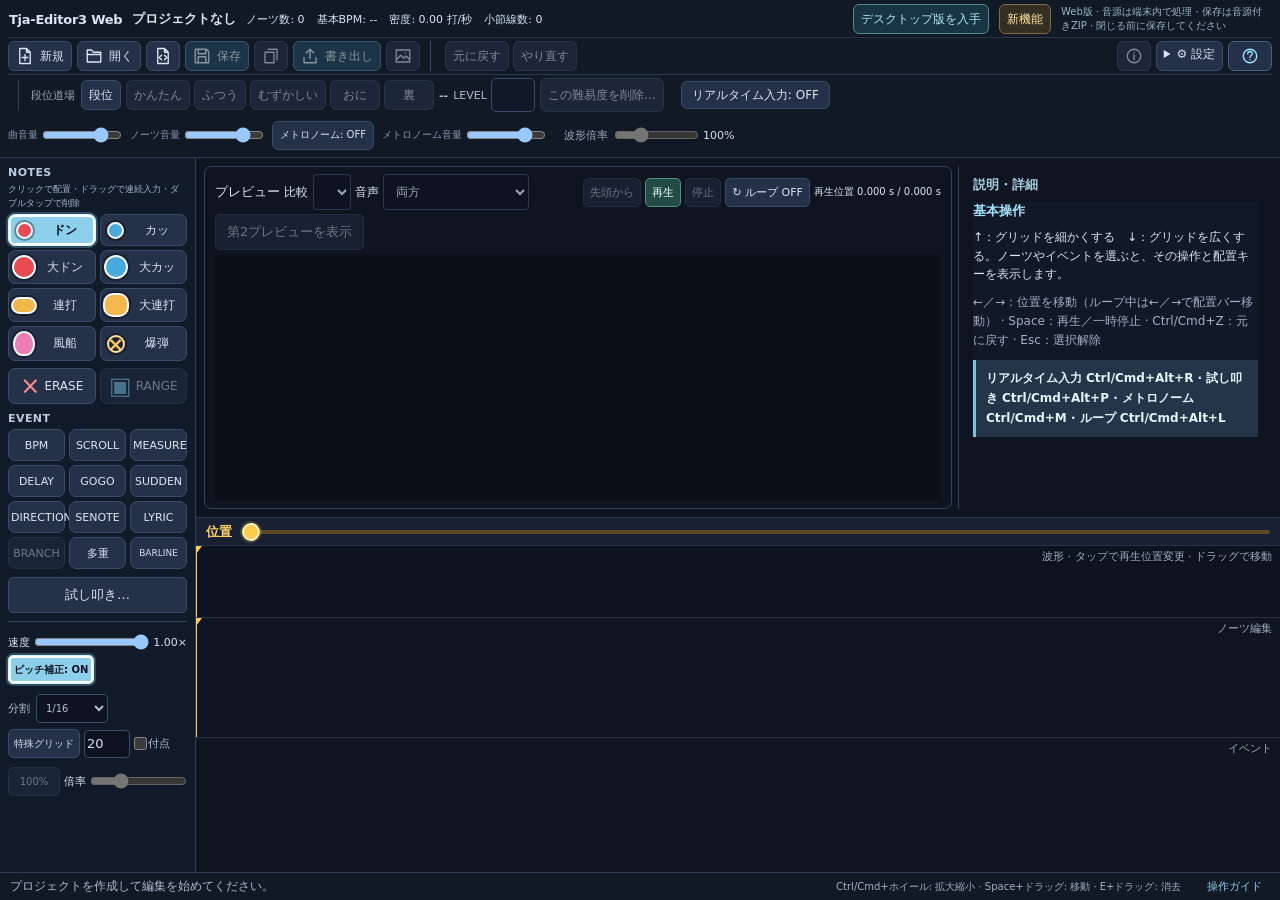
<file: docs/index.html>
<!doctype html>
<html lang="ja" class="web-app">
<head>
  <meta charset="UTF-8">
  <meta name="viewport" content="width=device-width, initial-scale=1.0, viewport-fit=cover">
  <meta http-equiv="Content-Security-Policy" content="default-src 'self'; script-src 'self' 'wasm-unsafe-eval'; connect-src 'self' data:; worker-src 'self' blob:; style-src 'self'; img-src 'self' data:; media-src 'self' blob:">
  <title>Tja-Editor3 Web版｜無料TJA譜面エディターをブラウザーで使う</title>
  <meta name="description" content="インストール不要。Tja-Editor3 Web版を開いて、そのままTJA譜面の作成・編集を始められます。自動採譜・下位譜面生成・ループ再生・多重スクロール・譜面分岐・音源編集・MP4撮影に対応。しんてぃ開発の無料エディターです。">
  <meta name="robots" content="index, follow">
  <meta name="author" content="しんてぃ">
  <meta property="og:title" content="Tja-Editor3 Web版｜無料TJA譜面エディターをブラウザーで使う">
  <meta property="og:description" content="インストール不要。Tja-Editor3 Web版を開いて、そのままTJA譜面の作成・編集を始められます。自動採譜・下位譜面生成・ループ再生・多重スクロール・譜面分岐・音源編集・MP4撮影に対応。しんてぃ開発の無料エディターです。">
  <meta property="og:type" content="website">
  <meta property="og:url" content="https://sinty0506.github.io/Tja-editor-releases/">
  <meta property="og:site_name" content="Tja-Editor3 Web">
  <meta property="og:locale" content="ja_JP">
  <meta name="twitter:card" content="summary">
  <meta name="twitter:title" content="Tja-Editor3 Web版｜無料TJA譜面エディターをブラウザーで使う">
  <meta name="twitter:description" content="インストール不要。Tja-Editor3 Web版を開いて、そのままTJA譜面の作成・編集を始められます。自動採譜・下位譜面生成・ループ再生・多重スクロール・譜面分岐・音源編集・MP4撮影に対応。しんてぃ開発の無料エディターです。">
  <link rel="canonical" href="https://sinty0506.github.io/Tja-editor-releases/">
  <script src="desktop-theme-init.js"></script>
  <link rel="stylesheet" href="styles.css">
  <link rel="stylesheet" href="desktop-light.css">
  <link rel="stylesheet" href="desktop-editing.css">
  <link rel="stylesheet" href="fonts/snack-pixel.css"><link rel="stylesheet" href="web.css">
<script type="application/ld+json">{"@context":"https://schema.org","@type":"WebApplication","name":"Tja-Editor3 Web版","alternateName":["Tja-Editor3","TJA Editor"],"url":"https://sinty0506.github.io/Tja-editor-releases/","applicationCategory":"MultimediaApplication","operatingSystem":"Web browser","description":"インストール不要。Tja-Editor3 Web版を開いて、そのままTJA譜面の作成・編集を始められます。自動採譜・下位譜面生成・ループ再生・多重スクロール・譜面分岐・音源編集・MP4撮影に対応。しんてぃ開発の無料エディターです。","isAccessibleForFree":true,"inLanguage":"ja","dateModified":"2026-11-19","author":{"@type":"Person","name":"しんてぃ"},"offers":{"@type":"Offer","price":"0","priceCurrency":"JPY"}}</script>
<link rel="icon" href="favicon.svg"></head>
<body>
  <dialog id="demo-dialog" class="assist-dialog">
    <h2>DEMOSTART / 試聴開始</h2>
    <label>秒数 <input id="demo-seconds" type="number" min="0" step="0.001" value="0"> 秒</label>
    <button id="demo-here" type="button">現在の再生位置</button>
    <div class="assist-controls"><label>ゴーゴー <select id="demo-gogo"></select></label>
      <select id="demo-shift" aria-label="ゴーゴーからの位置"><option value="0">ぴったり</option><option value="-1">1小節前</option><option value="1">1小節後</option></select>
      <button id="demo-use-gogo" type="button">秒数に反映</button>
    </div>
    <p id="demo-error" class="error"></p>
    <div class="assist-controls"><button id="demo-apply" type="button">DEMOSTARTに設定</button><button id="demo-audition" type="button">▶ 試聴</button><button id="demo-pause" type="button">一時停止</button><button id="demo-close" type="button">閉じる</button></div>
  </dialog>
  <dialog id="analysis-dialog" class="assist-dialog">
    <h2>自動BPM・OFFSET / 無音カット</h2>
    <p>曲の一定BPMとOFFSETを推定できます。解析結果を確認してから適用してください。</p>
    <fieldset class="workflow-card"><legend>1. 音源を解析する</legend>
    <div class="assist-controls"><label>テンポの目安 <select id="analysis-tempo-range"><option value="auto">自動（45～600）</option><option value="slow">ゆっくり（45～110）</option><option value="standard">普通（80～180）</option><option value="fast">速い（160～600）</option></select></label></div>
    <div class="assist-controls"><button id="analysis-detect" type="button">BPM・OFFSETを解析</button></div>
    
    <p id="analysis-result" role="status"></p>
    </fieldset>
    <fieldset class="workflow-card"><legend>2. 候補を確認して適用する</legend>
    <div class="assist-controls"><label>BPM <input id="analysis-bpm" type="number" min="0.001" step="0.001"></label><button id="analysis-half" type="button">½倍</button><button id="analysis-double" type="button">2倍</button><button id="analysis-bpm-apply" type="button">BPMを適用</button></div>
    <div class="assist-controls"><label>ほかの候補 <select id="analysis-candidates" aria-label="BPM候補"></select></label></div>
    <p>「BPMを適用」はOFFSET・ノーツ時刻を保持します。一致度は目安です。候補や½倍／2倍で拍の取り方を選び、試聴で確認してください。</p>
    <div class="assist-controls"><label>OFFSET <input id="analysis-offset" type="number" step="0.001"></label><button id="analysis-offset-detect" type="button">このBPMでOFFSET推定</button><button id="analysis-apply" type="button">BPM・OFFSETを適用</button></div>
    </fieldset>
    
    
    <fieldset class="workflow-card"><legend>前後の無音を整える</legend>
    <button id="analysis-trim" type="button">前後の完全な無音を自動カット</button>
    <p>全チャンネルが完全に0の部分のみ。静かな音・残響は残します。譜面と音の対応も維持し、Ctrl+Zで戻せます。</p>
    </fieldset>
    <div class="dialog-actions"><button id="analysis-close" type="button">閉じる</button></div>
  </dialog>
  <header class="toolbar">
    <div id="mobile-tools-toggle" class="mobile-only mobile-tools-toggle" role="button" tabindex="0" aria-controls="tool-palette" aria-expanded="false">ツール</div>
    <div class="toolbar-row" aria-label="ファイルと編集">
    <div class="toolbar-group" aria-label="プロジェクトファイル">
    <button id="new-project" data-compact-label="新規">新規プロジェクト</button>
    <button id="open-project" type="button">開く…</button>
    <button id="open-tja" type="button" data-compact-label="TJA">TJAを開く…</button>
    <button id="save-project" type="button" title="保存 (Ctrl/Cmd+S)" disabled>保存</button>
    <button id="save-project-as" type="button" title="名前を付けて保存…" data-compact-label="別名" disabled>別名保存…</button>
    <button id="export-project" type="button" title="TJA・OGGを書き出す（フォルダー／ZIPを選択）" data-compact-label="出力" disabled>書き出し…</button>
    <button id="export-chart-image" type="button" title="TJA Tools形式の譜面画像をPNGで保存" data-compact-label="画像" disabled>譜面画像…</button>
    <button id="record-video" type="button" title="撮影ウィンドウでジャケットを選び、オート演奏を動画にする（1080p / 60fps）" data-compact-label="撮影" disabled>撮影…</button>
    </div>
    <div class="toolbar-group" aria-label="編集">
    <details id="settings-menu" class="edit-menu">
      <summary>⚙ 設定</summary>
      <div class="edit-menu-items">
        <button id="open-key-config" type="button">キー設定（カスタマイズ）…</button>
        <button id="open-shortcut-settings" type="button">ショートカット（カスタマイズ）…</button>
        <button id="open-preview-sound-settings" type="button">プレビュー効果音…</button>
        <button id="open-score-settings" type="button">スコア設定…</button>
        <button id="open-analysis" type="button">自動BPM・OFFSET・無音カット…</button>
        
      </div>
    </details>
    <button id="open-audio-editor" type="button" data-compact-label="音源" disabled>音源編集</button>
    <button id="open-auto-chart" type="button" data-compact-label="採譜" title="自動採譜：選択範囲または曲全体からドン・カッを生成" disabled>自動採譜</button>
    <button id="open-help" class="toolbar-help" type="button" title="操作ガイドを開く (F1)" aria-label="操作ガイドを開く">?</button>
    </div>
    </div>
    <div class="toolbar-row navigation-row" aria-label="ツール・難易度・履歴">
    <span class="dan-group"><span class="dan-group-label">段位道場</span><button id="open-dan-editor" type="button" title="段位道場を作成">段位</button></span>
    <nav id="difficulty-tabs" class="difficulty-tabs" aria-label="編集する難易度"></nav>
    <div class="toolbar-group course-controls" aria-label="編集中の難易度設定">
      <strong id="current-course-label">--</strong>
      <label><span class="course-level-label">LEVEL</span><input id="course-level" type="number" min="1" step="1" inputmode="numeric" aria-label="編集中の難易度のLEVEL" disabled></label>
      <button id="delete-course" type="button" data-compact-label="削除" disabled>この難易度を削除…</button>
      <button id="generate-lower-courses" type="button" data-compact-label="下位生成" disabled>下位譜面を生成…</button>
    </div>
    <div class="toolbar-group history-controls" aria-label="編集履歴">
    <button id="undo" type="button" title="Undo (Ctrl+Z)" data-compact-label="戻す" disabled>元に戻す</button>
    <button id="redo" type="button" title="Redo (Ctrl+Shift+Z)" data-compact-label="進む" disabled>やり直す</button>
    </div>
    </div>
  </header>

  <button id="mobile-palette-scrim" class="mobile-only mobile-palette-scrim" type="button" aria-label="ツールパネルを閉じる" tabindex="-1"></button>
  <aside id="tool-palette" class="tool-palette" aria-label="編集ツール">
    <div class="palette-primary">
    <section id="project-info-panel" class="palette-project-info" aria-labelledby="project-info-heading">
      <h2 id="project-info-heading">SONG INFO</h2>
      <form id="project-info-form">
        <label>曲名 <input id="project-info-title" required disabled></label>
        <label>サブタイトル <input id="project-info-subtitle" disabled></label>
        <label>ジャンル <select id="project-info-genre" aria-label="プロジェクトのジャンル" disabled></select></label>
        <label>基本BPM <input id="project-info-bpm" type="number" min="0.001" step="any" required disabled></label>
        <label>OFFSET <input id="project-info-offset" type="number" step="any" required disabled></label>
      <label>レベル <input id="project-info-level" type="number" min="1" step="1" required disabled></label>
        <p id="project-info-error" class="error"></p>
        <button id="edit-project-info" type="submit" disabled>変更を適用</button>
      </form>
    </section>

    <section>
      <h2>NOTES</h2>
      <nav class="palette-grid note-tools" aria-label="ノーツツール">
        <button type="button" data-note-tool="smallDon" aria-pressed="true" title="小ドン"><span class="note-icon don small" aria-hidden="true"></span><span>ドン</span></button>
        <button type="button" data-note-tool="smallKa" aria-pressed="false" title="小カッ"><span class="note-icon ka small" aria-hidden="true"></span><span>カッ</span></button>
        <button type="button" data-note-tool="bigDon" aria-pressed="false" title="大ドン"><span class="note-icon don big" aria-hidden="true"></span><span>大ドン</span></button>
        <button type="button" data-note-tool="bigKa" aria-pressed="false" title="大カッ"><span class="note-icon ka big" aria-hidden="true"></span><span>大カッ</span></button>
        <button type="button" data-note-tool="smallRoll" aria-pressed="false" title="小連打"><span class="note-icon roll small" aria-hidden="true"></span><span>連打</span></button>
        <button type="button" data-note-tool="bigRoll" aria-pressed="false" title="大連打"><span class="note-icon roll big" aria-hidden="true"></span><span>大連打</span></button>
        <button type="button" data-note-tool="balloon" aria-pressed="false" title="風船"><span class="note-icon balloon" aria-hidden="true"></span><span>風船</span></button>
        <button type="button" data-note-tool="bomb" aria-pressed="false" title="爆弾音符 (C)"><span class="note-icon bomb" aria-hidden="true">×</span><span>爆弾</span></button>
        <button id="step-rest" type="button" title="空白送り (O)" disabled hidden><span class="tool-symbol" aria-hidden="true">−</span><span>空白</span></button>
      </nav>
      <nav class="palette-grid selection-tools" aria-label="選択・消去ツール">
        <button id="erase-tool" type="button" aria-pressed="false" title="ノーツ・EVENT・小節線を消去（タッチ・ペン対応、Eキーと同じ）"><span class="tool-symbol" aria-hidden="true">×</span><span>ERASE</span></button>
        <button id="range-tool" type="button" aria-pressed="false" title="ドラッグで範囲選択。左右端で長さを調整、中央上で内部ノーツを移動。表示の端に近づけると自動スクロール"><span class="tool-symbol" aria-hidden="true">▣</span><span>RANGE</span></button>
      </nav>
      <input id="balloon-count" type="hidden" value="1">
    </section>
    <section>
      <h2>EVENT</h2>
      <nav class="palette-grid event-tools" aria-label="EVENTツール">
        <button type="button" data-event-tool="bpmChange" aria-pressed="false">BPM</button>
        <button type="button" data-event-tool="scrollChange" aria-pressed="false">SCROLL</button>
        <button type="button" data-event-tool="measureChange" aria-pressed="false">MEASURE</button>
        <button type="button" data-event-tool="delay" aria-pressed="false">DELAY</button>
        <button type="button" data-event-tool="gogo" aria-pressed="false">GOGO</button>
        <button type="button" data-event-tool="sudden" aria-pressed="false">SUDDEN</button>
        <button type="button" data-event-tool="direction" aria-pressed="false">DIRECTION</button>
        <button type="button" data-event-tool="senoteChange" aria-pressed="false">SENOTE</button>
        <button type="button" data-event-tool="lyric" aria-pressed="false">LYRIC</button>
        <button id="open-branch-editor" type="button" aria-pressed="false" disabled>BRANCH</button>
      </nav>
    </section>
    <section>
      <button id="barline-tool" class="palette-wide" type="button" aria-pressed="false"><span class="barline-icon" aria-hidden="true"></span><span>BARLINE</span></button>
    </section>
    </div>
    <section id="tool-help-panel" class="tool-detail-panel" aria-label="選択したツールの機能と使い方" aria-live="polite" data-tool="basic">
      <h2 id="tool-help-title">基本操作</h2>
      <p id="tool-help-description">↑／↓でグリッドを変更、←／→で位置を移動します。</p>
      <p id="tool-help-usage">Spaceで再生／一時停止。ノーツやイベントを選ぶと配置キーを表示します。</p>
      <p id="tool-help-keys"></p>
      <label class="export-bomb-setting" id="export-bomb-setting" hidden>爆弾を書き出しに反映
        <input id="export-include-bombs" type="checkbox" checked>
      </label>
      <div id="scroll-detail-panel" hidden aria-label="SCROLLの詳細設定">
        <label>配置する種類<select id="scroll-detail-choice" aria-label="SCROLLの種類"></select></label>
      </div>
      <div id="editor-tool-detail" hidden></div>
    </section>
  </aside>

  <section id="audio-editor-view" class="audio-editor-view" hidden aria-label="音源編集">
    <header class="audio-editor-header">
      <button id="audio-editor-back" type="button">← 変更せず戻る</button>
      <h1>音源編集</h1>
      <output id="audio-editor-time">再生位置 0.000 s / 0.000 s</output>
    </header>
    <div class="audio-editor-overview-group">
      <strong title="Overview">曲全体</strong>
      <div class="audio-editor-overview-wrap">
        <canvas id="audio-editor-overview" aria-label="曲全体のOverview波形。クリックでSeek、表示範囲をドラッグしてDetailを移動"></canvas>
      </div>
    </div>
    <div class="audio-detail-toolbar" aria-label="Detail波形の横方向倍率">
      <strong title="Detail">拡大表示</strong>
      <button id="audio-detail-zoom-out" type="button" aria-label="Detailを縮小">−</button>
      <input id="audio-detail-zoom" type="range" min="1" max="64" step="1" value="1" aria-label="Detail横方向倍率">
      <output id="audio-detail-zoom-readout">1×</output>
      <button id="audio-detail-zoom-in" type="button" aria-label="Detailを拡大">＋</button>
    </div>
    <div class="audio-editor-waveform-wrap">
      <canvas id="audio-editor-waveform" aria-label="拡大可能なDetail波形、Cut選択、FadeとCrossfade"></canvas>
    </div>
    <input id="audio-detail-pan" class="audio-detail-pan" type="range" min="0" max="0" step="0.001" value="0" aria-label="Detail表示位置">
    <div class="audio-cut-actions">
      <div class="audio-selection-shortcuts"><button id="audio-selection-all" type="button" title="現在のトリム開始から終了までを選択">全体を選択</button><button id="audio-selection-clear" type="button" disabled>選択解除</button><button id="audio-selection-zoom" type="button" disabled>選択範囲を拡大</button></div>
      <output id="audio-cut-selection">Cut範囲を波形上でドラッグして選択</output>
      <label>開始 <input id="audio-selection-start" type="number" min="0" step="0.001" inputmode="decimal"> s</label>
      <button id="audio-selection-start-here" type="button">選択開始をここに</button>
      <label>終了 <input id="audio-selection-end" type="number" min="0" step="0.001" inputmode="decimal"> s</label>
      <button id="audio-selection-end-here" type="button">選択終了をここに</button>
      <details class="audio-selection-fine"><summary>境界を微調整（Shiftで1ms）</summary>
        <button id="audio-selection-start-back" type="button" title="-10ms（Shift: -1ms）">開始 −10ms</button><button id="audio-selection-start-forward" type="button" title="+10ms（Shift: +1ms）">開始 ＋10ms</button>
        <button id="audio-selection-end-back" type="button" title="-10ms（Shift: -1ms）">終了 −10ms</button><button id="audio-selection-end-forward" type="button" title="+10ms（Shift: +1ms）">終了 ＋10ms</button>
      </details>
      <button id="audio-selection-play" type="button" disabled>選択範囲を再生</button>
      <button id="audio-cut-selection-apply" type="button" disabled>選択区間をカット</button>
    </div>
    <div id="audio-cut-list" class="audio-cut-list" aria-label="途中Cut一覧"></div>
    <section id="audio-cut-inspector" class="audio-cut-inspector" hidden aria-label="選択したCutの設定">
      <strong id="audio-cut-inspector-title">Cut</strong>
      <label>Cut開始 <span><input id="selected-cut-start" type="number" min="0" step="0.001" inputmode="decimal"> s</span></label>
      <label>Cut終了 <span><input id="selected-cut-end" type="number" min="0" step="0.001" inputmode="decimal"> s</span></label>
      <label>削除時間 <output id="selected-cut-duration">0.000 s</output></label>
      <label>Crossfade <button id="selected-cut-crossfade-toggle" type="button" aria-pressed="true">ON</button></label>
      <label>Crossfade長 <span><input id="selected-cut-crossfade-ms" type="number" min="0" max="1000" step="1" inputmode="numeric"> ms</span></label>
    </section>
    <input id="audio-editor-position" class="audio-editor-position" type="range" min="0" max="1" step="0.001" value="0" aria-label="音源編集の再生位置">
    <div class="audio-editor-transport">
      <button id="audio-editor-play" type="button">▶ 再生</button>
      <button id="audio-editor-stop" type="button">■ 停止</button>
      <button id="audio-editor-undo" type="button" disabled>元に戻す</button>
      <button id="audio-editor-redo" type="button" disabled>やり直す</button>
      <span class="audio-editor-key-help">Space: 再生 / 一時停止</span>
      <label class="compact-check"><input id="audio-loop-selection" type="checkbox">選択範囲をループ</label>
      <button id="audio-compare-original" type="button">原音を比較試聴</button>
    </div>
    <nav class="audio-panel-nav" aria-label="音源編集の操作"><button type="button" data-audio-tab="trim" aria-pressed="true">カット・フェード</button><button type="button" data-audio-tab="sound" aria-pressed="false">テンポ・音程・EQ</button><button type="button" data-audio-tab="mix" aria-pressed="false">曲の接続</button></nav>
    <section id="audio-dj-panel" class="audio-dj-panel" hidden>
      <article class="audio-tool-card"><h2>テンポ・音程</h2>
        <label>テンポ <input id="audio-dj-tempo" type="range" min="50" max="200" step="1" value="100"><output id="audio-dj-tempo-value">100%</output></label>
        <label>目標BPM <input id="audio-dj-target-bpm" type="number" min="1" step="any" value="120"></label><button id="audio-dj-set-bpm" type="button">BPMからテンポを設定</button>
        <label>音程 <input id="audio-dj-pitch" type="range" min="-12" max="12" step="0.5" value="0"><output id="audio-dj-pitch-value">0 半音</output></label>
        <p>テンポと音程を個別に調整し、試聴と書き出しに反映します。テンポを変えると音源の長さも変わります。</p>
      </article>
      <article class="audio-tool-card"><h2>イコライザー・音量</h2>
        <label>プリセット <select id="audio-dj-preset"><option value="flat">フラット</option><option value="bass">低音を強調</option><option value="vocal">ボーカルを前へ</option><option value="bright">高音を明るく</option></select></label>
        <label>低域 <input id="audio-dj-low" type="range" min="-12" max="12" step="0.5" value="0"><output id="audio-dj-low-value">0 dB</output></label>
        <label>中域 <input id="audio-dj-mid" type="range" min="-12" max="12" step="0.5" value="0"><output id="audio-dj-mid-value">0 dB</output></label>
        <label>高域 <input id="audio-dj-high" type="range" min="-12" max="12" step="0.5" value="0"><output id="audio-dj-high-value">0 dB</output></label>
        <label class="compact-check"><input id="audio-dj-normalize" type="checkbox">最大音量を自動調整（ピーク −1 dB）</label>
        <button id="audio-dj-reset" type="button">テンポ・音程・EQをリセット</button>
      </article>
      <output id="audio-dj-status" aria-live="polite"></output>
    </section>
    <section id="audio-mix-panel" class="audio-dj-panel" hidden>
      <article class="audio-tool-card"><h2>次の曲をつなぐ</h2><button id="audio-mix-choose" type="button">追加する音源を選択</button><output id="audio-mix-name">未選択</output>
        <label>使用開始 <input id="audio-mix-start" type="number" min="0" step="0.001" value="0"> 秒</label><label>使用終了 <input id="audio-mix-end" type="number" min="0" step="0.001" value="0"> 秒</label>
        <label>追加曲のBPM <input id="audio-mix-bpm" type="number" min="1" step="any" value="120"></label><button id="audio-mix-match" type="button">編集中のBPMに合わせる</button>
        <label>追加曲のテンポ <input id="audio-mix-tempo" type="number" min="0.5" max="2" step="0.01" value="1"> 倍</label>
      </article>
      <article class="audio-tool-card"><h2>つなぎ方</h2><label>クロスフェード <input id="audio-mix-crossfade" type="number" min="0" max="30" step="0.1" value="2"> 秒</label>
        <label>カーブ <select id="audio-mix-curve"><option value="equalPower">音量感を保つ</option><option value="linear">直線で切り替え</option></select></label>
        <canvas id="audio-mix-curve-preview" width="460" height="100" aria-label="2曲の音量カーブ"></canvas>
        <button id="audio-mix-audition" type="button" disabled>つなぎを試聴</button><button id="audio-mix-apply" type="button" disabled>接続して音源に適用</button>
        <p>編集中の音源の末尾に追加します。元ファイルを残して新しいWAVを作り、1回の元に戻す操作で接続前へ戻せます。</p>
      </article><output id="audio-mix-status" aria-live="polite"></output>
    </section>
    <div class="audio-editor-settings">
      <label>トリム開始 <span><input id="audio-trim-start" type="number" min="0" step="0.001" inputmode="decimal"> s</span></label>
      <label>トリム終了 <span><input id="audio-trim-end" type="number" min="0" step="0.001" inputmode="decimal"> s</span></label>
      <label>音量 <span class="audio-gain-row"><input id="audio-edit-gain" type="range" min="0" max="1000" step="1" value="100"><output id="audio-edit-gain-readout">100%</output></span></label>
      <label>小さい音源を程よい大きさに <button id="audio-edit-auto-gain" hidden inert aria-hidden="true" type="button">音量を上げる</button></label>
      <label>フェードイン <span><input id="audio-fade-in" type="number" min="0" step="0.001" inputmode="decimal"> s</span></label>
      <label>フェードアウト <span><input id="audio-fade-out" type="number" min="0" step="0.001" inputmode="decimal"> s</span></label>
      <label>カット境界をなめらかにする <button id="audio-edge-fade-toggle" type="button" aria-pressed="true">ON</button></label>
      <label>境界のフェード長 <span><input id="audio-edge-fade-ms" type="number" min="0" max="1000" step="1" inputmode="numeric"> ms</span></label>
      <p id="audio-editor-error" class="error"></p>
    </div>
    <div class="audio-editor-actions">
      <button id="audio-editor-cancel" type="button">キャンセル</button>
      <button id="audio-editor-apply" type="button">変更を適用して戻る</button>
    </div>
  </section>

  <main>
    <section class="preview"><div class="preview-header"><button class="fold">▾ プレビュー</button>
        <label id="branch-preview-controls" hidden>分岐Preview <select id="branch-preview-route"><option value="normal">Normal</option><option value="expert">Expert</option><option value="master">Master</option><option value="all">3譜面同時</option></select></label>
      <output id="branch-edit-state" hidden>共通譜面を編集中</output>
      <label>比較 <select id="compare-difficulty" aria-label="比較用難易度"></select></label>
      <label class="comparison-audio-control" title="曲は共通で再生し、プレビューの打音を切り替えます">音声 <select id="compare-audio" aria-label="比較プレビューの音声" disabled><option value="both">両方</option><option value="split">上：右耳／下：左耳</option><option value="first">1つ目のみ</option></select></label>
      <button id="compare-preview-toggle" type="button" aria-pressed="false">2つ目を表示</button>
      <small>左右の暗部は実機表示範囲外の目安（スキン差あり）</small>
      <div class="project-summary" aria-label="プロジェクト状態">
        <span id="extension-target" hidden>対象: OpenTaiko v0.6.0.108</span>
        <span id="project-title">プロジェクトなし</span>
        <output id="dirty-indicator" class="dirty-indicator" aria-live="polite"></output>
      </div>
      </div>
      <div class="preview-stage">
        <canvas id="preview-timeline" aria-label="譜面プレビュー：音符・小節線・GOGO"></canvas>
      </div>
      <div id="compare-preview-stage" class="preview-stage compare-preview-stage" hidden>
        <span id="compare-preview-label">比較・編集不可</span>
        <canvas id="compare-preview-timeline" aria-label="別難易度の比較プレビュー（編集不可）"></canvas>
      </div>
    </section>
    <section class="offset-panel" aria-label="OFFSET調整とプレビュー音声">
      <div class="offset-audio-row">
        <strong>OFFSET</strong>
        <button id="offset-minus" type="button" title="-10ms (Shift: -1ms)">−10ms</button>
        <input id="offset-value" type="number" step="0.001" inputmode="decimal" aria-label="OFFSET（秒）">
        <button id="offset-plus" type="button" title="+10ms (Shift: +1ms)">+10ms</button>
        <div class="preview-audio-controls" aria-label="プレビュー音量">
          <label class="volume-control">曲音量<input id="preview-song-volume" type="range" min="0" max="1" step="0.01" value="0.8" aria-label="曲の音量"></label>
          <label class="volume-control">ノーツ音量<input id="preview-note-volume" type="range" min="0" max="1" step="0.01" value="0.8" aria-label="ノーツ効果音の音量"></label>
          <button id="metronome-toggle" type="button" aria-pressed="false">メトロノーム: OFF</button>
          <label class="volume-control">メトロノーム音量<input id="metronome-volume" type="range" min="0" max="1" step="0.01" value="0.8" aria-label="メトロノーム音量"></label>
        </div>
      </div>
      <div class="barline-origin-controls assist-controls" aria-label="小節の頭の調整"><strong>小節の頭</strong><button id="barline-head-earlier" type="button" title="先頭のBPMの四分音符1拍分、小節線を前へ">1拍前へ</button><button id="barline-head-later" type="button" title="先頭のBPMの四分音符1拍分、小節線を後ろへ">1拍後ろへ</button><span>ノーツは動かしません</span></div>
      <div class="chart-readouts" aria-label="譜面情報">
        <output id="note-count">ノーツ数: 0</output>
        <output id="measure-count">小節数: 0</output>
        <output id="note-density" title="（打音数−1）÷最初の打音から最後の打音までの秒数。風船と連打は除外">密度: 0.00 打/秒</output>
        <output id="base-bpm-display">基本BPM: --</output>
      </div>
      <div class="assist-controls">
        <label title="曲の再生速度">速度 <input id="playback-rate" type="range" min="0.5" max="1" step="0.05" value="1"><output id="playback-rate-value">1.00×</output></label>
        <button id="open-demo-start" type="button">DEMOSTART / 試聴…</button>
        <button id="playback-preserve-pitch" type="button" aria-pressed="true">ピッチ補正: ON</button>
        <button id="practice-toggle" type="button" aria-pressed="false">試し叩き…</button>
      </div>
      <details id="realtime-input-section" class="realtime-input-section" open>
      <summary id="realtime-controls-fold">リアルタイム入力 <output id="realtime-input-state">OFF</output></summary>
      <div class="realtime-input-controls" aria-label="リアルタイム入力">
        <button id="realtime-input-toggle" type="button" aria-pressed="false">リアルタイム入力: OFF</button>
        <label>入力遅延補正
          <input id="realtime-input-latency" type="number" min="-200" max="200" step="1" value="0" inputmode="numeric" aria-label="リアルタイム入力遅延補正（ミリ秒）">
          <span>ms（+ = 早める）</span>
        </label>
        <span id="realtime-key-help" class="realtime-key-help">V = 左カッ · B = 左ドン · 、 = 右ドン · 。 = 右カッ</span>
      </div>
      </details>
    </section>
    <section class="timeline-toolbar" aria-label="タイムラインの再生、グリッド、拡大縮小">
      <button id="play-from-start" type="button" title="譜面先頭へ戻す（再生しません）">先頭から</button>
      <button id="play">再生</button>
      <button id="stop" type="button">停止</button>
      <button id="loop-toggle" type="button" aria-pressed="false" aria-controls="loop-details" title="ループ再生と設定">↻ ループ OFF</button>
      <output id="time-readout">再生位置 0.000 s / 0.000 s</output>
      <div class="timeline-grid-controls" aria-label="ノーツグリッド設定">
        <label class="grid-division">分割
          <select id="grid-division" aria-label="グリッド分割数">
            <option value="3">1/3</option><option value="4">1/4</option><option value="6">1/6</option>
            <option value="8">1/8</option><option value="12">1/12</option><option value="16" selected>1/16</option>
            <option value="24">1/24</option><option value="32">1/32</option><option value="48">1/48</option>
          </select>
        </label>
        <div class="grid-width-buttons" aria-label="グリッド幅を変更"><button id="grid-finer" type="button" title="グリッドを細かくする（↑）" aria-label="グリッドを細かくする" disabled>↑</button><button id="grid-coarser" type="button" title="グリッドを広くする（↓）" aria-label="グリッドを広くする" disabled>↓</button></div>
        <details id="special-grid-tools" class="special-grid-tools">
          <summary id="special-grid-summary">特殊グリッド</summary>
          <div class="special-grid-panel">
            <label>分割 <select id="special-grid-preset" aria-label="特殊グリッド"><option value="off">通常グリッド</option><option value="14">1/14</option><option value="20">1/20</option><option value="custom">数値で指定</option></select></label>
            <label>何分音符 <input id="special-grid-division" type="number" min="1" step="1" value="20" aria-label="特殊グリッドの分割数">分</label>
            <label><input id="special-grid-dotted" type="checkbox">付点（間隔を1.5倍）</label>
            <button id="special-grid-apply" type="button">現在位置から適用</button>
            <output id="special-grid-range">適用範囲：現在位置の小節から4小節分</output>
            <p>分割数を入力すると、現在位置の小節から4小節先の小節線まで適用します。その範囲外は通常グリッドです。</p>
          </div>
        </details>
      </div>
      <div class="timeline-controls" aria-label="タイムラインの移動">
        <button id="zoom-out" type="button" aria-label="縮小" title="縮小">−</button>
        <button id="zoom-reset" type="button" aria-label="表示倍率を100%に戻す" title="表示倍率を100%に戻す">100%</button>
        <button id="zoom-in" type="button" aria-label="拡大" title="拡大">＋</button>
        <label class="zoom-slider-label">倍率
          <input id="zoom-slider" type="range" min="20" max="300" step="1" value="100" aria-label="タイムライン表示倍率">
        </label>
      </div>
      <div class="waveform-scale-controls" aria-label="波形の縦表示倍率">
        <button id="waveform-scale-down" type="button" aria-label="波形倍率を下げる">−</button>
        <label>波形倍率
          <input id="waveform-scale" type="range" min="25" max="300" step="5" value="100" aria-label="波形の縦表示倍率">
        </label>
        <button id="waveform-scale-up" type="button" aria-label="波形倍率を上げる">＋</button>
        <output id="waveform-scale-readout">100%</output>
      </div>
      <span id="shortcut-help" class="shortcut-help">Ctrl/Cmd+ホイール: 拡大縮小 · Space+ドラッグ: 移動 · E+ドラッグ: 消去</span>
    </section>
    <section class="playback-position" aria-label="位置">
      <label class="position-control playback-position-control">位置
        <input id="playback-position" type="range" min="0" max="1" step="0.001" value="0" aria-label="再生・タイムライン位置">
      </label>
    </section>
    <section class="timeline-lane waveform-lane" data-lane="waveform">
      <span class="lane-title">波形 · タップで再生位置変更 · ドラッグで移動</span>
      <canvas id="waveform-timeline" aria-label="波形タイムライン"></canvas>
    </section>
    <section class="timeline-lane note-lane" data-lane="note">
      <span class="lane-title">ノーツ編集</span>
      <canvas id="timeline" aria-label="ノーツ編集と小節番号"></canvas>
    </section>
    <section class="event-lane timeline-lane" data-lane="event">
      <span class="lane-title">イベント</span>
      <canvas id="event-timeline" aria-label="EVENT編集タイムライン"></canvas>
      <form id="event-inline-editor" class="event-inline-editor" hidden>
        <strong id="event-inline-label">EVENT</strong>
        <select id="event-scroll-mode" aria-label="スクロールモード" hidden><option value="normal">NMSCROLL（通常）</option><option value="bms">BMSCROLL</option><option value="hb">HBSCROLL</option></select>
        <span id="event-jpos" hidden>
          <label>移動時間 s <input id="event-jpos-duration" type="number" min="0" step="any" value="1"></label>
          <label>横移動 px <input id="event-jpos-x" type="number" step="any" value="100"></label>
          <label>縦移動 px <input id="event-jpos-y" type="number" step="any" value="0"></label>
          <select id="event-jpos-direction" aria-label="移動方向"><option value="1">加算（右・下）</option><option value="0">反転（左・上）</option></select>
        </span>
        <span id="event-sudden" hidden>
          <label>表示開始 s <input id="event-sudden-show" type="number" step="any" value="2"></label>
          <label>移動待機 s <input id="event-sudden-move" type="number" step="any" value="1"></label>
        </span>
        <select id="event-direction" aria-label="ノーツ進行方向" hidden>
          <option value="0">0: 右から</option><option value="1">1: 上から</option><option value="2">2: 下から</option>
          <option value="3">3: 右上から</option><option value="4">4: 右下から</option><option value="5">5: 左から</option>
          <option value="6">6: 左上から</option><option value="7">7: 左下から</option>
        </select>
        <select id="event-senote" aria-label="SE表示番号" hidden>
          <option value="1">1 ドン</option><option value="2">2 ド</option><option value="3">3 コ</option><option value="4">4 カッ</option>
          <option value="5">5 カ</option><option value="6">6 ドン(大)</option><option value="7">7 カッ(大)</option><option value="8">8 連打</option>
          <option value="9">9 ー</option><option value="10">10 ーっ!!</option><option value="11">11 連打(大)</option><option value="12">12 ふうせん</option>
        </select>
        <input id="event-lyric" type="text" aria-label="歌詞" placeholder="歌詞" hidden>
        <span id="event-value-control" class="event-value-control">
          <button id="event-value-decrement" class="event-value-step" type="button" aria-label="SCROLLを減らす（3未満は0.1、3以上は1.0）" hidden>▼</button>
          <input id="event-value" type="number" step="any" aria-label="EVENTの値">
          <button id="event-value-increment" class="event-value-step" type="button" aria-label="SCROLLを増やす（3未満は0.1、3以上は1.0）" hidden>▲</button>
        </span>
        <input id="event-numerator" type="number" min="1" max="32" step="1" aria-label="拍子の分子" hidden>
        <select id="event-denominator" aria-label="拍子の分母" hidden>
          <option>1</option><option>2</option><option selected>4</option><option>8</option><option>16</option><option>32</option>
        </select>
        <button type="submit">適用</button><button id="cancel-event-inline" type="button">キャンセル</button>
      </form>
    </section>
    <section class="timeline-lane barline-lane" data-lane="barline">
      <span class="lane-title">小節線</span>
      <canvas id="barline-timeline" aria-label="小節線編集タイムライン"></canvas>
    </section>
    <section class="statusbar"><output id="edit-status" class="edit-status" aria-live="polite">プロジェクトを作成して編集を始めてください。</output></section>
    <section id="selection-popup" class="selection-popup" hidden aria-label="選択項目の編集"><div id="inspector-content"></div></section>
  </main>

  <nav id="mobile-edit-actions" class="mobile-only mobile-edit-actions" aria-label="編集操作">
    <button id="mobile-undo" type="button" disabled>戻す</button>
    <button id="mobile-redo" type="button" disabled>進む</button>
    <button id="mobile-cut" type="button" disabled>切取</button>
    <button id="mobile-copy" type="button" disabled>コピー</button>
    <button id="mobile-paste" type="button" disabled>貼付</button>
    <button id="mobile-delete" type="button" disabled>削除</button>
  </nav>

  <button id="mobile-project-info-open" class="mobile-only" type="button">曲情報</button>

  <dialog id="mobile-project-info-dialog" class="mobile-project-info-dialog">
    <div class="mobile-project-info-header"><strong>プロジェクト情報</strong><button id="mobile-project-info-close" type="button">閉じる</button></div>
    <div id="mobile-project-info-host"></div>
  </dialog>

  <dialog id="new-project-dialog">
    <form id="new-project-form">
      <h2>新規おに譜面</h2>
      <p id="new-project-settings-hint" class="new-project-settings-hint">これらの設定は作成後も変更できます。曲情報は右上の「曲情報」、拍子は「MEASURE」から調整できます。</p>
      <div class="audio-row"><button id="choose-audio" type="button" title="WAV / MP3 / Ogg Vorbis / MP4・MKV音声">音源ファイルを選ぶ…</button><span id="audio-name">音源未選択</span><small>WAV・MP3・OGG・MP4・MKVに対応</small></div>
      <div id="system-recording-row" class="system-recording-row">
        <button id="record-system-audio" type="button" aria-pressed="false">● PCの音を録音</button>
        <output id="recording-status" aria-live="polite"></output>
        <small>PCで流れている音を録音します（最大30分）。マイクは含みません。前後の完全な無音は自動カットします。</small>
      </div>
      <label>曲名 <input name="title" required></label>
      <div id="title-from-audio-row" class="title-from-audio-row"><button id="use-audio-name-as-title" type="button" disabled>ファイル名をタイトルに使う</button></div>
      <label>サブタイトル <input name="subtitle"></label>
      <label>ジャンル <select name="genre" aria-label="ジャンル"></select></label>
      <label>基本BPM <input name="bpm" type="number" min="0.001" step="any" value="120" required></label>
      <label>基本拍子 <span><input name="measureNumerator" type="number" min="1" max="32" step="1" value="4" required aria-label="基本拍子の分子"> / <select name="measureDenominator" aria-label="基本拍子の分母"><option>1</option><option>2</option><option selected>4</option><option>8</option><option>16</option><option>32</option></select></span></label>
      <label>OFFSET <input name="offset" type="number" step="0.001" value="0" required></label>
      <p id="new-project-tempo-status" role="status" aria-live="polite">音源を選ぶとBPM・OFFSETを自動設定します。</p>
      
      <label>レベル <input name="level" type="number" min="1" step="1" value="5" required></label>
      <p id="project-error" class="error"></p>
      <div class="dialog-actions"><button id="cancel-new-project" type="button">キャンセル</button><button type="submit">作成</button></div>
    </form>
  </dialog>
  <dialog id="auto-chart-dialog" class="auto-chart-dialog">
    <form id="auto-chart-form">
      <h2>自動採譜</h2>
      <p class="help-muted">音の立ち上がり・音程・リズムから生成します。最後の弱い余韻は抑え、明確な打音を優先します。生成後はそのまま反映し、Ctrl+Zで戻せます。</p>
      <p id="auto-chart-scope" class="auto-chart-scope"></p>
      <p class="help-muted">密度・音取りの中心・ドンとカッの割り当て、瞬間密度の上限、連打・風船の使用を指定できます。リズムや展開は通常、自動判断に任せます。</p>
      <div class="auto-chart-settings auto-chart-basic">
        <label>主体となるリズム <select name="rhythmBase"><option value="auto">指定なし（自動）</option><option value="straight">16分（8分）主体</option><option value="triplet">24分（12分）主体</option></select></label>
        <label>目標密度 <input name="density" type="range" min="0.5" max="12" step="0.5" value="6"><output id="auto-chart-density-value">6.0 打/秒</output></label>
        <label class="auto-nps-control">瞬間密度の上限 <input name="maxNps" type="range" min="2" max="24" step="0.5" value="8"><output id="auto-chart-max-nps-value">基本BPMの16分</output></label>
      </div>
      <div class="assist-controls auto-chart-basic"><label><input name="useRolls" type="checkbox" checked>連打を使う</label><label><input name="useBalloons" type="checkbox" checked>風船を使う</label></div>
      <fieldset class="auto-sound-mapping"><legend>拾う音と配色</legend>
        <label>キック・低音 <select name="kick"><option value="don" selected>ドン</option><option value="ka">カッ</option><option value="auto">自動</option><option value="off">拾わない</option></select></label>
        <label>スネア・中域の打音 <select name="snare"><option value="ka" selected>カッ</option><option value="don">ドン</option><option value="auto">自動</option><option value="off">拾わない</option></select></label>
        <label>ハイハット・高域の打音 <select name="hihat"><option value="ka" selected>カッ</option><option value="don">ドン</option><option value="auto">自動</option><option value="off">拾わない</option></select></label>
        <label>歌声・メロディー <select name="melody"><option value="auto" selected>前後の音程から自動</option><option value="don">ドン</option><option value="ka">カッ</option><option value="off">拾わない</option></select></label>
        <small>複合の配色を任せたい打音は「自動」を選びます。指定した音色・音程の配色を優先し、70%補正が必要な場合だけ補正します。</small>
      </fieldset>
      <p id="auto-chart-effective-summary" class="help-muted"></p>
      <details id="auto-chart-advanced-details" class="auto-chart-details">
        <summary>追加の指定 <span id="auto-chart-advanced-summary" class="auto-chart-summary-value"></span></summary>
        <p class="help-muted">狙いがある項目だけ調整してください。閉じても指定は適用されます。「すべてデフォルトに戻す」で基本項目を含めて戻せます。</p>
        <div class="concept-choice"><label>音取りの中心 <select name="conceptSource" aria-label="コンセプトの音取り" aria-describedby="conceptSource-help"></select></label><p id="conceptSource-help" class="concept-choice-help"></p></div>
      <fieldset class="auto-chart-concept"><legend>リズム・展開・配色の指定</legend>
        <div class="auto-chart-settings">

          <div class="concept-choice"><label>リズム <select name="conceptFamily" aria-label="コンセプトのリズム" aria-describedby="conceptFamily-help"></select></label><p id="conceptFamily-help" class="concept-choice-help"></p></div>
          <div class="concept-choice"><label>展開 <select name="conceptShape" aria-label="コンセプトの展開" aria-describedby="conceptShape-help"></select></label><p id="conceptShape-help" class="concept-choice-help"></p></div>
          <div class="concept-choice"><label>配色・運手 <select name="conceptPattern" aria-label="コンセプトの配色・運手" aria-describedby="conceptPattern-help"></select></label><p id="conceptPattern-help" class="concept-choice-help"></p></div>
        </div>
        <p class="help-muted">主体にしたい方針を指定します。音取りは歌や楽器の推定です。音のない位置を埋める指定ではありません。許可リズム・密度上限・固定配色は下の設定で独立して指定できます。</p>
      </fieldset>
      <details id="auto-chart-concept-details" class="auto-chart-details">
        <summary>コンセプトの詳細 <span class="auto-chart-summary-value"></span></summary>
        <div class="auto-chart-settings">
          <div class="concept-choice"><label>リズムの指定 <select name="conceptPolicy" aria-label="リズムの指定の強さ" aria-describedby="conceptPolicy-help"></select></label><p id="conceptPolicy-help" class="concept-choice-help"></p></div>
          <label>優先の強さ <input name="conceptStrength" type="range" min="0" max="100"><output data-concept-output="conceptStrength"></output></label>
          <label>フレーズ長 <input name="conceptPhraseBars" type="number" min="2" max="8" step="1">小節</label>
          <label title="生成後のコンセプト適合判定に使う比率です。">三連系の達成判定基準 <input name="conceptTripletTarget" type="range" min="0" max="100"><output data-concept-output="conceptTripletTarget"></output></label>
          <label>厳格の許可細分 <input name="conceptPermitted" type="text" placeholder="空欄は標準（例：12,24）" maxlength="40"></label>
          <div class="concept-choice"><label>細分アクセント <select name="conceptFine" aria-describedby="conceptFine-help"><option value="none">追加指定なし</option><option value="32">32分を局所的に許可</option><option value="48">48分を局所的に許可</option></select></label><p id="conceptFine-help" class="concept-choice-help"></p></div>
          <label>アクセント割合上限 <input name="conceptFineShare" type="range" min="0" max="50"><output data-concept-output="conceptFineShare"></output></label>
          <label>極短間隔の連続上限 <input name="conceptFineRun" type="number" min="1" max="8" step="1"></label>
          <label>アクセントの根拠 <select name="conceptFineEvidence"><option value="strong">明確な独立発音のみ</option><option value="normal">通常の発音根拠</option></select></label>
          <label>音取り役割の維持 <input name="conceptPersistence" type="range" min="0" max="100"><output data-concept-output="conceptPersistence"></output></label>
          <label>モチーフの変奏 <input name="conceptVariation" type="range" min="0" max="100"><output data-concept-output="conceptVariation"></output></label>
          <label>盛り上がり前の余白 <input name="conceptSpace" type="range" min="0" max="100"><output data-concept-output="conceptSpace"></output></label>
          <label>変奏のシード <input name="conceptSeed" type="number" min="0" max="4294967295" step="1"></label>
        </div>
        <p class="help-muted">「自動」は既存のリズム判別、「優先」は指定を重視、「厳格」は候補の細分を制限します。12分厳格は標準で12分主体＋24分装飾。必要な細分を既存設定で許可していない場合は生成前に知らせます。音源に合う候補がなければ疎な結果になります。</p>
        <label class="compact-check"><input name="conceptExperimental" type="checkbox">実験設定を有効にする（実聴しながら調整）</label>
        <div class="auto-chart-settings">
          <div class="concept-choice"><label>ジャンル補助 <select name="conceptGenre" aria-describedby="conceptGenre-help"><option value="none">なし</option><option value="jazzSwing">ジャズ・スウィング補助</option><option value="chiptune">チップチューン補助</option></select></label><p id="conceptGenre-help" class="concept-choice-help"></p></div>
          <label>創作ノーツ許可量 <input name="conceptAdlib" type="range" min="0" max="100"><output data-concept-output="conceptAdlib"></output></label>
        </div>
        <p class="help-muted">ジャンルを自動識別する機能ではありません。アドリブも検出した独立発音の範囲だけで選びます。未知曲での聴感・演奏感は確認が必要です。</p>
        <label class="concept-section-label">部分区間（上級者向けJSON）<textarea name="conceptSections" rows="4" maxlength="32000" aria-label="コンセプトの部分区間JSON"></textarea></label>
        <p class="help-muted">整数tick、開始順、区間の重複なし。endTickは区間に含みません。例：[{"startTick":0,"endTick":768,"override":{"sourceFocus":"selective"}}]</p>
      </details>


      <details id="auto-chart-rhythm-details" class="auto-chart-details">
        <summary>リズムと密度の上限</summary>
        <div class="auto-chart-settings">
          <label>配置グリッド <select name="grid"><option value="auto" selected>自動（許可したリズム）</option><option value="8">8分固定</option><option value="12">12分固定</option><option value="16">16分固定</option><option value="24">24分固定</option><option value="32">32分固定</option><option value="48">48分固定</option></select></label>
        </div>
        <fieldset class="auto-rhythm-options"><legend>自動判別で使用するリズム</legend>
          <div class="assist-controls"><label><input name="rhythm8" type="checkbox">8分</label><label><input name="rhythm12" type="checkbox" checked>12分</label><label><input name="rhythm16" type="checkbox" checked>16分</label><label><input name="rhythm24" type="checkbox" checked>24分</label><label><input name="rhythm32" type="checkbox">32分</label><label><input name="rhythm48" type="checkbox">48分</label></div>
          <div class="assist-controls"><button id="auto-chart-rhythm-16-24" type="button">16分＋24分だけ</button><button id="auto-chart-rhythm-12-16" type="button">12分＋16分だけ</button></div>
        </fieldset>
        <label class="compact-check"><input name="balanceColors" type="checkbox" checked>生成打音全体のドン・カッをそれぞれ70%以内に補正する</label>
        <p class="help-muted">上限を超える近接打は間引き、埋め直しはしません。既存ノーツ・連打・風船は配色比率の対象外です。打音1つでは比率を満たせません。</p>
      </details>
      <details id="auto-chart-phrase-details" class="auto-chart-details">
        <summary>複合と曲の展開</summary>
        <div class="auto-chart-settings">
          <label>複合の複雑さ <input name="complexity" type="range" min="0" max="100" value="50"><output id="auto-chart-complexity-value">50%</output></label>
          <label>反復フレーズの変奏 <input name="variation" type="range" min="0" max="100" value="20"><output id="auto-chart-variation-value">20%</output></label>
          <label>体力負荷の許容 <input name="stamina" type="range" min="0" max="100" value="50"><output id="auto-chart-stamina-value">50%</output></label>
          <label>GOGOの密度強調 <input name="gogoBoost" type="range" min="0" max="100" value="35"><output id="auto-chart-gogo-value">35%</output></label>
        </div>
        <label class="compact-check"><input name="useGogo" type="checkbox" checked>配置済みGOGOを密度設計の手掛かりにする</label>
        <label class="compact-check"><input name="kickPulse" type="checkbox" checked>キックの等間隔・4分→8分→16分などの加速を優先する</label>
        <label class="compact-check"><input name="dynamicDensity" type="checkbox" checked>曲の活動量に合わせて密度を変える</label>
        <label class="compact-check"><input name="phraseStructure" type="checkbox" checked>反復フレーズ・複合・運手を考慮して候補を比較する</label>
        <label class="compact-check"><input name="buildUpSpace" type="checkbox">盛り上がり前の弱い小節に余白を作る</label>
        <label>補助ノーツ <select name="arrangement"><option value="faithful" selected>検出した音だけから選ぶ</option><option value="hybrid">活動中の短い打音間を16分で補間する</option></select></label>
        <p class="help-muted">GOGOでも音のない場所は埋めません。低密度ではキックを規則的に間引くため、目標密度を下回る場合があります。変奏0%では同じリズムのモチーフを揃えます。</p>
      </details>
      <details id="auto-chart-expression-details" class="auto-chart-details">
        <summary>大音符・連打・音程の配色</summary>
        <div class="auto-chart-settings">
          <label>大音符の目安 <input name="bigNoteRatio" type="range" min="0" max="40" step="1" value="3"><output id="auto-chart-big-value">3%</output></label>
          <label>低音はドン <input name="lowPitchHz" type="number" min="65" max="2000" value="220"> Hz 以下</label>
          <label>高音はカッ <input name="highPitchHz" type="number" min="100" max="4000" value="880"> Hz 以上</label>
        </div>
        <p class="help-muted">大音符は周囲の発音より音圧が明確に大きい箇所から、目安の割合を上限に選びます。該当する強音がなければ増やしません。連打・風船は短い連続打音から選びます。主旋律は前後の音程で配色し、低音・高音の境界を優先します。</p>
      </details>
      <div class="auto-chart-settings auto-chart-tuning">
        <label>難易度の目安 <select name="difficulty"><option value="0">自由設定</option><option value="8">おに ★8</option><option value="9">おに ★9</option><option value="10">おに ★10</option></select></label>

        <label>メロディー重視 ↔ 伴奏重視 <input name="melodyBias" type="range" min="0" max="100" value="50" aria-label="伴奏重視度"><output id="auto-chart-melody-value">メロディー 50%／伴奏 50%</output></label>
        <label>音取り重視 ↔ 楽しさ重視 <input name="playability" type="range" min="0" max="100" value="50"><output id="auto-chart-playability-value">50%</output></label>
        <small>主旋律には歌と楽器を含みます。★は複合・負荷の生成方針の目安です。曲のLEVELや、選んだリズム・密度上限は変更しません。</small>
      </div>
      <label class="compact-check"><input name="recordDecisions" type="checkbox">候補・配色の判断を記録する（詳細解析用）</label>
      </details>
      <div class="auto-chart-apply-options">
        <label>反映方法 <select name="mode"><option value="replace">採譜範囲の打音を置き換え</option><option value="merge">既存ノーツを残して追加</option></select></label>
        <label class="compact-check"><input name="replaceLongs" type="checkbox">既存の連打・風船も作り直す（置換時）</label>
      </div>
      <details id="auto-chart-analysis" class="auto-chart-details" hidden>
        <summary>前回の生成結果・品質の目安</summary>
        <p id="auto-chart-analysis-scope" class="help-muted"></p>
        <div id="auto-chart-report"></div>
        <p id="auto-chart-diagnostics" class="help-muted"></p>
        <p class="help-muted">平均密度は生成範囲全体。最大1／2／5／10秒は各区間の打数÷秒数。P95は1秒窓・0.25秒刻みです。運手・負荷は推定です。★や楽しさを保証する評価ではありません。音を確認しながら編集してください。</p>
      </details>

      <output id="auto-chart-status" aria-live="polite"></output><p id="auto-chart-error" class="error"></p>
      <div class="dialog-actions"><button id="auto-chart-reset-all" type="button">すべてデフォルトに戻す</button><button id="auto-chart-close" type="button">閉じる</button><button id="auto-chart-cancel-analysis" type="button">解析を中止</button><button id="auto-chart-generate" type="button">曲全体を生成</button></div>
    </form>
  </dialog>
  <dialog id="audio-ready-dialog">
    <form method="dialog">
      <h2>音源の準備が完了しました</h2>
      <p>先にトリム・音量・フェードを調整できます。</p>
      <div class="dialog-actions">
        <button type="submit" value="continue">このまま譜面編集へ</button>
        <button type="submit" value="edit">音源を編集する</button>
      </div>
    </form>
  </dialog>
  <dialog id="scroll-conflict-dialog">
    <form method="dialog">
      <h2>SCROLL変更を置き換えますか？</h2>
      <p>貼り付け範囲にSCROLL変更があります。コピーしたSCROLLパターンに置き換えますか？</p>
      <div class="dialog-actions"><button type="submit" value="cancel">キャンセル</button><button type="submit" value="replace">置き換え</button></div>
    </form>
  </dialog>
  <dialog id="decision-dialog">
    <form method="dialog">
      <h2 id="decision-title">未保存の変更</h2>
      <p id="decision-message"></p>
      <p id="decision-notice" class="decision-notice" hidden><strong></strong></p>
      <div class="dialog-actions">
        <button id="decision-cancel" type="submit" value="cancel">キャンセル</button>
        <button id="decision-discard" type="submit" value="discard">保存しない</button>
        <button id="decision-save" type="submit" value="save">保存</button>
      </div>
    </form>
  </dialog>
  <dialog id="validator-dialog">
    <form method="dialog">
      <h2>書き出し前チェック</h2>
      <div id="validator-issues" class="validator-issues"></div>
      <div class="dialog-actions">
        <button type="submit" value="cancel">キャンセル</button>
        <button id="validator-continue" type="submit" value="continue">書き出しを続ける</button>
      </div>
    </form>
  </dialog>
  <dialog id="key-config-dialog" class="keyboard-settings-dialog">
    <form id="key-config-form">
      <h2>キーコンフィグ</h2>
      <p>ドン・カッ、数字入力、イベント・小節線のキーを設定します。数字入力は配置するノーツも変更できます。割当ボタンを押してから目的のキーを入力してください。</p>
      <div id="key-config-list" class="binding-list"></div>
      <p id="key-config-error" class="error"></p>
      <div class="dialog-actions">
        <button id="reset-key-config" type="button">初期値に戻す</button>
        <button id="cancel-key-config" type="button">キャンセル</button>
        <button type="submit">適用</button>
      </div>
    </form>
  </dialog>
  <dialog id="shortcut-settings-dialog" class="keyboard-settings-dialog">
    <form id="shortcut-settings-form">
      <h2>ショートカット設定</h2>
      <p>割当ボタンを押してからキーまたはキーの組み合わせを入力します。「解除」で未設定にもできます。</p>
      <div id="shortcut-settings-list" class="binding-list"></div>
      <details class="fixed-gesture-help">
        <summary>マウス・ペン操作の固定修飾キー</summary>
        <p>Ctrl/Cmd+ホイール: 横ズーム／Alt+ノーツクリック: スポイト／Alt+ドラッグ: 48分2tickスナップ／Shift+空ドラッグ: 範囲選択／Ctrl/Cmd+ノーツクリック: 複数選択／Shift+左右: グリッド単位の範囲選択／Shift+上下: 小節単位の範囲選択／選択中の左右: 移動プレビュー／Enter: 確定／Esc・Backspace・Delete: 選択解除</p>
      </details>
      <p id="shortcut-settings-error" class="error"></p>
      <div class="dialog-actions">
        <button id="reset-shortcut-settings" type="button">初期値に戻す</button>
        <button id="cancel-shortcut-settings" type="button">キャンセル</button>
        <button type="submit">適用</button>
      </div>
    </form>
  </dialog>
  <dialog id="preview-sound-settings-dialog" class="preview-sound-settings-dialog">
    <form method="dialog">
      <h2>プレビュー効果音</h2>
      <p>自分で用意した Ogg Vorbis・WAV・MP3をアプリ専用領域へコピーして使用します。プロジェクトや書き出しファイルには含まれません。</p>
      <div class="preview-sound-list">
        <div class="preview-sound-row" data-preview-sound-row="don">
          <strong>ドン</strong><span class="preview-sound-name">未指定（内蔵音／合成音）</span>
          <button type="button" data-preview-sound-choose="don">選択…</button>
          <button type="button" data-preview-sound-audition="don">試聴</button>
          <button type="button" data-preview-sound-remove="don" disabled>解除</button>
        </div>
        <div class="preview-sound-row" data-preview-sound-row="ka">
          <strong>カッ</strong><span class="preview-sound-name">未指定（内蔵音／合成音）</span>
          <button type="button" data-preview-sound-choose="ka">選択…</button>
          <button type="button" data-preview-sound-audition="ka">試聴</button>
          <button type="button" data-preview-sound-remove="ka" disabled>解除</button>
        </div>
        <div class="preview-sound-row" data-preview-sound-row="balloonSuccess">
          <strong>風船成功</strong><span class="preview-sound-name">未指定（内蔵音／合成音）</span>
          <button type="button" data-preview-sound-choose="balloonSuccess">選択…</button>
          <button type="button" data-preview-sound-audition="balloonSuccess">試聴</button>
          <button type="button" data-preview-sound-remove="balloonSuccess" disabled>解除</button>
        </div>
      </div>
      <p id="preview-sound-settings-status" class="preview-sound-settings-status" aria-live="polite"></p>
      <p id="preview-sound-settings-error" class="error"></p>
      <div class="dialog-actions"><button type="submit">閉じる</button></div>
    </form>
  </dialog>
  <dialog id="lower-difficulty-dialog" class="lower-difficulty-dialog">
    <form id="lower-difficulty-form">
      <h2>おに・裏から下位譜面を生成</h2>
      <p>元譜面の拍・アクセント・休符を手掛かりに打音を選び、密度と細かい連符を減らします。音源・元譜面は変更しません。</p>
      <label>生成元 <select id="lower-source"></select></label>
      <label id="lower-route-field" hidden>元の分岐ルート <select id="lower-route"><option value="normal">普通譜面</option><option value="expert">玄人譜面</option><option value="master">達人譜面</option></select>（生成先は分岐なし）</label>
      <fieldset><legend>生成する難易度</legend>
        <div class="lower-target-row"><label><input name="lower-target" type="checkbox" value="Easy">かんたん</label><label>星の数 <select id="lower-level-Easy" aria-label="かんたんの星の数"></select></label><small id="lower-state-Easy"></small></div>
        <div class="lower-target-row"><label><input name="lower-target" type="checkbox" value="Normal">ふつう</label><label>星の数 <select id="lower-level-Normal" aria-label="ふつうの星の数"></select></label><small id="lower-state-Normal"></small></div>
        <div class="lower-target-row"><label><input name="lower-target" type="checkbox" value="Hard">むずかしい</label><label>星の数 <select id="lower-level-Hard" aria-label="むずかしいの星の数"></select></label><small id="lower-state-Hard"></small></div>
      </fieldset>
      <label><input id="lower-replace" type="checkbox">既存の譜面を置き換える（選択した難易度だけ）</label>
      <div id="lower-report" aria-live="polite"></div>
      <p class="help-muted">星の数に応じて密度と細かい連打を調整し、指定したLEVELで作成します。BPM・OFFSET・GOGO・拍子などの進行は引き継ぎます。難しさは目安のため、生成後に試奏して調整してください。まとめてCtrl＋Zで戻せます。</p>
      <p id="lower-error" class="error" role="alert"></p>
      <div class="dialog-actions"><button id="lower-close" type="button">閉じる</button><button id="lower-generate" type="submit" disabled>生成して反映</button></div>
    </form>
  </dialog>
  <dialog id="score-settings-dialog">
    <form id="score-settings-form">
      <h2>自動配点</h2>
      <p>TJA書き出し・撮影時に、全良で100万点に近づくよう基本点を自動調整します。</p>
      <label>SCOREMODE
        <select id="score-mode" disabled>
          <option value="0">0（旧配点・固定）</option>
          <option value="1">1（10コンボ刻み）</option>
          <option value="2">2（旧AC配点）</option>
        </select>
      </label>
      <label>SCOREDIFF <input id="score-diff" type="number" value="0" readonly></label>
      <p>SCOREINIT（自動）: <output id="score-init-preview">0</output></p>
      <p>全良予測: <output id="score-total-preview">0</output> / 1,000,000</p>
      <p>大音符・GOGO・連打・風船を含み、連打は撮影と同じ毎秒16打で計算します。実際の演奏では連打数により変わります。音符が少ない曲はTJAの配点上限により100万点に届かない場合があります。</p>
      <p id="score-settings-error" class="error"></p>
      <div class="dialog-actions"><button id="cancel-score-settings" type="button">閉じる</button></div>
    </form>
  </dialog>
  <dialog id="branch-editor-dialog">
    <form method="dialog" class="branch-editor-form">
      <h2>譜面分岐（OpenTaiko）</h2>
      <p>イベント欄をクリックで1小節、ドラッグで範囲を指定します。配置済みの分岐を選ぶと条件を編集できます。</p>
      <strong id="branch-settings-target">新規分岐の条件</strong>
      <div class="branch-create-grid">
        <label>条件 <select id="branch-condition-type"><option value="p">p: 連打率</option><option value="pp">pp: 良率</option><option value="jb">jb: 不可</option><option value="r">r: 連打</option><option value="rb">rb: 風船</option><option value="s">s: スコア</option><option value="d">d</option><option value="jp">jp: 良</option><option value="jg">jg: 可</option></select></label>
        <label>Expert閾値 <input id="branch-expert-value" type="number" step="any" value="70"></label>
        <label>判定 <select id="branch-range"><option value="m">以上</option><option value="l">未満</option></select></label>
        <label>Master閾値 <input id="branch-master-value" type="number" step="any" value="90"></label>
        <label><input id="branch-section-reset" type="checkbox" checked> #SECTIONを付ける</label>
        <button id="add-branch-section" type="button" aria-pressed="false">タイムラインに分岐を設置</button>
      </div>
      <p id="branch-editor-error" class="error"></p>
      <div id="branch-section-list" class="branch-section-list"></div>
      <div class="dialog-actions"><button value="close">閉じる</button></div>
    </form>
  </dialog>
  <dialog id="dan-editor-dialog">
    <form method="dialog" class="dan-editor-form">
      <h2>段位道場</h2>
      <div class="dan-toolbar">
        <button id="dan-new" type="button">新規</button><button id="dan-open" type="button">開く…</button>
        <button id="dan-save" type="button">保存…</button><button id="dan-export" type="button">TJA書き出し…</button>
        <button id="dan-add-current" type="button">現在の譜面を空き枠へ追加</button>
      </div>
      <section class="dan-import-section" aria-labelledby="dan-import-heading">
        <h3 id="dan-import-heading">3曲の譜面・音源</h3>
        <p>保存済みのTJAプロジェクト（.tjaproj）から、譜面と参照音源を各枠へ読み込みます。</p>
        <div id="dan-import-slots" class="dan-import-slots"></div>
      </section>
      <section class="dan-preset-section" aria-labelledby="dan-preset-heading">
        <h3 id="dan-preset-heading">段位条件プリセット</h3>
        <div class="dan-preset-controls">
          <label>プリセット <select id="dan-preset"></select></label>
          <button id="dan-apply-preset" type="button">条件を適用</button>
        </div>
        <small id="dan-preset-note">「以上」の良条件はノーツ数との段位別割合、連打条件は黄色連打の秒数と風船打数から算出します。「以下」条件は基準値を維持します。譜面変更後は再適用してください。適用後も数値を変更できます。</small>
      </section>
      <label>段位名 <input id="dan-title" type="text" value="新しい段位"></label>
      <label>LEVEL <input id="dan-level" type="number" min="1" step="1" value="10"></label>
      <h3>段位条件 / ゲージ（EXAM1–7）</h3>
      <div id="dan-exam-list" class="dan-exam-list"></div>
      <h3>曲順</h3>
      <div id="dan-song-list" class="dan-song-list"></div>
      <p id="dan-editor-status"></p>
      <div class="dialog-actions"><button value="close">閉じる</button></div>
    </form>
  </dialog>
  <dialog id="tja-import-dialog">
    <form method="dialog">
      <h2>TJAを開く</h2>
      <p id="tja-import-description">既存TJAと使用する音源を選択します。保持できない命令がある場合は、破棄する前に確認します。</p>
      <button id="tja-import-choose-pair" type="button">TJA＋音源をまとめて選択…</button>
      <p class="help-muted">ファイル選択画面でTJAを1件と音源を1件、まとめて選んでください。あとから片方だけ選び直すこともできます。</p>
      <div class="tja-import-picker"><button id="tja-import-choose-chart" type="button">TJAを選択…</button>
      <output id="tja-import-name">未選択</output>
      <button id="tja-import-choose-audio" type="button">音源を選択…</button>
      <output id="tja-import-audio-name">未選択</output></div>
      <fieldset id="tja-import-placement-tools" hidden>
        <legend>特殊な間隔の配置</legend>
        <label>読み込み方法 <select id="tja-import-placement"><option value="round">グリッドに丸める（従来の方式）</option><option value="preserve">丸めずに保持する（内部小節線）</option></select></label>
        <p class="help-muted">TJAを選択した後、読み込む前に選べます。「丸めずに保持する」は元の配置時刻を保ち、必要な箇所に内部小節線を置きます。内部小節線は演奏画面に表示しません。</p>
      </fieldset>
      <p id="tja-import-error" class="error"></p>
      <div class="dialog-actions"><button id="tja-import-apply" type="button" disabled>譜面に読み込む</button><button value="close">閉じる</button></div>
    </form>
  </dialog>
  <dialog id="help-dialog" class="help-dialog" aria-labelledby="help-title">
    <div class="help-shell">
      <header class="help-header">
        <div>
        <span class="help-eyebrow">Tja-Editor3 HELP</span>
          <h2 id="help-title">操作ガイド</h2>
          <p>OpenTaiko v0.6.0.108向け譜面を、安全に作成・確認・書き出すためのガイドです。</p>
        </div>
        <button id="close-help" type="button" aria-label="ヘルプを閉じる">閉じる</button>
      </header>
      <div class="help-layout">
        <nav id="help-navigation" class="help-navigation" aria-label="ヘルプの項目">
          <button type="button" data-help-topic="start" aria-current="page">はじめに</button>
          <button type="button" data-help-topic="editing">タイムライン編集</button>
          <button type="button" data-help-topic="events">EVENT・分岐</button>
          <button type="button" data-help-topic="dan">段位道場</button>
          <button type="button" data-help-topic="audio">音源編集</button>
          <button type="button" data-help-topic="keys">キー操作</button>
          <button type="button" data-help-topic="files">保存・書き出し</button>
          <button type="button" data-help-topic="about">このアプリについて</button>
        </nav>
        <div id="help-content" class="help-content" tabindex="0">
          <section data-help-panel="start">
            <h3>最初の1曲を作る</h3>
            <ol class="help-steps">
              <li><strong>新規プロジェクト</strong><span>音源を選び、曲名・BPM・OFFSET・LEVELを入力します。既存譜面は「TJAを開く…」の「TJA＋音源をまとめて選択…」で2ファイルを同時に選べます。</span></li>
              <li><strong>プロジェクト情報</strong><span>「曲情報」からTITLE、SUBTITLE、GENRE、基本BPM、OFFSETを調整し、「変更を適用」で確定します。デスクトップでは左下の「曲情報・基本設定」からも開けます。</span></li>
              <li><strong>譜面を編集</strong><span>左のノーツまたはEVENTを選び、対応するタイムラインをクリック／ドラッグします。小節線は専用レーンで編集します。</span></li>
              <li><strong>音と動きを確認</strong><span>再生、プレビュー、比較プレビュー、メトロノームを使ってタイミングを確認します。</span></li>
              <li><strong>保存して書き出す</strong><span>.tjaprojを保存してから「書き出し…」で.tjaと.oggを同じフォルダーへ出力します。</span></li>
            </ol>
            <aside class="help-callout"><strong>大切なこと</strong><p>.tjaprojが編集用の正本です。.tjaは書き出し成果物なので、作業中はこまめにプロジェクトを保存してください。</p></aside>
            <article class="desktop-help-only"><h4>PC音声から作成する</h4><p>新規作成の音源選択の下にある「PCの音を録音」で、Windowsの既定の出力から流れる音を録音できます。もう一度押すと停止し、前後の完全な無音をカットしたWAVが音源に設定されます。静かな余韻と曲中の無音は残します。最大30分で、マイクは含みません。キャンセルやEscで未確定の録音を破棄できます。ウィンドウ単位の音声分離には対応していません。</p></article>
          </section>
          <section data-help-panel="editing" hidden>
            <h3>タイムライン編集</h3>
            <div class="help-card-grid">
              <article><h4>配置</h4><p>ノーツツールを選択してノーツ編集レーンをクリックします。連打・風船はドラッグで長さを決めます。</p></article>
              <article><h4>選択と移動</h4><p>ノーツをクリックして選択し、ドラッグで移動します。Ctrl/Cmd+クリックで複数選択、Shift+空ドラッグで範囲選択できます。</p></article>
              <article><h4>連打・風船・GOGOの長さ</h4><p>左右端をドラッグして伸縮します。表示の左右端で押さえ続けると自動スクロールし、中央へ戻すか離すと止まります。1回の「元に戻す」で長さを戻せます。Escや操作の中断では変更を取り消します。GOGOのドラッグ作成にも対応します。</p></article>
              <article><h4>範囲選択</h4><p>消しゴムの隣の「範囲選択」を選び、タイムラインをドラッグします。範囲は指を離しても保持され、左右端で長さを調整できます。ドラッグ中に表示の左右端へ近づけると自動スクロールし、その場で押さえ続けても範囲を広げられます。中央へ戻すか指を離すと止まります。Shift+空ドラッグも対応します。中央上の「移動」をドラッグすると範囲内のノーツをまとめて移動し、1回のCtrl+Zで戻せます。範囲にかかる連打・風船も全体を移動します。範囲指定・長さ変更だけではノーツを動かしません。Escで範囲を解除します。</p></article>
              <article><h4>削除</h4><p>選択後にDelete／Backspace、同じ対象をダブルタップ、または消しゴムツールで削除できます。</p></article>
              <article><h4>表示と移動</h4><p>ホイールで横移動、Ctrl/Cmd+ホイールでズームします。Spaceを押しながらドラッグしても移動できます。</p></article>
              <article><h4>空白送り</h4><p>停止中に「空白」ボタンか初期キーOを押すと、ノーツを置かずに次のグリッドへ進みます。キーコンフィグで変更できます。ノーツや履歴は増えません。</p></article>
              
              
              <article><h4>グリッド</h4><p>分割数は配置・移動のスナップ単位です。横の↑／↓ボタン、または入力欄以外でキーボードの↑／↓を押すと、↑で細かく、↓で広くします。設定済みのキー割り当てを優先します。特殊グリッド中は分割数を1ずつ変更し、適用範囲は維持します。「特殊グリッド」には14分・20分と任意の整数分割があります。適用時の現在位置を含む小節から4小節先の小節線まで有効です。「現在位置から適用」で場所を選び直せます。特殊グリッド中に「特殊グリッド」をもう一度押すと解除します。通常の分割を選び直しても解除できます。配置済みノーツは保存・書き出しでも維持します。Alt操作は48分相当の2tickスナップを使います。表示を消してもスナップは維持されます。</p></article>
              <article><h4>Undo／Redo</h4><p>1回の配置、ドラッグ、設定変更を1操作として戻せます。難易度をまたぐ履歴は対象難易度へ自動で戻ります。</p></article>
            </div>
            <h4>4つの編集レーン</h4>
            <p>「下位譜面を生成…」では、おに・裏からかんたん／ふつう／むずかしいを推定して作成します。生成前に打音数・推定LEVELを確認できます。既存の難易度は通常は保護され、明示した場合だけ置き換えます。Ctrl＋Zで生成全体を戻せます。</p>
            <dl class="help-definition-list"><dt>波形</dt><dd>音源位置の確認、Seek、表示範囲の移動。</dd><dt>ノーツ編集</dt><dd>ドン、カッ、連打、風船の配置と選択。</dd><dt>イベント</dt><dd>BPM、SCROLL、拍子、GOGOなどの配置。</dd><dt>小節線</dt><dd>小節線の追加・非表示・復元。</dd></dl>
          </section>
          <section data-help-panel="events" hidden>
            <h3>EVENTと譜面分岐</h3>
            <div class="help-table-wrap"><table class="help-table"><thead><tr><th>EVENT</th><th>用途</th></tr></thead><tbody>
              <tr><td>BPM</td><td>途中のテンポを変更します。</td></tr><tr><td>SCROLL</td><td>流れる速度と複素スクロールを設定します。NMSCROLL／BMSCROLL／HBSCROLLは左下の詳細から選択します。</td></tr>
              <tr><td>MEASURE</td><td>拍子を変更します。</td></tr><tr><td>DELAY</td><td>譜面の時刻を遅延させます。</td></tr><tr><td>GOGO</td><td>範囲をクリック／ドラッグで配置し、両端を伸縮できます。</td></tr>
              <tr><td>SUDDEN</td><td>表示開始と移動開始の時間を設定します。</td></tr><tr><td>DIRECTION</td><td>ノーツの進行方向を8方向から選びます。</td></tr>
              <tr><td>SENOTE</td><td>次のノーツへ固定SE表示番号を割り当てます。</td></tr><tr><td>LYRIC</td><td>歌詞の表示区間を配置します。文字を入力して適用・キャンセルを選び、左右端で伸縮できます。初期長は1小節、次の歌詞までの空きが短い場合は調整します。</td></tr><tr><td>DEMOSTART</td><td>選曲画面の試聴開始位置です。プロジェクト全体で1個だけ配置できます。</td></tr>
            </tbody></table></div>
            <h4>譜面分岐</h4>
            <p>左の「譜面分岐」で設定画面を開き、「タイムラインに分岐を設置」を押してイベントレーンへ配置します。両端ドラッグで小節単位に伸縮し、ダブルタップで削除できます。</p>
            <p>分岐区間ではNormal／Expert／Masterの3段が同時に表示され、編集したい段を直接操作できます。条件、閾値、以上／未満、#SECTIONは右上の設定画面で変更します。</p>
          </section>
          <section data-help-panel="dan" hidden>
            <h3>段位道場</h3>
            <ol class="help-steps">
              <li><strong>段位を開く</strong><span>上部の「段位」から専用編集画面を開きます。通常プロジェクトとは別の.tjadanprojとして保存されます。</span></li>
              <li><strong>3曲を読み込む</strong><span>保存済み.tjaproj、またはTJAと音源の組み合わせを各枠へ読み込みます。曲順は後から変更できます。</span></li>
              <li><strong>プリセットを適用</strong><span>初段～十段～達人から選びます。「以上」の良・連打条件は読み込んだ譜面内容から算出され、適用後に数値を編集できます。</span></li>
              <li><strong>条件を確認</strong><span>全体／曲別EXAM1～7、赤合格値、金合格値、以上／未満を確認します。</span></li>
              <li><strong>TJA書き出し</strong><span>COURSE:Dan、EXAM、NEXTSONGを含むTJAを、設定中の互換先向けに出力します。</span></li>
            </ol>
            <aside class="help-callout warning"><strong>プリセット再計算</strong><p>譜面を差し替えた場合、プリセットを再適用するまで手動調整値は自動変更されません。</p></aside>
          </section>
          <section data-help-panel="audio" hidden>
            <h3>音源編集</h3>
            <p>自動採譜の「譜面コンセプト」では、音取り・リズム・展開・配色を別々に選べます。「12分主体」を選び、詳細の指定を「厳格」にすると、標準では12分の骨格と局所的な24分装飾から選び、16分主体へ切り替えません。必要な12分を既存の許可リズムでも選んでください。「優先」では音に根拠のある別系統も許容します。16分主体＋32分アクセントでは既存側の32分許可も必要で、瞬間密度上限は引き続き守ります。音が不足しても埋めず、生成結果の「コンセプト適合」に実間隔比率・未達理由・配色役割の変更を表示します。詳細の実験設定は初期OFFです。「すべてデフォルトに戻す」はコンセプトもまとめて戻します。</p>
            <p>上部の「自動採譜」では、拾う音ごとのドン／カッ／自動／除外、メロディーと伴奏の重視度、密度、音取りと楽しさの重視度を指定できます。主旋律には歌声と楽器の両方を含みます。「キックの等間隔リズムを優先する」は、検出したキックの周期を保ち、低密度では均等な間引きを優先します。音のない位置にキックを足す機能ではありません。詳細を閉じていても、使用リズム・打速上限・GOGO・大音符・連打・風船の設定値を見出しで確認できます。</p>
            <p>「瞬間密度の上限」「連打を使う」「風船を使う」は追加の指定を開かずに操作できます。「大音符の目安」は割合の上限です。大音符は音源の短時間RMSを周囲の発音と比較し、明確に大きい強音で、密集し過ぎない位置を選びます。小節頭という理由だけでは大音符にしません。連打は短い連続打音、風船は盛り上がる連続打音が候補です。再生成時は対象範囲の打音・連打・風船を一から作り直します。選択範囲のみ生成では、範囲外と境界をまたぐ連打・風船を保持します。</p>
            <p>「生成して反映」で選択中の難易度・分岐へすぐ反映し、Ctrl+Zで採譜前に戻せます。メロディーは前後の音高で配色し、設定した高音はカッ、低音はドンを優先します。主旋律・打楽器や音高の判別は推定です。完全な音源分離ではないため、実曲では試聴しながら調整してください。音のずれが続く場合は、先にBPM・OFFSETを合わせてください。</p>
            <p>「範囲選択」で選んだ範囲がある場合、その範囲内だけを生成・置換し、範囲外のノーツを保持します。採譜画面に秒数を表示します。曲全体を採譜する場合は、先にEscで範囲を解除してください。</p>
            <p>配置グリッドの「自動」は、チェックしたリズムだけから推定します。「16分＋24分だけ」「12分＋16分だけ」でまとめて選べます。初期状態では32分・48分を使いません。「似たフレーズのリズムを揃える」が有効な時は、小節をまたぐ最大32拍をまとめて評価し、曖昧な候補による細分の切替を抑えます。明確な三連符は切り替え、空の拍・選択範囲・編集できない区間・既存ロングで評価を区切ります。近くの似た小節で同じ位置・音の種類が繰り返される候補を少し優先し、再打音の根拠が弱い帯域補助検出の連続候補は優先度を下げます。固定12分を含む手動グリッドも選べます。</p>
            <p>「瞬間密度の上限」はノーツ間の実時間で近接打を制限します。初期値は基本BPMの16分相当で、上限は48分相当です。4・8・12・16・24・32・48分の目盛りを表示します。BPMが高い時や拍・小節の境界でも実時間の間隔を守ります。新しい打音は保持する既存打音との間隔も確認し、既存ノーツ自体は動かしません。間引いた分を平均密度のために埋め戻すことはありません。制限は生成する通常打音に適用し、既存の密集配置を自動修正する機能ではありません。</p>
            <p>配色の70%補正は生成した通常打音全体に適用し、連打・風船や既存ノーツは数えません。ドンのみの導入などは残せますが、比率を満たすために必要な場合は、音色指定やメロディーの色も補正します。音色指定を最優先にしたい時はチェックを外せます。打音1つでは7:3以下を満たせません。生成後に間引き・配色補正・アレンジの打数を表示します。</p>
            <p>基本設定で難易度の目安・密度・拾う音を決め、必要な詳細だけ開いて調整できます。「複合と曲の展開」では、反復の変奏量・体力負荷・配置済みGOGOの密度強調を指定します。GOGOでも無音は埋めません。通常は検出した音だけから選び、補助ノーツを有効にした場合だけ活動中の短い打音間を16分でつなぎます。</p>
            <p>複合の配色を任せたい打音は「自動」を選んでください。最大2小節のまとまりと反復を使って候補を比較します。生成後に再び開くと「前回の生成結果」で密度・運手・反復などの目安と処理時間を確認できます。同じ音源・音源編集なら解析を再利用します。★や評価値は推定であり、試し叩きで確認してください。</p>
            <p>結果の最大1／2／5／10秒密度は、それぞれの長さの区間にある打音数を秒数で割った値です。瞬間密度の上限（隣接打音の間隔）とは別に確認できます。「候補・配色の判断を記録する」を有効にして生成すると、結果内に採用・棄却や音色指定・音程・配色補正の理由をJSONで表示します。詳細は最大12,000件で、理由別の件数は全件分です。初期状態はOFF、原音声やファイルパスは含めず、保存や送信は行いません。</p>
            <p>音源編集は右側のタブで切替できます。「テンポ・音程・EQ」では音程を保つ0.5～2倍のテンポ変更、独立した±12半音の音程、3帯域EQ、プリセット、ピーク音量調整を行えます。「曲をつなぐ」では追加音源の範囲・テンポ・クロスフェードを設定し、つなぎを試聴してから新しいWAV音源として適用します。元のファイルは保持し、接続もCtrl+Zで戻せます。音源の長さを変えてもノーツの時刻は自動移動しません。</p>
            <p>音源編集の「全体を選択」は現在のトリム開始～終了を選びます。「選択解除」は範囲だけを解除し、「選択範囲を拡大」は選択した箇所へ表示を合わせます。これらは音源や編集履歴を変更しません。1ms/10msの境界調整は「境界を微調整」を開きます。「変更を適用して戻る」で編集を確定します。</p>
            <p>「原音と比較」で編集前を試聴でき、「選択範囲をループ」で同じ箇所を繰り返して調整できます。通常の音源編集は「変更を適用」で確定します。</p>
            <p>上部の「BPM」から自動BPM・OFFSET推定と前後の完全無音カットを開けます。候補一覧と½倍／2倍でテンポを選び、「BPMを適用」でBPMだけを反映できます。OFFSETやノーツの時刻は保持します。「従来の測定サイト」も利用できます。無音カットは譜面との対応を維持し、Ctrl+Zで戻せます。</p>
            <p>OFFSETの下にある「小節の頭：1拍前へ／1拍後ろへ」は、先頭のBPMの四分音符1拍分、小節線をずらします。ノーツの時刻は変えず、Ctrl+Zで元に戻せます。</p>
            <p>プレビュー下の速度で0.5～1倍に調整できます（スロー時は音程も変化）。「DEMOSTART / 試聴」では秒数、または何回目のゴーゴーかと前後1小節を指定して試聴できます。「試し叩き…」はWindows版で別ウィンドウを開きます。Spaceで開始し、設定済みのドン／カッキーや左のパッドで叩けます。達成率、良・可・不可、連打数、×表示、オート、速度、判定調整をまとめています。正の判定調整は入力を早めます。← →キーや帯のドラッグで開始小節を選択し、Escで閉じます。</p>
            <p>ノーツ数は連打・風船を除いた打音の数です。平均密度は「（打音数−1）÷最初の打音から最後の打音までの秒数」で、打音が0個・1個の場合は0です。上部の「書き出し…」の右隣にある「譜面画像…」で、表示中の難易度・分岐ルートをTJA Tools形式のPNGに出力できます。</p>
            <p>譜面画像にはTJA Tools（Snack、MIT License）の描画処理とPixel 3x5フォントを使用しています。通常はサイトと同じ16拍単位の折り返しで1枚の画像を保存します。</p>
            <p>WAV、MP3、Ogg Vorbis、音声入りMP4／MKVを読み込めます。MP4／MKVは映像を保存せず、抽出した音声だけを管理します。</p>
            <div class="help-card-grid"><article><h4>Overview</h4><p>曲全体を表示します。クリックでSeek、表示枠のドラッグでDetail範囲を移動します。</p></article><article><h4>Detail</h4><p>拡大した波形です。範囲選択、Cut、Fade、Crossfadeをミリ秒単位で調整します。</p></article><article><h4>非破壊編集</h4><p>元音源は書き換えません。「変更を適用」すると設定だけをプロジェクトへ保存し、プレビューと書き出しで同じ処理を使用します。</p></article><article><h4>試聴</h4><p>再生／一時停止、停止、選択範囲再生を使えます。音源編集画面のUndo／Redoは適用前の編集専用です。</p></article></div>
            <h4>プレビュー効果音</h4>
            <p>「設定 → プレビュー効果音」からドン、カッ、風船成功音を個別に指定・試聴・解除できます。選んだ音声はアプリ専用領域に保存され、プロジェクトやTJA／OGG書き出しには含まれません。</p>
          </section>
          <section data-help-panel="keys" hidden>
            <h3 class="desktop-help-only">現在のキー設定</h3>
            <p class="desktop-help-only">ここには現在保存されている割当が表示されます。変更は「設定 → キーコンフィグ」「設定 → ショートカット設定」から行えます。</p>
            <h4 class="desktop-help-only">リアルタイム入力</h4><div id="help-realtime-keys" class="help-key-list desktop-help-only"></div>
            <p class="desktop-help-only">停止中にドン／カッのキーを押すと、再生バーに最も近い現在のグリッドへ小ドン／小カッを1個配置し、次のグリッドへ進みます。リアルタイム入力がOFFでも使えます。1打ずつUndoできます。停止中は重複位置や連打・風船の区間では配置も移動もしません。</p>
            <p class="desktop-help-only">再生中はリアルタイム入力をONにすると音に合わせて記録できます。同じグリッドにノーツがある場合は、入力精度に合わせて次の空きグリッドへ順に配置します。元のノーツは残り、録音はまとめてUndoできます。連打・風船の区間や分岐境界を越える配置は行いません。</p>
            <h4 class="desktop-help-only">編集ショートカット</h4><div id="help-shortcut-list" class="help-key-list desktop-help-only"></div>
            <aside class="help-callout desktop-help-only"><strong>固定ジェスチャー</strong><p>Ctrl/Cmd+ホイール: 横ズーム／Alt+ノーツクリック: スポイト／Alt+ドラッグ: 2tickスナップ／Shift+空ドラッグ: 範囲選択／Ctrl/Cmd+ノーツクリック: 複数選択</p></aside>
            <div class="android-help-only">
              <h3>Androidのタッチ操作</h3>
              <p>Android版は横画面専用です。左側のツールを1タップで切り替え、画面上部から再生・停止、グリッド分割、戻す、進む、選択編集を操作できます。グリッド線は常に表示されます。再生位置の数値と位置バーは左下、新規作成、保存、書き出し、OFFSET、音量、倍率、メトロノームは右側にまとまっています。</p>
              <div class="help-card-grid"><article><h4>ツール</h4><p>左側の編集パレットからツールを1タップで選びます。左パレットは常時表示され、右側の「メニューを隠す／表示」で右メニューを最小化できます。</p></article><article><h4>選択</h4><p>ノーツやEVENTをタップして選択し、ドラッグで移動します。長音とGOGO、分岐は両端をドラッグして伸縮できます。</p></article><article><h4>コピー／貼り付け</h4><p>ノーツを選択して上部の「コピー」または「切取」を押し、左下の位置バーを合わせて「貼付」を押します。</p></article><article><h4>削除</h4><p>選択して上部の「削除」を押すか、同じ対象をダブルタップします。</p></article></div>
            </div>
          </section>
          <section data-help-panel="files" hidden>
            <h3>保存・Recovery・書き出し</h3>
            <dl class="help-definition-list"><dt>.tjaproj</dt><dd>譜面、EVENT、難易度、分岐、音源編集設定を保持する編集用ファイルです。</dd><dt>.tjadanproj</dt><dd>段位の曲構成とEXAM条件を保持する専用ファイルです。</dd><dt>.tja + .ogg</dt><dd>演奏用の書き出し成果物です。常に同じフォルダーへ出力します。</dd><dt>Autosave</dt><dd>編集中の回復用データを定期保存します。通常保存の代わりにはならないため、作業の節目で保存してください。</dd></dl>
            <h4>TJAを開くとき</h4><p>TJAを選択した後、「特殊な間隔の配置」で「グリッドに丸める」か「丸めずに保持する（内部小節線）」を選べます。丸めない方式では元の配置時刻を保存・再読込・書き出しでも保持し、内部小節線は演奏画面に表示しません。エディターで保持できない命令が見つかると、対象機能を列挙して確認します。続行した場合、その部分だけを省略して開きます。元のTJAは変更しません。</p>
            <h4>ZIPで書き出す（Windows）</h4><p>「書き出し…」を押して「ZIP（TJA＋OGGのみ）」を選び、ZIPの保存先を選択します。ZIP直下にTJAとOGGの2ファイルだけを格納し、音源編集の設定も反映します。フォルダーへ出力する場合も「書き出し…」から「フォルダー（TJA＋OGG）」を選べます。</p>
            <aside class="help-callout android-help-only"><strong>Androidの保存先</strong><p>プロジェクトは Documents/TJA Editor/Projects、書き出しは Documents/TJA Editor/Exports に保存します。外部から開いた.tjaprojの隣接音源はAndroidの権限制約で自動取得できないため、求められた場合は音源を選び直してください。</p></aside>
          </section>
          <section data-help-panel="about" hidden>
            <div class="help-about-mark" aria-hidden="true"><span>DON</span><span>KA</span></div>
            <h3>Tja-Editor3 1.0.0</h3>
            <p>波形を見ながらTJA譜面を作成し、プレビュー、音源調整、複数難易度、譜面分岐、段位道場までを1つの作業環境で扱うエディターです。</p>
            <dl class="help-definition-list"><dt>プロジェクト形式</dt><dd>.tjaproj / .tjadanproj</dd><dt>書き出し</dt><dd>UTF-8 BOM + CRLFの.tja、Ogg Vorbis音源</dd></dl>
            <p class="help-muted">Tja-Editor3はOpenTaiko本体、ゲームのskin、曲、効果音を同梱しません。</p>
          </section>
        </div>
      </div>
      <footer class="help-footer"><span>F1でいつでもこのガイドを開けます。</span></footer>
    </div>
  </dialog>
  <script type="module" src="app.js"></script>
<section id="web-about" class="web-surface web-about" aria-labelledby="web-about-title">
  <p class="web-about-eyebrow">しんてぃ開発 · 無料のTJA譜面エディター</p>
  <h1 id="web-about-title">Tja-Editor3</h1>
  <p class="web-about-lead">音源を読み込んで、譜面を描き、演奏動画まで。</p>
  <p>Tja-Editor3は、TJA形式の譜面を作成・編集するアプリです。旧称「TJA Editor」から、同名の別ソフトと区別できる名前へ変更しました。Web版はインストール不要で、音源や動画の処理は端末内で行います。</p>
  <div class="web-about-features">
    <article><h2>音源から自動採譜</h2><p>音源を解析して譜面の候補を生成。密度やリズムを調整し、結果を確認して編集できます。下位難易度の譜面生成にも対応します。</p></article>
    <article><h2>波形を見ながらTJA編集</h2><p>ドン・カッ・連打・風船、BPM・拍子・歌詞などを編集。複数難易度、譜面分岐、多重スクロール、特殊グリッドを扱えます。</p></article>
    <article><h2>音源編集とMP4撮影</h2><p>トリム・カット・フェード・音量を調整し、TJAとOGGを書き出せます。オート演奏のMP4やサムネイルも作成できます。</p></article>
  </div>
  <nav class="web-about-links" aria-label="Tja-Editor3の案内"><a href="./">Web版で譜面を作る</a><a href="about.html">Tja-Editor3について</a><a href="desktop.html">Windows版の紹介・ダウンロード</a><a href="https://github.com/sinty0506/Tja-editor-releases">公式配布ページ・更新情報</a></nav>
  <p class="web-about-note">Web版はChrome・Edgeでの利用を推奨します。作業を閉じる前に編集ZIPを保存してください。YouTube URLからの直接読み込みはWindows版の機能です。OpenTaiko本体・ゲームのスキン・曲素材は同梱しません。</p>
</section>

<dialog id="web-updates-dialog" aria-labelledby="web-updates-title"><header><div><p class="updates-eyebrow">Tja-Editor3 · お知らせ</p><h2 id="web-updates-title">新機能と更新履歴</h2></div><button type="button" id="web-updates-close" aria-label="お知らせを閉じる">閉じる</button></header><div class="updates-tabs" role="tablist" aria-label="お知らせの表示"><button type="button" id="updates-tab-new" role="tab" aria-selected="true" aria-controls="updates-new">新機能</button><button type="button" id="updates-tab-history" role="tab" aria-selected="false" aria-controls="updates-history" tabindex="-1">更新履歴</button></div><div class="updates-scroll"><section id="updates-new" role="tabpanel" aria-labelledby="updates-tab-new"><p class="updates-intro">最近追加した機能をご紹介します。配置キーはキー設定に合わせて変わります。</p><article class="update-entry" data-update="web-image-font-20261119"><div class="update-meta"><time datetime="2026-11-19">2026.11.19</time><span>Web版</span></div><h3>譜面画像の保存を修正</h3><ul><li>譜面画像用フォントを同梱し、PNG保存に失敗する問題を修正しました。</li><li>Web版は引き続き、表示中の難易度・分岐ルートの画像を出力します。</li></ul></article>
<article class="update-entry" data-update="web-fixes-20261119"><div class="update-meta"><time datetime="2026-11-19">2026.11.19</time><span>Web版</span><span>Windows版</span></div><h3>既存の編集・撮影機能を修正</h3><ul><li>平均密度を「（打音数−1）÷最初から最後の打音までの秒数」に統一しました。0打・1打は0です。</li><li>多重レーンを結合した際、小節線が増えすぎる問題を修正しました。ラベルの選択・ダブルタップでの削除も改善しました。</li><li>撮影のノーツ表記、背景・ジャケットの更新、動画枠や重なり順の反映を改善しました。</li></ul></article>
<article class="update-entry" data-update="key-guidance"><div class="update-meta"><time datetime="2026-11-12">2026.11.12</time><span>Web版</span><span>Windows版</span></div><h3>配置キーの案内と切替ショートカット</h3><ul><li>ノーツ・イベントの説明欄に、現在のキー設定に合わせた配置キーを表示。未選択時は基本操作を案内します。</li><li>リアルタイム入力 Ctrl+Alt+R、試し叩き Ctrl+Alt+P、ループ Ctrl+Alt+L。メトロノームは Ctrl+M。すべてキー設定で変更できます。</li><li>試し叩きの別ウィンドウも、同じ切替キーで閉じられます。</li></ul></article>
<article class="update-entry" data-update="loop-playback"><div class="update-meta"><time datetime="2026-11-11">2026.11.11</time><span>Web版</span><span>Windows版</span></div><h3>ループ再生と独立した編集バー</h3><ul><li>停止ボタン横のループをONにすると、画面・GOGO・1小節・4小節の範囲を繰り返し再生できます。</li><li>ループに触れると表示される説明欄で、範囲と待機を設定します。待機は0または1/4小節刻みで、待機中はメトロノームが鳴ります。</li><li>画面ループでは自動スクロールを停止。GOGO・1小節・4小節では自動スクロールを使えます。GOGOの手前から再生した場合は、到達したGOGO区間をループします。</li><li>再生バーとは別の編集バーを ←／→ でグリッド移動し、その位置へノーツを配置できます。</li></ul></article>
<article class="update-entry" data-update="live-editing"><div class="update-meta"><time datetime="2026-11-11">2026.11.11</time><span>Web版</span><span>Windows版</span></div><h3>再生を続けながら譜面を編集</h3><ul><li>再生中もノーツ・イベントを編集できます。元に戻す・やり直すにも対応します。</li></ul></article>
<article class="update-entry" data-update="bomb-notes"><div class="update-meta"><time datetime="2026-11-11">2026.11.11</time><span>Web版</span><span>Windows版</span></div><h3>爆弾音符（C）を追加</h3><ul><li>ツールバーから爆弾音符を選び、通常の単音と同じように配置・移動・コピーできます。プレビュー・撮影にも表示します。</li><li>空白はツールバーから外しましたが、既存の空白入力キーとキー設定は引き続き使えます。</li></ul></article></section><section id="updates-history" role="tabpanel" aria-labelledby="updates-tab-history" hidden><p class="updates-intro">新しい順に掲載しています。各項目に対象の版を記載しています。</p><article class="update-entry" data-update="web-image-font-20261119"><div class="update-meta"><time datetime="2026-11-19">2026.11.19</time><span>Web版</span></div><h3>譜面画像の保存を修正</h3><ul><li>譜面画像用フォントを同梱し、PNG保存に失敗する問題を修正しました。</li><li>Web版は引き続き、表示中の難易度・分岐ルートの画像を出力します。</li></ul></article>
<article class="update-entry" data-update="web-fixes-20261119"><div class="update-meta"><time datetime="2026-11-19">2026.11.19</time><span>Web版</span><span>Windows版</span></div><h3>既存の編集・撮影機能を修正</h3><ul><li>平均密度を「（打音数−1）÷最初から最後の打音までの秒数」に統一しました。0打・1打は0です。</li><li>多重レーンを結合した際、小節線が増えすぎる問題を修正しました。ラベルの選択・ダブルタップでの削除も改善しました。</li><li>撮影のノーツ表記、背景・ジャケットの更新、動画枠や重なり順の反映を改善しました。</li></ul></article>
<article class="update-entry" data-update="github-pages-20261119"><div class="update-meta"><time datetime="2026-11-19">2026.11.19</time><span>Web版</span></div><h3>Web版をGitHub Pagesへ移転</h3><ul><li>ChatGPTへのログインなしで、独立したURLから利用できます。音源・動画の処理と保存は引き続き端末内で行います。</li><li>等速化やプリセットなどの追加編集ツールは、Windows版の紹介ページで確認できます。</li></ul></article>
<article class="update-entry" data-update="recording-gogo-fit"><div class="update-meta"><time datetime="2026-11-13">2026.11.13</time><span>Web版</span><span>Windows版</span></div><h3>撮影のGOGO演出をレーンに収まる大きさへ</h3><ul><li>判定位置の炎を縮め、レーン内に収めました。1譜面・2譜面・全難易度表示に対応しています。</li><li>GOGO開始時の火花の再生時間は維持しています。</li></ul></article>
<article class="update-entry" data-update="recording-caption-video"><div class="update-meta"><time datetime="2026-11-13">2026.11.13</time><span>Web版</span><span>Windows版</span></div><h3>撮影の爆弾表記・動画枠・重なり順を改善</h3><ul><li>爆弾音符の下は標準で「ドン」と表示し、SENOTEで変更した読みを反映します。</li><li>下部動画の枠が動画の縦横比に合うようになりました。</li><li>「下部の重なり順」で、波形と動画のどちらを手前にするか選択・保存できます。</li></ul></article>
<article class="update-entry" data-update="bomb-note-order"><div class="update-meta"><time datetime="2026-11-13">2026.11.13</time><span>Web版</span><span>Windows版</span></div><h3>ノーツ種類一覧の爆弾を一番下へ</h3><ul><li>ノーツを選択した際の「種類」一覧で、爆弾（C）を風船の後ろ、一番下に移動しました。</li></ul></article>
<article class="update-entry" data-update="announcements"><div class="update-meta"><time datetime="2026-11-12">2026.11.12</time><span>Web版</span></div><h3>新機能と更新履歴を確認できるように</h3><ul><li>画面上部の「新機能」から最近の追加機能と過去の更新履歴を確認できます。</li><li>デスクトップ版の紹介動画の下に、動画制作後の変更を日付付きで掲載しました。</li></ul></article>
<article class="update-entry" data-update="key-guidance"><div class="update-meta"><time datetime="2026-11-12">2026.11.12</time><span>Web版</span><span>Windows版</span></div><h3>配置キーの案内と切替ショートカット</h3><ul><li>ノーツ・イベントの説明欄に、現在のキー設定に合わせた配置キーを表示。未選択時は基本操作を案内します。</li><li>リアルタイム入力 Ctrl+Alt+R、試し叩き Ctrl+Alt+P、ループ Ctrl+Alt+L。メトロノームは Ctrl+M。すべてキー設定で変更できます。</li><li>試し叩きの別ウィンドウも、同じ切替キーで閉じられます。</li></ul></article>
<article class="update-entry" data-update="filming-notes"><div class="update-meta"><time datetime="2026-11-12">2026.11.12</time><span>Web版</span><span>Windows版</span></div><h3>撮影時の音符表示とフォントを調整</h3><ul><li>撮影時の爆弾音符が、判定位置で消えず左へ流れていくようになりました。</li><li>16分音符が隣接するよう、撮影の音符間隔を調整しました。</li><li>初期フォントを大江戸に変更。端末にない場合は代替書体を使用し、好みのフォント・サイズも引き続き指定できます。</li></ul></article>
<article class="update-entry" data-update="loop-grid-fix"><div class="update-meta"><time datetime="2026-11-11">2026.11.11</time><span>Web版</span><span>Windows版</span></div><h3>ループ中の上下キーでグリッドを変更</h3><ul><li>ループ中も ↑／↓ でグリッドを変更できるよう修正しました。←／→ は編集バーを移動します。</li></ul></article>
<article class="update-entry" data-update="loop-playback"><div class="update-meta"><time datetime="2026-11-11">2026.11.11</time><span>Web版</span><span>Windows版</span></div><h3>ループ再生と独立した編集バー</h3><ul><li>停止ボタン横のループをONにすると、画面・GOGO・1小節・4小節の範囲を繰り返し再生できます。</li><li>ループに触れると表示される説明欄で、範囲と待機を設定します。待機は0または1/4小節刻みで、待機中はメトロノームが鳴ります。</li><li>画面ループでは自動スクロールを停止。GOGO・1小節・4小節では自動スクロールを使えます。GOGOの手前から再生した場合は、到達したGOGO区間をループします。</li><li>再生バーとは別の編集バーを ←／→ でグリッド移動し、その位置へノーツを配置できます。</li></ul></article>
<article class="update-entry" data-update="live-editing"><div class="update-meta"><time datetime="2026-11-11">2026.11.11</time><span>Web版</span><span>Windows版</span></div><h3>再生を続けながら譜面を編集</h3><ul><li>再生中もノーツ・イベントを編集できます。元に戻す・やり直すにも対応します。</li></ul></article>
<article class="update-entry" data-update="bomb-notes"><div class="update-meta"><time datetime="2026-11-11">2026.11.11</time><span>Web版</span><span>Windows版</span></div><h3>爆弾音符（C）を追加</h3><ul><li>ツールバーから爆弾音符を選び、通常の単音と同じように配置・移動・コピーできます。プレビュー・撮影にも表示します。</li><li>空白はツールバーから外しましたが、既存の空白入力キーとキー設定は引き続き使えます。</li></ul></article>
<article class="update-entry" data-update="rename"><div class="update-meta"><time datetime="2026-11-11">2026.11.11</time><span>Web版</span><span>Windows版</span></div><h3>Tja-Editor3へ名称変更</h3><ul><li>同名の別ソフトと区別するため、名称をTja-Editor3へ変更しました。既存の譜面ファイルとキー設定は引き続き使用できます。</li></ul></article>
<article class="update-entry" data-update="web-layout"><div class="update-meta"><time datetime="2026-11-11">2026.11.11</time><span>Web版</span></div><h3>Web版の編集画面と設定メニューを改善</h3><ul><li>波形・ノーツ欄・説明欄を拡張し、プレビューとシークバーを調整しました。</li><li>BPM・OFFSET、自動採譜・下位譜面、分岐・DEMOSTARTをタイムライン下に常設。元に戻す・やり直すを上部へ移動しました。</li><li>設定メニューの項目を整理し、表示位置を修正。デスクトップ版の入手案内と紹介動画も追加しました。</li></ul></article>
<article class="update-entry" data-update="branch-multi"><div class="update-meta"><time datetime="2026-11-11">2026.11.11</time><span>Web版</span><span>Windows版</span></div><h3>分岐・多重スクロールの編集を改善</h3><ul><li>分岐・多重スクロールのラベルをダブルクリックして削除できるようになりました。操作は1回で元に戻せます。</li><li>Web版の分岐レーン・追加レーン・マーカーの表示位置を調整し、説明欄に多重設定をまとめました。</li></ul></article>
<article class="update-entry" data-update="web-filming"><div class="update-meta"><time datetime="2026-11-11">2026.11.11</time><span>Web版</span></div><h3>Web版でMP4撮影・音源編集・試し叩き</h3><ul><li>ブラウザー内でオート演奏のMP4、PNGサムネイルを作成。ローカル動画の読み込みと同期に対応しました。</li><li>音源のトリム・カット・フェード・音量などの編集と、別ウィンドウの試し叩きを利用できます。PC音録音はブラウザーの音声共有への対応が必要です。</li></ul></article>
<article class="update-entry" data-update="web-public"><div class="update-meta"><time datetime="2026-11-10">2026.11.10</time><span>Web版</span></div><h3>Web版を公開・更新</h3><ul><li>インストール不要でTJA譜面編集・自動採譜・下位譜面生成・分岐・多重スクロールを使えるWeb版を公開しました。</li><li>音源付きの編集ZIP保存とTJA＋OGGのZIP書き出しに対応。処理は端末内で行います。</li></ul></article></section></div></dialog>
</body>
</html>
</file>
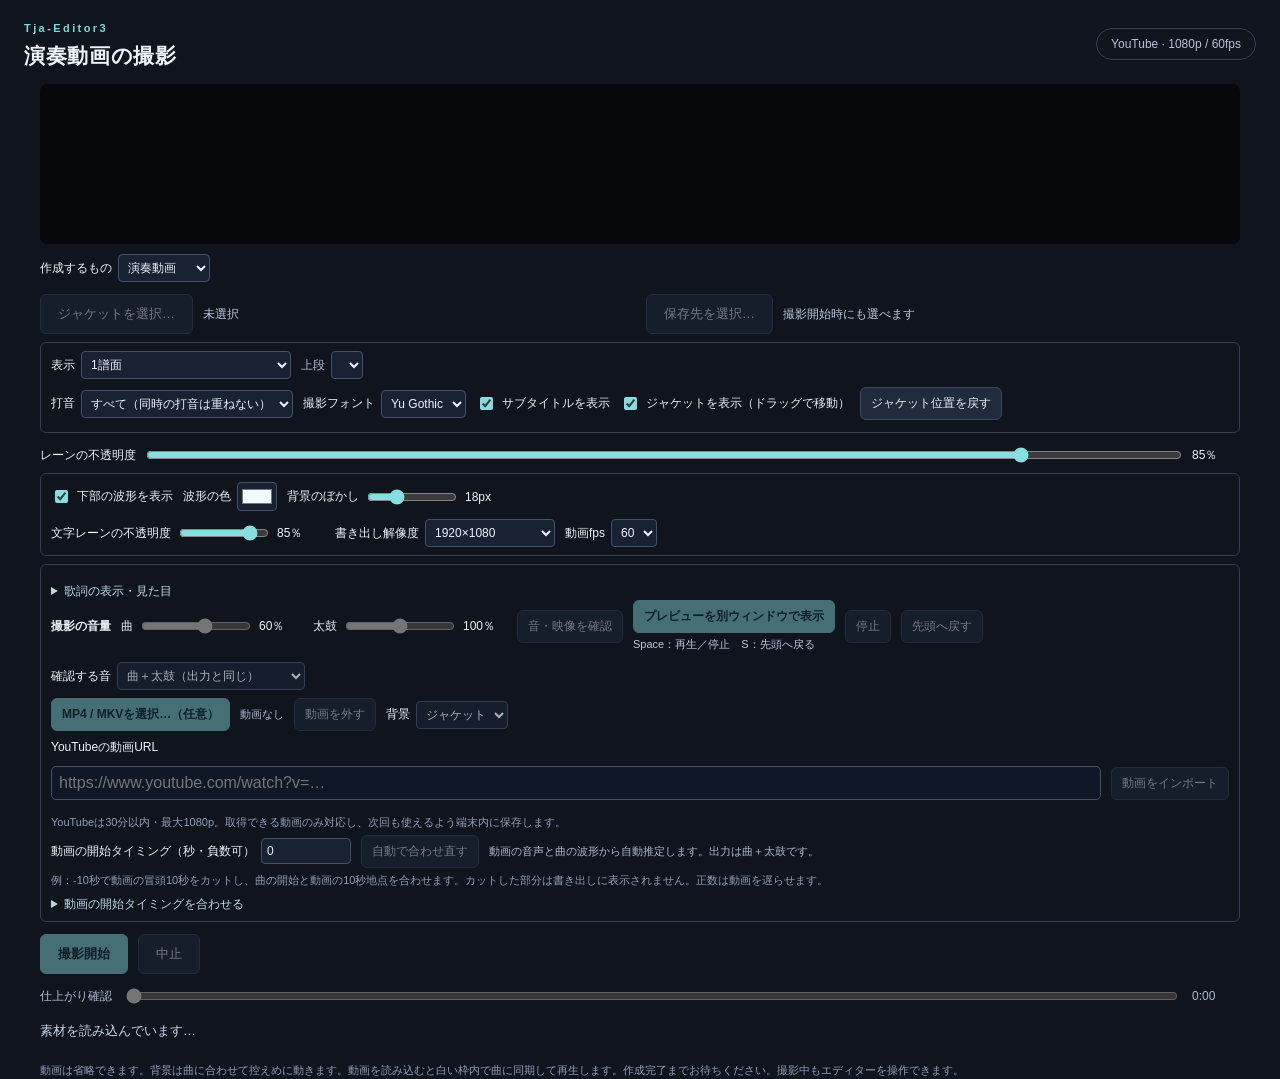
<file: docs/recording/index.html>
<!doctype html><html lang="ja"><head><meta charset="utf-8"><meta name="viewport" content="width=device-width,initial-scale=1"><meta http-equiv="Content-Security-Policy" content="default-src 'self'; script-src 'self'; style-src 'self'; img-src 'self' data:; media-src blob: data:; connect-src 'self'"><title>Tja-Editor3 — 撮影</title><link rel="stylesheet" href="styles.css"><meta name="robots" content="noindex, follow"></head>
<body><header><div><span class="eyebrow">Tja-Editor3</span><h1>演奏動画の撮影</h1></div><span class="format">YouTube · 1080p / 60fps</span></header>
<main><canvas id="video" width="1920" height="1080" tabindex="0" aria-label="演奏画面・サムネイル編集プレビュー"></canvas>
<div class="mode-row"><label>作成するもの <select id="mode"><option value="recording">演奏動画</option><option value="thumbnail">サムネイル</option></select></label><button id="save-thumbnail" hidden disabled>サムネイルを保存…</button></div>
<div class="setup"><div><button id="jacket" disabled>ジャケットを選択…</button><span id="jacket-name">未選択</span></div><div><button id="output" disabled>保存先を選択…</button><span id="output-name">撮影開始時にも選べます</span></div></div>
<section id="chart-settings" class="tool-panel"><div class="tool-row"><label>表示 <select id="chart-layout"><option value="single">1譜面</option><option value="twin">2譜面を比較</option><option value="all">全難易度</option><option id="layout-branches" value="branches">分岐3譜面</option><option id="layout-six" value="six">2難易度 × 分岐3譜面（6レーン）</option></select></label><span id="chart-pair"><label>上段 <select id="chart-first"></select></label><label id="chart-second-label" hidden>下段 <select id="chart-second"></select></label></span><span id="chart-branches" hidden><label>難易度 <select id="branch-first"></select></label><label id="branch-second-label" hidden>もう一方 <select id="branch-second"></select></label></span><span id="chart-all" hidden></span></div><div class="tool-row"><label>打音 <select id="chart-audio"><option value="all">すべて（同時の打音は重ねない）</option></select></label><label>撮影フォント <select id="recording-font"><option value="Yu Gothic">Yu Gothic</option></select></label><label><input id="recording-subtitle-visible" type="checkbox" checked>サブタイトルを表示</label><label><input id="recording-jacket-visible" type="checkbox" checked>ジャケットを表示（ドラッグで移動）</label><button id="recording-jacket-reset">ジャケット位置を戻す</button></div><p id="chart-help" class="help"></p></section>
<label class="lane-opacity-control">レーンの不透明度 <input id="recording-lane-opacity" type="range" min="0" max="100" step="1" value="85"><output id="recording-lane-opacity-value">85％</output></label>
<section id="public-render-controls" class="tool-panel">
<div class="tool-row"><label><input id="spectrum-enabled" type="checkbox" checked>下部の波形を表示</label><label>波形の色 <input id="spectrum-color" type="color" value="#eefcff"></label><label>背景のぼかし <input id="background-blur" type="range" min="0" max="60" value="18"><output id="background-blur-value">18px</output></label></div>
<div class="tool-row"><label>文字レーンの不透明度 <input id="caption-opacity" type="range" min="0" max="100" value="85"><output id="caption-opacity-value">85％</output></label><label>書き出し解像度 <select id="export-resolution"><option value="1920x1080">1920×1080</option><option value="854x480">854×480（480p）</option><option value="1280x720">1280×720</option><option value="2560x1440">2560×1440</option><option value="3840x2160">3840×2160</option></select></label><label>動画fps <select id="export-fps"><option value="60">60</option><option value="30">30</option><option value="24">24</option></select></label></div></section>
<div id="recording-tools" class="tool-panel">
  <details id="lyric-settings"><summary>歌詞の表示・見た目</summary><div class="tool-row"><label><input id="lyric-enabled" type="checkbox" checked>画面下に歌詞を表示</label><label>フォント <input id="lyric-fontFamily" list="lyric-font-options" value="Yu Gothic"><datalist id="lyric-font-options"></datalist></label><select id="lyric-font-picker" aria-label="歌詞フォントの一覧"><option value="">フォント一覧から選択</option></select><span id="lyric-font-help">譜面のLYRICの表示区間を使用し、プレビューとMP4へ同じ設定で反映します。</span></div><div class="tool-row"><label>文字サイズ <input id="lyric-fontSize" type="number" min="12" max="160" step="1" value="44">px</label><label>文字色 <input id="lyric-fill" type="color" value="#ffffff"></label><label><input id="lyric-bold" type="checkbox" checked>太字</label><label>縁の色 <input id="lyric-stroke" type="color" value="#101018"></label><label>縁の太さ <input id="lyric-strokeWidth" type="number" min="0" max="24" step="0.5" value="5">px</label></div></details>
  <div class="tool-row"><strong>撮影の音量</strong><label>曲 <input id="recording-song-volume" type="range" min="0" max="100" step="1" value="60" disabled><output id="recording-song-level">60％</output></label><label>太鼓 <input id="recording-note-volume" type="range" min="0" max="200" step="1" value="100" disabled><output id="recording-note-level">100％</output></label><button id="preview-toggle" disabled>音・映像を確認</button><span class="preview-window-control"><button id="preview-window" disabled>プレビューを別ウィンドウで表示</button><small>Space：再生／停止　S：先頭へ戻る</small></span><button id="preview-stop" disabled>停止</button><button id="preview-rewind" disabled>先頭へ戻す</button><label>確認する音 <select id="preview-audio" disabled><option value="mix">曲＋太鼓（出力と同じ）</option><option id="preview-video-audio" value="video" disabled>動画の音声（同期確認専用）</option></select></label></div>
  <div class="tool-row"><button id="choose-media" disabled>MP4 / MKVを選択…（任意）</button><span id="media-name">動画なし</span><button id="remove-media" disabled>動画を外す</button><label>背景 <select id="background-source" disabled><option value="jacket">ジャケット</option><option id="background-video" value="video" disabled>動画</option></select></label></div>
  <div class="tool-row youtube-video-row"><label for="youtube-video-url">YouTubeの動画URL</label><input id="youtube-video-url" type="url" placeholder="https://www.youtube.com/watch?v=…" maxlength="2048" disabled><button id="youtube-video-import" disabled>動画をインポート</button><button id="youtube-video-cancel" hidden>中止</button><span id="youtube-video-status" role="status" aria-live="polite"></span></div>
  <p class="help">YouTubeは30分以内・最大1080p。取得できる動画のみ対応し、次回も使えるよう端末内に保存します。</p>
  <div class="tool-row"><label>動画の開始タイミング（秒・負数可） <input id="video-offset" type="number" min="-1920" max="1920" step="0.001" value="0" aria-describedby="video-offset-help" disabled></label><button id="sync-auto" disabled>自動で合わせ直す</button><span id="sync-status">動画の音声と曲の波形から自動推定します。出力は曲＋太鼓です。</span></div>
  <p id="video-offset-help" class="help">例：-10秒で動画の冒頭10秒をカットし、曲の開始と動画の10秒地点を合わせます。カットした部分は書き出しに表示されません。正数は動画を遅らせます。</p>
  <details id="media-sync-tools"><summary>動画の開始タイミングを合わせる</summary>
    <p class="help">曲と動画の同じ場面の秒数を指定して合わせます。動画音声と曲＋太鼓を切り替えて確認できます。動画の音声は書き出しに入りません。</p>
    <div class="tool-row"><label>曲の位置（秒） <input id="sync-song-time" type="number" min="0" step="0.001" value="0" disabled></label><button id="sync-use-current" disabled>現在の曲位置を使う</button><label>動画の位置（秒） <input id="sync-video-time" type="number" min="0" step="0.001" value="0" disabled></label><button id="sync-align" disabled>この位置どうしを合わせる</button></div>
    <div class="tool-row"><button id="sync-earlier" disabled>動画を1コマ早める</button><button id="sync-later" disabled>動画を1コマ遅らせる</button><span id="sync-position">動画を選択すると調整できます</span></div>
    <canvas id="sync-waveform" width="960" height="100" aria-label="青が曲、橙が動画の音量波形。クリックで確認位置を移動" tabindex="0"></canvas><p class="help">青：曲　橙：動画。波形をクリックすると確認位置へ移動します。左右キーで1コマ移動できます。</p>
  </details>
</div>
<div id="thumbnail-tools" class="tool-panel" hidden>
  <div class="tool-row"><label><input id="thumbnail-jacket-visible" type="checkbox">左下にジャケットを表示</label><label>ジャケットの倍率 <input id="thumbnail-jacket-zoom" type="range" min="10" max="400" step="1" value="100" disabled><input id="thumbnail-jacket-scale" type="number" min="10" max="400" step="1" value="100" aria-label="左下ジャケットの倍率％" disabled>％</label></div>
  <div class="tool-row"><button id="thumbnail-pan" aria-pressed="true">PAN · 移動／拡縮</button><button id="choose-background">背景画像…</button><button id="choose-lower">下段の画像…</button><button id="choose-overlay">追加画像…</button><button id="choose-text">テキストを追加</button><button id="thumbnail-undo" disabled>元に戻す</button><button id="thumbnail-redo" disabled>やり直す</button></div>
  <div class="tool-row"><label>レイヤー <select id="layer"></select></label><label>譜面の時刻（秒） <input id="thumbnail-time" type="number" step="0.01" value="0"></label><button id="layer-up">前面へ</button><button id="layer-down">背面へ</button><button id="layer-duplicate">複製</button><button id="layer-remove">削除</button></div>
  <div class="tool-row"><label>倍率 <input id="layer-zoom" type="range" min="0.05" max="8" step="0.01" value="1"><input id="layer-scale" type="number" min="0.05" max="8" step="0.05" value="1" aria-label="倍率の数値"></label><label>横 <input id="layer-x" type="number" min="-8000" max="8000" step="10" value="0"></label><label>縦 <input id="layer-y" type="number" min="-8000" max="8000" step="10" value="0"></label><label>回転 <input id="layer-rotation" type="number" min="-360" max="360" step="1" value="0"></label><label>不透明度％ <input id="layer-opacity" type="number" min="0" max="100" step="1" value="100"></label><button id="layer-reset">位置を戻す</button></div>
  <section id="image-properties" hidden><div class="tool-row"><strong>トリミング</strong><label>左から％ <input id="crop-left" type="number" min="0" max="99.9" step="0.1" value="0"></label><label>上から％ <input id="crop-top" type="number" min="0" max="99.9" step="0.1" value="0"></label><label>右から％ <input id="crop-right" type="number" min="0" max="99.9" step="0.1" value="0"></label><label>下から％ <input id="crop-bottom" type="number" min="0" max="99.9" step="0.1" value="0"></label><button id="crop-reset" type="button">トリミングを解除</button></div><p class="help">元画像の上下左右から切り取る割合です。背景・下段・追加画像ごとに調整できます。元の画像ファイルは変更しません。</p></section>
  <section id="text-properties" hidden>
    <label class="text-content">テキスト（改行可）<textarea id="text-text" rows="2" maxlength="4000"></textarea></label>
    <div class="tool-row"><label>フォント名 <input id="text-fontFamily" list="font-families" value="Yu Gothic"><datalist id="font-families"></datalist></label><label>フォント一覧 <select id="font-picker" aria-label="インストール済みフォント"></select></label><button id="refresh-fonts" type="button">一覧を更新</button><span id="font-list-status" role="status"></span></div>
    <div class="tool-row"><label>サイズ <input id="text-fontSize" type="number" min="8" max="600" step="1" value="100"></label><label><input id="text-bold" type="checkbox" checked>太字</label><label><input id="text-italic" type="checkbox">斜体</label><label><input id="text-underline" type="checkbox">下線</label><label>揃え <select id="text-align"><option value="left">左揃え</option><option value="center" selected>中央揃え</option><option value="right">右揃え</option></select></label></div>
    <div class="tool-row"><label>文字色 <input id="text-fill" type="color" value="#ffffff"></label><label>文字の不透明度％ <input id="text-fillAlpha" type="number" min="0" max="100" value="100"></label><button id="text-transparent">塗りを透明に</button><label>縁の太さ <input id="text-strokeWidth" type="number" min="0" max="80" step="0.5" value="8"></label><label>縁の色 <input id="text-stroke" type="color" value="#000000"></label><label>縁の不透明度％ <input id="text-strokeAlpha" type="number" min="0" max="100" value="100"></label></div>
    <details><summary>文字間隔・行間・ボックスの背景</summary><div class="tool-row"><label>ボックス幅 <input id="text-boxWidth" type="number" min="40" max="4000" value="1000"></label><label>行間 <input id="text-lineHeight" type="number" min="0.6" max="3" step="0.05" value="1.2"></label><label>文字間隔 <input id="text-letterSpacing" type="number" min="-10" max="60" step="1" value="0"></label><label>背景色 <input id="text-background" type="color" value="#000000"></label><label>背景の不透明度％ <input id="text-backgroundAlpha" type="number" min="0" max="100" value="0"></label></div></details>
  </section>
  <p class="help">PAN: 画像・文字をドラッグして移動、四隅のハンドル・ピンチ・ホイールで拡大縮小。中央レーンは画像・文字より手前に表示します。文字をダブルクリックすると内容を編集できます。選択枠はPNGに保存しません。</p>
</div>
<div class="controls"><button id="start" disabled>撮影開始</button><button id="cancel" disabled>中止</button><button id="play" hidden>完成した動画を再生</button><button id="reveal" hidden>保存先を開く</button></div>
<label class="scrubber" for="seek">仕上がり確認 <input id="seek" type="range" min="0" max="1" step="0.016666667" value="0" disabled><output id="position">0:00</output></label>
<progress id="progress" max="1" value="0"></progress><p id="status" role="status">素材を読み込んでいます…</p>
<p class="credit" id="credit"></p><p class="help">動画は省略できます。背景は曲に合わせて控えめに動きます。動画を読み込むと白い枠内で曲に同期して再生します。作成完了までお待ちください。撮影中もエディターを操作できます。</p>
</main><script type="module" src="browser-recorder.js"></script></body></html>
</file>
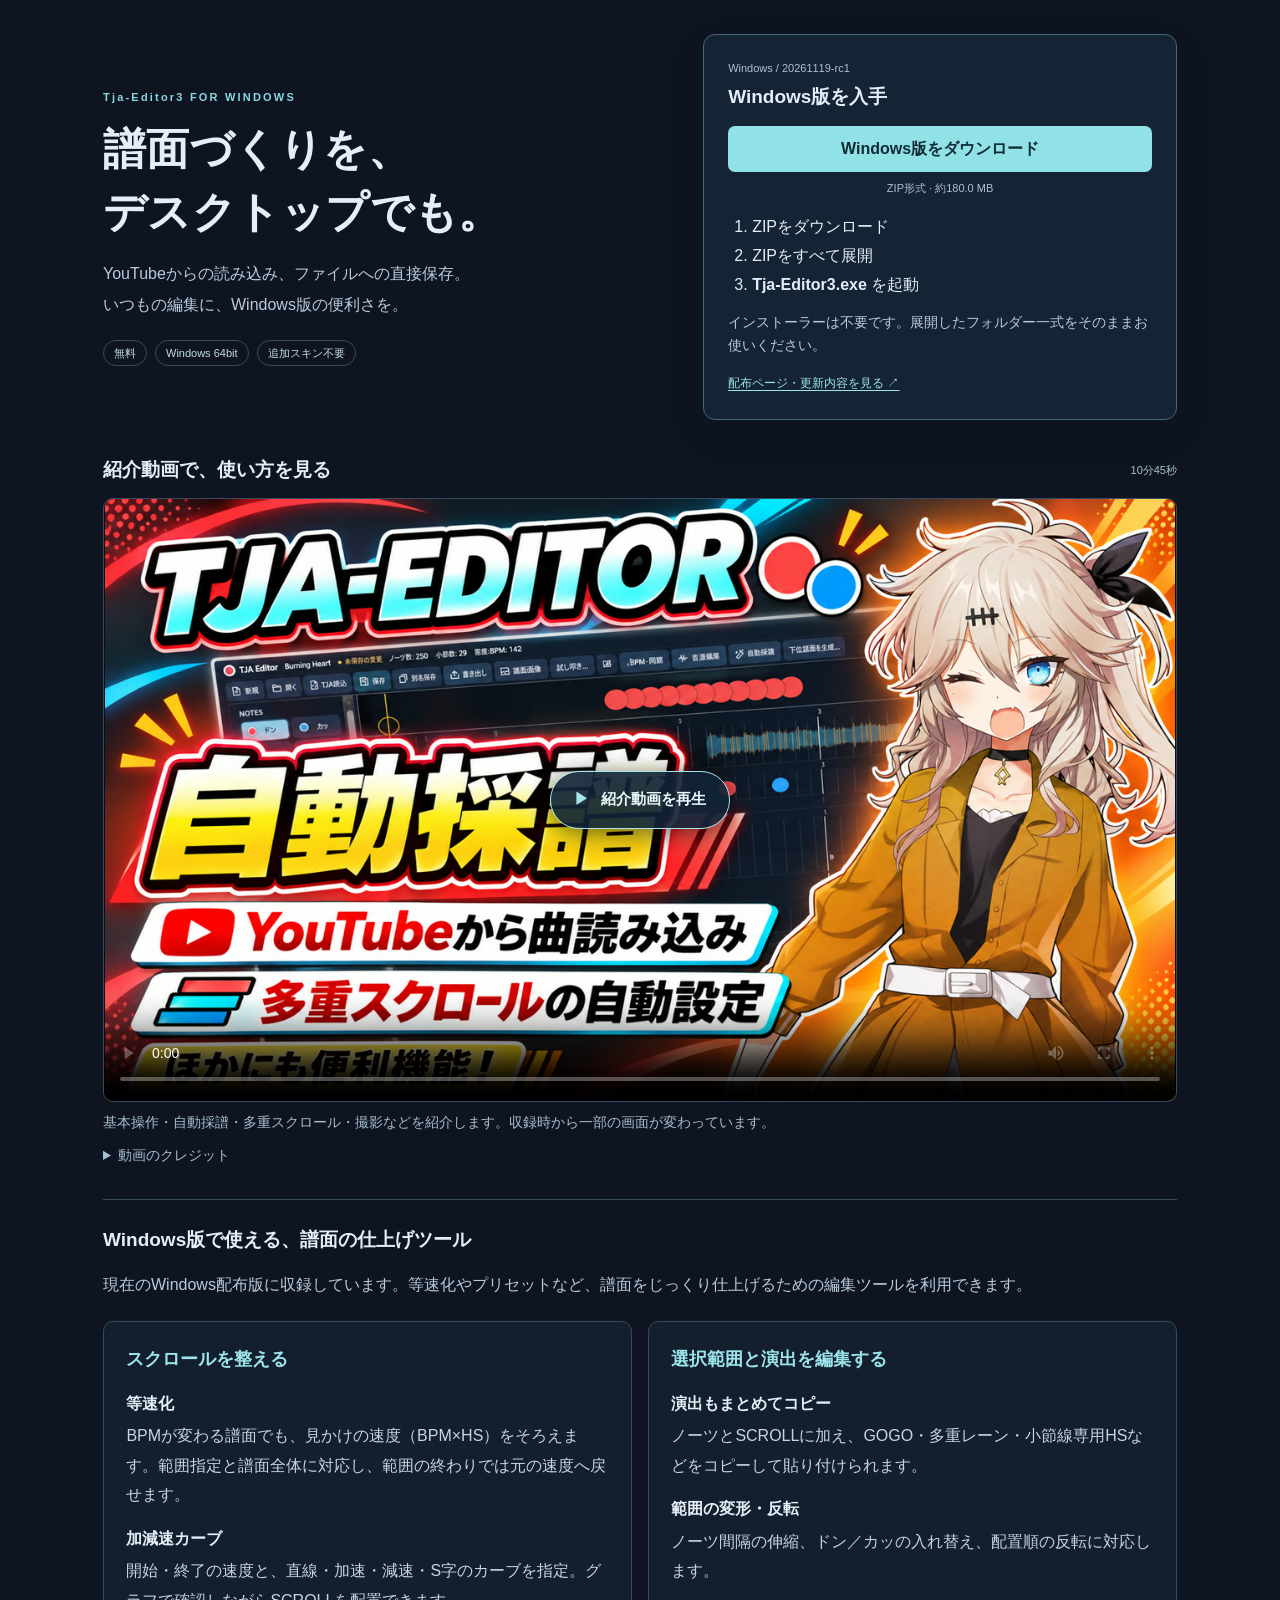
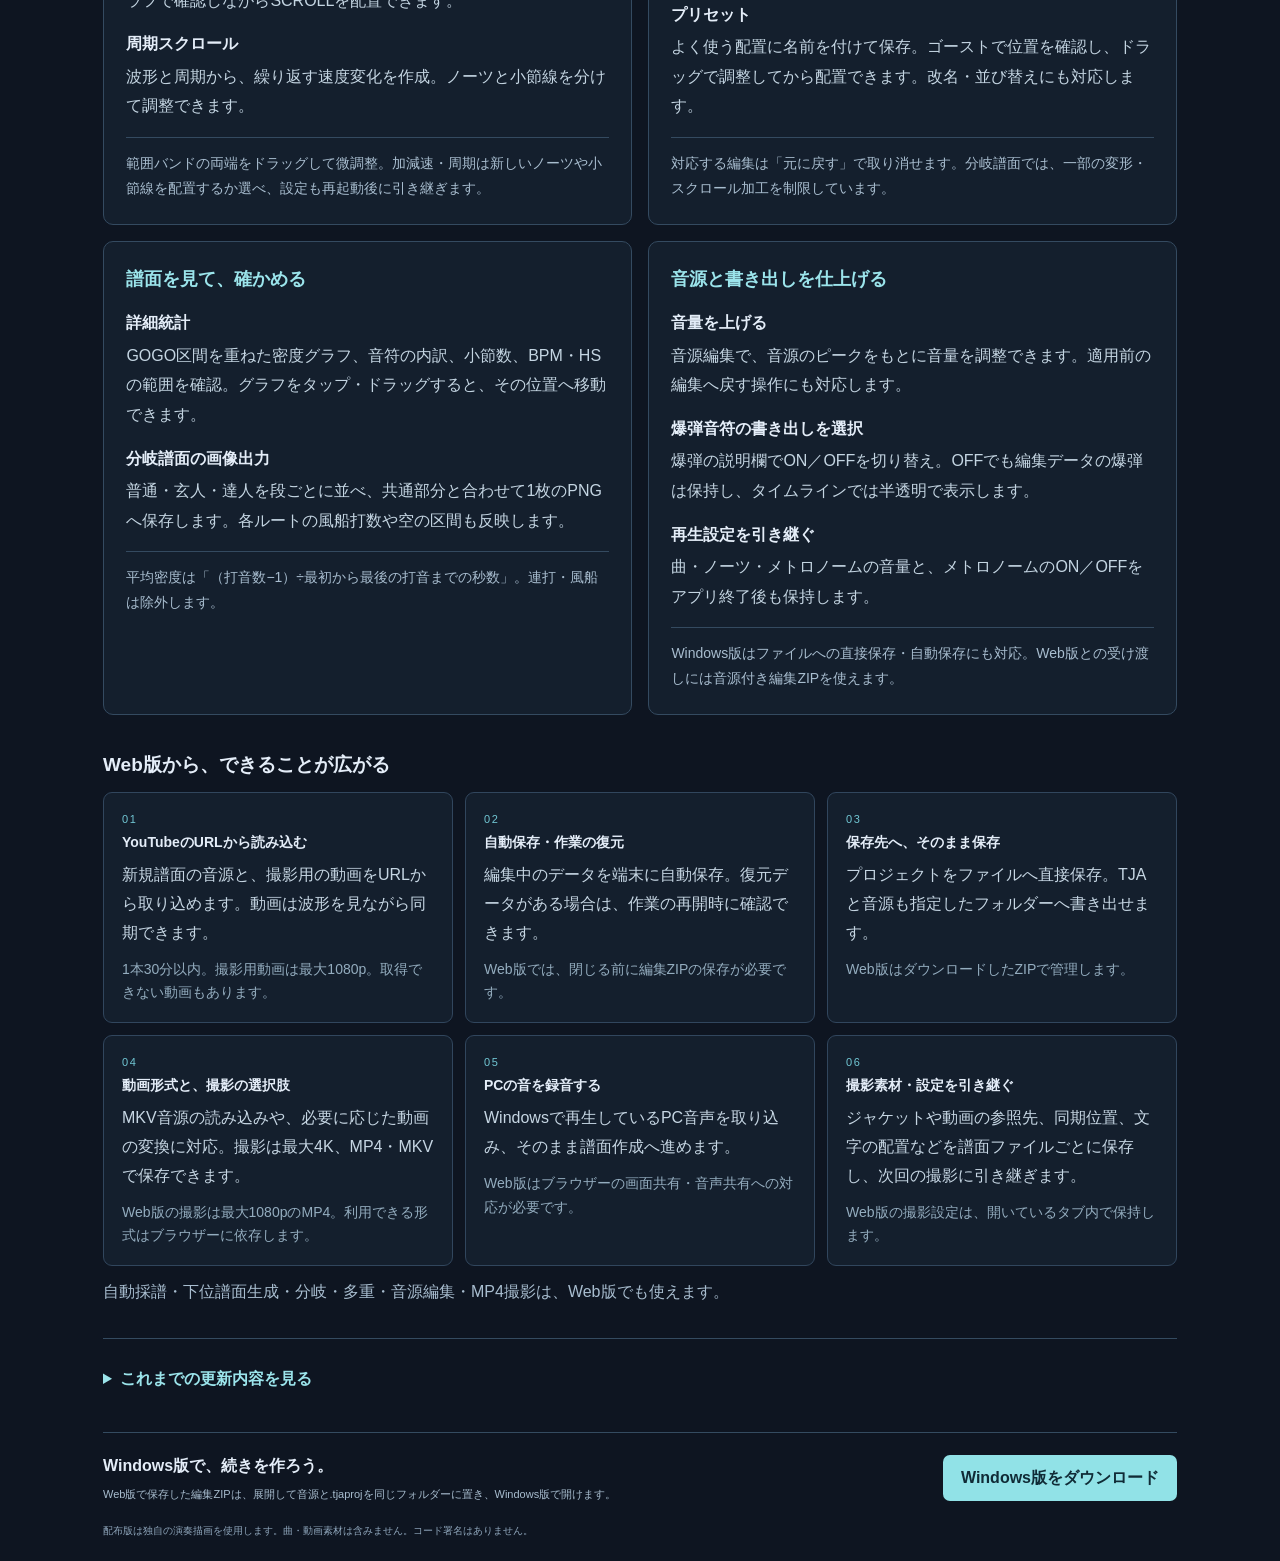
<file: docs/desktop.html>
<!doctype html>
<html lang="ja">
<head>
 <meta charset="UTF-8"><meta name="viewport" content="width=device-width,initial-scale=1">
 <meta http-equiv="Content-Security-Policy" content="default-src 'self'; script-src 'self'; style-src 'self'; img-src 'self'; media-src 'self' blob:; connect-src 'self'; worker-src 'self' blob:; object-src 'none'; base-uri 'self'">
 <title>Tja-Editor3 — Windows版の機能とダウンロード</title><link rel="stylesheet" href="desktop.css"><script type="module" src="desktop.js"></script>
<meta name="description" content="Tja-Editor3 Windows版の公式配布案内。自動採譜、TJA譜面編集、多重スクロール、YouTube読み込み、MP4撮影に対応。"><meta name="robots" content="noindex, follow"><link rel="canonical" href="https://sinty0506.github.io/Tja-editor-releases/desktop.html"></head>
<body>
 <main>
  <section class="download-hero" aria-labelledby="download-title">
   <div><p class="eyebrow">Tja-Editor3 FOR WINDOWS</p><h1 id="download-title">譜面づくりを、<br>デスクトップでも。</h1><p class="lead">YouTubeからの読み込み、ファイルへの直接保存。<br>いつもの編集に、Windows版の便利さを。</p><div class="badges"><span>無料</span><span>Windows 64bit</span><span>追加スキン不要</span></div></div>
   <div class="install-card"><p class="release-label">Windows / 20261119-rc1</p><h2>Windows版を入手</h2><a id="desktop-install" class="install-button" href="https://github.com/sinty0506/Tja-editor-releases/releases/latest/download/Tja-Editor3-Windows-x64.zip" target="_blank" rel="noopener">Windows版をダウンロード</a><p class="download-size">ZIP形式 · 約180.0 MB</p><ol><li>ZIPをダウンロード</li><li>ZIPをすべて展開</li><li><strong>Tja-Editor3.exe</strong> を起動</li></ol><p class="install-note">インストーラーは不要です。展開したフォルダー一式をそのままお使いください。</p><a class="text-link" href="https://github.com/sinty0506/Tja-editor-releases/releases/tag/windows-20261119-rc1" target="_blank" rel="noopener">配布ページ・更新内容を見る ↗</a></div>
  </section>
  <section class="movie-section" aria-labelledby="intro-title"><div class="section-heading"><h2 id="intro-title">紹介動画で、使い方を見る</h2><span>10分45秒</span></div><div class="movie-wrap"><video id="desktop-introduction" controls playsinline preload="none" poster="introduction/poster.jpg" aria-label="Tja-Editor3紹介動画"></video><button id="intro-play" type="button"><span aria-hidden="true">▶</span> 紹介動画を再生</button></div><p id="intro-status" role="status" aria-live="polite"></p><p class="video-note">基本操作・自動採譜・多重スクロール・撮影などを紹介します。収録時から一部の画面が変わっています。</p><details class="credits"><summary>動画のクレジット</summary><p>音声：<a href="https://voicevox.hiroshiba.jp/" target="_blank" rel="noopener">VOICEVOX:春日部つむぎ</a> · 立ち絵：<a href="https://tsumugi-official.studio.site/" target="_blank" rel="noopener">春日部つむぎ公式立ち絵素材_v2.0 / 春日部つくし</a></p><p>BGM：<a href="https://opentracks.com/bgm/play13513.html" target="_blank" rel="noopener">2:23 AM（Track 2） / しゃろう</a> · 自動採譜の紹介曲・おまけ：潮騒205号SSS線 / TAKIO</p><p>譜面画像生成：<a href="https://github.com/Snack-X/tja-tools" target="_blank" rel="noopener">TJA Tools by Snack</a> · 字幕フォント：<a href="https://font.sumomo.ne.jp/font_1.html" target="_blank" rel="noopener">けいふぉんと！ / すもももじ</a> · 制作・開発：しんてぃ</p></details></section>
  <section class="desktop-tools" aria-labelledby="desktop-tools-title">
 <div class="section-heading"><h2 id="desktop-tools-title">Windows版で使える、譜面の仕上げツール</h2></div>
 <p class="tools-intro">現在のWindows配布版に収録しています。等速化やプリセットなど、譜面をじっくり仕上げるための編集ツールを利用できます。</p>
 <div class="desktop-tool-grid">
  <article><h3>スクロールを整える</h3><dl>
   <dt>等速化</dt><dd>BPMが変わる譜面でも、見かけの速度（BPM×HS）をそろえます。範囲指定と譜面全体に対応し、範囲の終わりでは元の速度へ戻せます。</dd>
   <dt>加減速カーブ</dt><dd>開始・終了の速度と、直線・加速・減速・S字のカーブを指定。グラフで確認しながらSCROLLを配置できます。</dd>
   <dt>周期スクロール</dt><dd>波形と周期から、繰り返す速度変化を作成。ノーツと小節線を分けて調整できます。</dd>
  </dl><p class="tool-detail">範囲バンドの両端をドラッグして微調整。加減速・周期は新しいノーツや小節線を配置するか選べ、設定も再起動後に引き継ぎます。</p></article>
  <article><h3>選択範囲と演出を編集する</h3><dl>
   <dt>演出もまとめてコピー</dt><dd>ノーツとSCROLLに加え、GOGO・多重レーン・小節線専用HSなどをコピーして貼り付けられます。</dd>
   <dt>範囲の変形・反転</dt><dd>ノーツ間隔の伸縮、ドン／カッの入れ替え、配置順の反転に対応します。</dd>
   <dt>プリセット</dt><dd>よく使う配置に名前を付けて保存。ゴーストで位置を確認し、ドラッグで調整してから配置できます。改名・並び替えにも対応します。</dd>
  </dl><p class="tool-detail">対応する編集は「元に戻す」で取り消せます。分岐譜面では、一部の変形・スクロール加工を制限しています。</p></article>
  <article><h3>譜面を見て、確かめる</h3><dl>
   <dt>詳細統計</dt><dd>GOGO区間を重ねた密度グラフ、音符の内訳、小節数、BPM・HSの範囲を確認。グラフをタップ・ドラッグすると、その位置へ移動できます。</dd>
   <dt>分岐譜面の画像出力</dt><dd>普通・玄人・達人を段ごとに並べ、共通部分と合わせて1枚のPNGへ保存します。各ルートの風船打数や空の区間も反映します。</dd>
  </dl><p class="tool-detail">平均密度は「（打音数−1）÷最初から最後の打音までの秒数」。連打・風船は除外します。</p></article>
  <article><h3>音源と書き出しを仕上げる</h3><dl>
   <dt>音量を上げる</dt><dd>音源編集で、音源のピークをもとに音量を調整できます。適用前の編集へ戻す操作にも対応します。</dd>
   <dt>爆弾音符の書き出しを選択</dt><dd>爆弾の説明欄でON／OFFを切り替え。OFFでも編集データの爆弾は保持し、タイムラインでは半透明で表示します。</dd>
   <dt>再生設定を引き継ぐ</dt><dd>曲・ノーツ・メトロノームの音量と、メトロノームのON／OFFをアプリ終了後も保持します。</dd>
  </dl><p class="tool-detail">Windows版はファイルへの直接保存・自動保存にも対応。Web版との受け渡しには音源付き編集ZIPを使えます。</p></article>
 </div>
</section>

  <section class="desktop-features" aria-labelledby="features-title"><div class="section-heading"><h2 id="features-title">Web版から、できることが広がる</h2></div><div class="feature-grid">
   <article><span class="feature-number">01</span><h3>YouTubeのURLから読み込む</h3><p>新規譜面の音源と、撮影用の動画をURLから取り込めます。動画は波形を見ながら同期できます。</p><small>1本30分以内。撮影用動画は最大1080p。取得できない動画もあります。</small></article>
   <article><span class="feature-number">02</span><h3>自動保存・作業の復元</h3><p>編集中のデータを端末に自動保存。復元データがある場合は、作業の再開時に確認できます。</p><small>Web版では、閉じる前に編集ZIPの保存が必要です。</small></article>
   <article><span class="feature-number">03</span><h3>保存先へ、そのまま保存</h3><p>プロジェクトをファイルへ直接保存。TJAと音源も指定したフォルダーへ書き出せます。</p><small>Web版はダウンロードしたZIPで管理します。</small></article>
   <article><span class="feature-number">04</span><h3>動画形式と、撮影の選択肢</h3><p>MKV音源の読み込みや、必要に応じた動画の変換に対応。撮影は最大4K、MP4・MKVで保存できます。</p><small>Web版の撮影は最大1080pのMP4。利用できる形式はブラウザーに依存します。</small></article>
   <article><span class="feature-number">05</span><h3>PCの音を録音する</h3><p>Windowsで再生しているPC音声を取り込み、そのまま譜面作成へ進めます。</p><small>Web版はブラウザーの画面共有・音声共有への対応が必要です。</small></article>
   <article><span class="feature-number">06</span><h3>撮影素材・設定を引き継ぐ</h3><p>ジャケットや動画の参照先、同期位置、文字の配置などを譜面ファイルごとに保存し、次回の撮影に引き継ぎます。</p><small>Web版の撮影設定は、開いているタブ内で保持します。</small></article>
  </div><p class="shared-features">自動採譜・下位譜面生成・分岐・多重・音源編集・MP4撮影は、Web版でも使えます。</p></section>
  <details class="release-history"><summary>これまでの更新内容を見る</summary><section id="post-video-updates" class="post-video-updates" aria-labelledby="post-video-title"><div class="section-heading"><h2 id="post-video-title">紹介動画のあとに追加・改善したこと</h2></div><p class="updates-intro">紹介動画は2026年11月6日制作です。その後、現在のWindows配布版に反映された機能と修正を、新しい順に掲載しています。</p><div class="desktop-update-list"><article class="update-entry" data-update="web-fixes-20261119"><div class="update-meta"><time datetime="2026-11-19">2026.11.19</time><span>Web版</span><span>Windows版</span></div><h3>既存の編集・撮影機能を修正</h3><ul><li>平均密度を「（打音数−1）÷最初から最後の打音までの秒数」に統一しました。0打・1打は0です。</li><li>多重レーンを結合した際、小節線が増えすぎる問題を修正しました。ラベルの選択・ダブルタップでの削除も改善しました。</li><li>撮影のノーツ表記、背景・ジャケットの更新、動画枠や重なり順の反映を改善しました。</li></ul></article>
<article class="update-entry" data-update="desktop-tools-20261119"><div class="update-meta"><time datetime="2026-11-19">2026.11.19</time><span>Windows版</span></div><h3>Windows版の追加編集ツールと最新配布版</h3><ul><li>等速化・加減速カーブ・周期スクロール、演出コピー・範囲の変形／反転、プリセット・詳細統計を収録しました。</li><li>ツール設定の記憶、プリセットの改名・並び替え・仮配置、密度グラフからのシークにも対応します。</li><li>普通・玄人・達人を1枚にまとめる分岐譜面のPNG出力に対応。音源編集の音量調整と、爆弾の書き出し切替も利用できます。</li></ul></article>
<article class="update-entry" data-update="recording-gogo-fit"><div class="update-meta"><time datetime="2026-11-13">2026.11.13</time><span>Web版</span><span>Windows版</span></div><h3>撮影のGOGO演出をレーンに収まる大きさへ</h3><ul><li>判定位置の炎を縮め、レーン内に収めました。1譜面・2譜面・全難易度表示に対応しています。</li><li>GOGO開始時の火花の再生時間は維持しています。</li></ul></article>
<article class="update-entry" data-update="recording-caption-video"><div class="update-meta"><time datetime="2026-11-13">2026.11.13</time><span>Web版</span><span>Windows版</span></div><h3>撮影の爆弾表記・動画枠・重なり順を改善</h3><ul><li>爆弾音符の下は標準で「ドン」と表示し、SENOTEで変更した読みを反映します。</li><li>下部動画の枠が動画の縦横比に合うようになりました。</li><li>「下部の重なり順」で、波形と動画のどちらを手前にするか選択・保存できます。</li></ul></article>
<article class="update-entry" data-update="bomb-note-order"><div class="update-meta"><time datetime="2026-11-13">2026.11.13</time><span>Web版</span><span>Windows版</span></div><h3>ノーツ種類一覧の爆弾を一番下へ</h3><ul><li>ノーツを選択した際の「種類」一覧で、爆弾（C）を風船の後ろ、一番下に移動しました。</li></ul></article>
<article class="update-entry" data-update="key-guidance"><div class="update-meta"><time datetime="2026-11-12">2026.11.12</time><span>Web版</span><span>Windows版</span></div><h3>配置キーの案内と切替ショートカット</h3><ul><li>ノーツ・イベントの説明欄に、現在のキー設定に合わせた配置キーを表示。未選択時は基本操作を案内します。</li><li>リアルタイム入力 Ctrl+Alt+R、試し叩き Ctrl+Alt+P、ループ Ctrl+Alt+L。メトロノームは Ctrl+M。すべてキー設定で変更できます。</li><li>試し叩きの別ウィンドウも、同じ切替キーで閉じられます。</li></ul></article>
<article class="update-entry" data-update="filming-notes"><div class="update-meta"><time datetime="2026-11-12">2026.11.12</time><span>Web版</span><span>Windows版</span></div><h3>撮影時の音符表示とフォントを調整</h3><ul><li>撮影時の爆弾音符が、判定位置で消えず左へ流れていくようになりました。</li><li>16分音符が隣接するよう、撮影の音符間隔を調整しました。</li><li>初期フォントを大江戸に変更。端末にない場合は代替書体を使用し、好みのフォント・サイズも引き続き指定できます。</li></ul></article>
<article class="update-entry" data-update="loop-grid-fix"><div class="update-meta"><time datetime="2026-11-11">2026.11.11</time><span>Web版</span><span>Windows版</span></div><h3>ループ中の上下キーでグリッドを変更</h3><ul><li>ループ中も ↑／↓ でグリッドを変更できるよう修正しました。←／→ は編集バーを移動します。</li></ul></article>
<article class="update-entry" data-update="loop-playback"><div class="update-meta"><time datetime="2026-11-11">2026.11.11</time><span>Web版</span><span>Windows版</span></div><h3>ループ再生と独立した編集バー</h3><ul><li>停止ボタン横のループをONにすると、画面・GOGO・1小節・4小節の範囲を繰り返し再生できます。</li><li>ループに触れると表示される説明欄で、範囲と待機を設定します。待機は0または1/4小節刻みで、待機中はメトロノームが鳴ります。</li><li>画面ループでは自動スクロールを停止。GOGO・1小節・4小節では自動スクロールを使えます。GOGOの手前から再生した場合は、到達したGOGO区間をループします。</li><li>再生バーとは別の編集バーを ←／→ でグリッド移動し、その位置へノーツを配置できます。</li></ul></article>
<article class="update-entry" data-update="live-editing"><div class="update-meta"><time datetime="2026-11-11">2026.11.11</time><span>Web版</span><span>Windows版</span></div><h3>再生を続けながら譜面を編集</h3><ul><li>再生中もノーツ・イベントを編集できます。元に戻す・やり直すにも対応します。</li></ul></article>
<article class="update-entry" data-update="bomb-notes"><div class="update-meta"><time datetime="2026-11-11">2026.11.11</time><span>Web版</span><span>Windows版</span></div><h3>爆弾音符（C）を追加</h3><ul><li>ツールバーから爆弾音符を選び、通常の単音と同じように配置・移動・コピーできます。プレビュー・撮影にも表示します。</li><li>空白はツールバーから外しましたが、既存の空白入力キーとキー設定は引き続き使えます。</li></ul></article>
<article class="update-entry" data-update="rename"><div class="update-meta"><time datetime="2026-11-11">2026.11.11</time><span>Web版</span><span>Windows版</span></div><h3>Tja-Editor3へ名称変更</h3><ul><li>同名の別ソフトと区別するため、名称をTja-Editor3へ変更しました。既存の譜面ファイルとキー設定は引き続き使用できます。</li></ul></article>
<article class="update-entry" data-update="branch-multi"><div class="update-meta"><time datetime="2026-11-11">2026.11.11</time><span>Web版</span><span>Windows版</span></div><h3>分岐・多重スクロールの編集を改善</h3><ul><li>分岐・多重スクロールのラベルをダブルクリックして削除できるようになりました。操作は1回で元に戻せます。</li><li>Web版の分岐レーン・追加レーン・マーカーの表示位置を調整し、説明欄に多重設定をまとめました。</li></ul></article>
<article class="update-entry" data-update="youtube-video"><div class="update-meta"><time datetime="2026-11-10">2026.11.10</time><span>Windows版</span></div><h3>撮影用動画をYouTube URLから読み込み</h3><ul><li>撮影用動画をURLから取り込み、プレビュー・同期・出力に使用できます。進捗表示とキャンセルにも対応します。</li><li>1本30分以内、最大1080p。YouTube URLの直接読み込みはWindows版の機能です。</li></ul></article>
<article class="update-entry" data-update="event-input"><div class="update-meta"><time datetime="2026-11-07">2026.11.07</time><span>Windows版</span></div><h3>イベント値のキーボード入力を改善</h3><ul><li>イベント選択時に値へフォーカスし、Enterで適用・選択解除できます。入力欄でのBackspaceや日本語入力の扱いも改善しました。</li></ul></article></div></section></details>
  <footer><div><strong>Windows版で、続きを作ろう。</strong><p>Web版で保存した編集ZIPは、展開して音源と.tjaprojを同じフォルダーに置き、Windows版で開けます。</p></div><a class="install-button" href="https://github.com/sinty0506/Tja-editor-releases/releases/latest/download/Tja-Editor3-Windows-x64.zip" target="_blank" rel="noopener">Windows版をダウンロード</a></footer>
  <p class="license-note">配布版は独自の演奏描画を使用します。曲・動画素材は含みません。コード署名はありません。</p>
 </main>
</body>
</html>
</file>
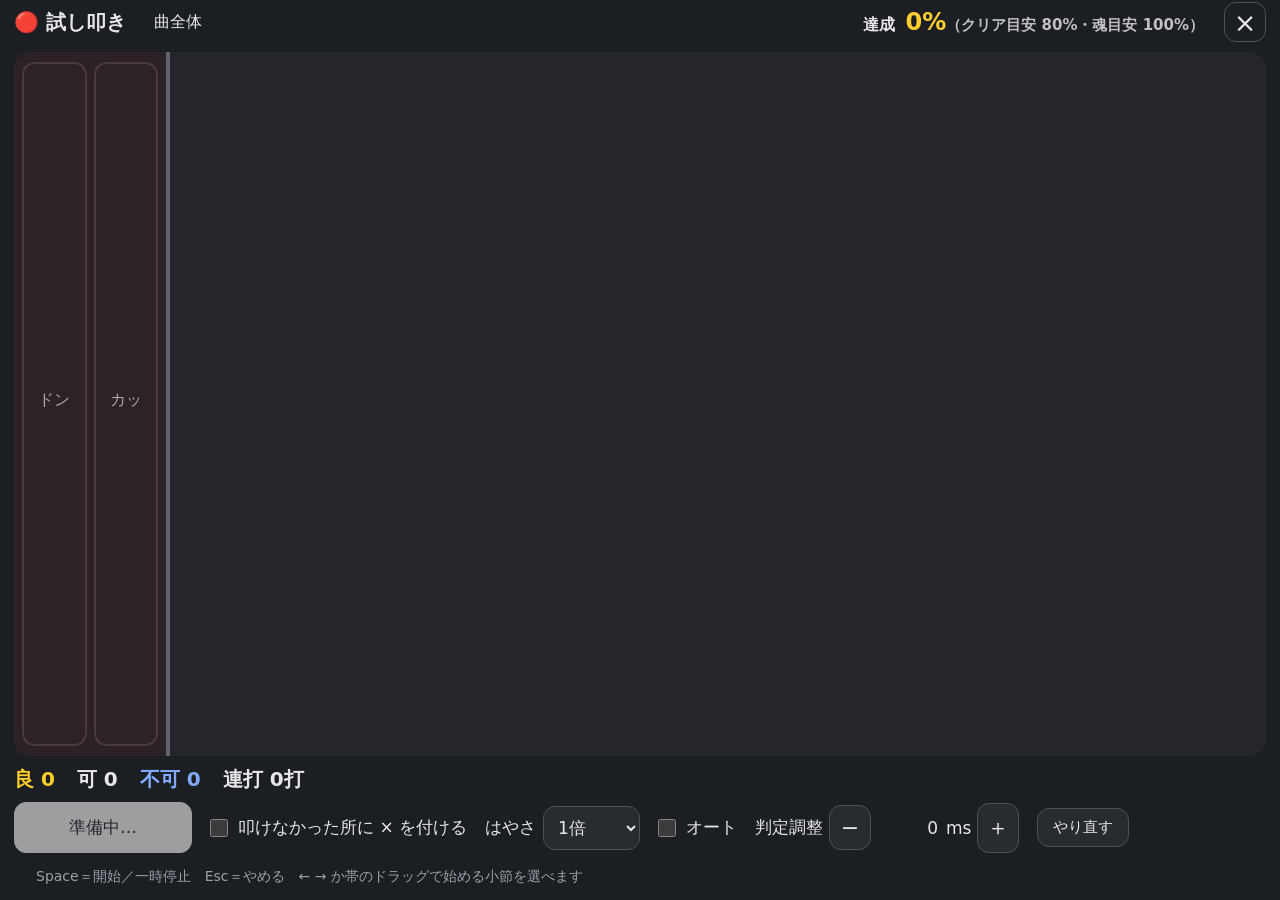
<file: docs/practice.html>
<!doctype html>
<html lang="ja">
<head>
  <meta charset="UTF-8">
  <meta name="viewport" content="width=device-width, initial-scale=1">
  <meta http-equiv="Content-Security-Policy" content="default-src 'self'; script-src 'self'; connect-src 'self' data:; style-src 'self'; img-src 'self' data:">
  <title>試し叩き</title>
  <link rel="stylesheet" href="practice.css">
<meta name="robots" content="noindex, follow"></head>
<body>
  <header class="practice-header">
    <div class="heading"><strong>🔴 試し叩き</strong><span id="practice-difficulty"></span><span id="practice-range">曲全体</span><span id="practice-start-label"></span></div>
    <div class="achievement">達成 <strong id="practice-achievement">0%</strong><span>（クリア目安 80%・魂目安 100%）</span></div>
    <button id="practice-close" type="button" aria-label="試し叩きを閉じる">×</button>
  </header>
  <section class="practice-stage" aria-label="試し叩きレーン">
    <div class="drum-pads"><button id="practice-don" class="drum-pad don" type="button" aria-label="ドン入力">ドン<small id="don-keys"></small></button><button id="practice-ka" class="drum-pad ka" type="button" aria-label="カッ入力">カッ<small id="ka-keys"></small></button></div>
    <canvas id="practice-lane" aria-label="譜面の帯。ドラッグで開始小節を選択"></canvas>
  </section>
  <section class="practice-statistics" aria-label="判定結果">
    <output class="good">良 <span id="practice-good">0</span></output><output>可 <span id="practice-ok">0</span></output><output class="miss">不可 <span id="practice-miss">0</span></output><output>連打 <span id="practice-roll">0</span>打</output><output id="practice-feedback" aria-live="polite"></output><output id="practice-time"></output>
  </section>
  <section class="practice-controls" aria-label="試し叩きの操作">
    <button id="practice-play" class="play" type="button" disabled>準備中…</button>
    <label><input id="practice-show-misses" type="checkbox">叩けなかった所に × を付ける</label>
    <label>はやさ <select id="practice-speed" aria-label="試し叩き速度"><option value="1">1倍</option><option value="0.95">0.95倍</option><option value="0.9">0.9倍</option><option value="0.85">0.85倍</option><option value="0.8">0.8倍</option><option value="0.75">0.75倍</option><option value="0.7">0.7倍</option><option value="0.65">0.65倍</option><option value="0.6">0.6倍</option><option value="0.55">0.55倍</option><option value="0.5">0.5倍</option></select></label>
    <label><input id="practice-auto" type="checkbox">オート</label>
    <div class="adjustment"><span>判定調整</span><button id="practice-adjust-minus" type="button" title="−1ms（Shift: −10ms）">−</button><label><input id="practice-adjust" type="number" min="-500" max="500" step="1" value="0" aria-label="判定調整。正の値で入力を早める">ms</label><button id="practice-adjust-plus" type="button" title="＋1ms（Shift: ＋10ms）">＋</button></div>
    <button id="practice-retry" type="button">やり直す</button>
  </section>
  <footer><span id="practice-key-help"></span><span>Space＝開始／一時停止　Esc＝やめる　← → か帯のドラッグで始める小節を選べます</span></footer>
  <script type="module" src="practice.js"></script>
</body>
</html>
</file>
<file: docs/styles.css>
:root {
  color-scheme: dark;
  font-family: Inter, system-ui, sans-serif;
  background: #0b0f18;
  color: #dce5f3;
  --palette-width: 210px;
  --waveform-lane-height: 112px;
  --event-lane-height: 90px;
  --barline-lane-height: 54px;
  --note-lane-height: 96px;
  --grid-subdivision-color: rgb(116 139 177 / 62%);
  --grid-measure-color: rgb(200 216 239 / 88%);
  --grid-subdivision-width: 1px;
  --grid-measure-width: 1.75px;
  --playhead-color: #ffcf4a;
  --playhead-width: 2px;
}
* { box-sizing: border-box; }
.multi-scroll-markers{position:absolute;left:0;right:0;top:0;height:24px;pointer-events:none;z-index:4}.multi-scroll-marker,.multi-scroll-preview{position:absolute;top:1px;height:22px;background:#276f6870;border:1px solid #87d2ba;border-radius:4px}.multi-scroll-marker button{min-height:20px!important;height:20px;width:100%;padding:0 10px!important;max-width:100%;font-size:9px!important;text-align:left;pointer-events:auto;touch-action:manipulation;white-space:nowrap;overflow:hidden;text-overflow:ellipsis}.multi-scroll-edge{position:absolute;top:0;bottom:0;width:10px;background:#abe8d1;pointer-events:auto;touch-action:none}.multi-scroll-edge.start{left:0}.multi-scroll-edge.end{right:0}
.equalize-scroll-band{position:absolute;background:#6d5bd070;border:1px solid #b7a6e8;border-radius:4px;pointer-events:none;z-index:4}
.band-label{position:absolute;top:2px;left:50%;transform:translateX(-50%);font-size:10px;font-style:normal;line-height:1.5;padding:0 5px;border-radius:3px;background:#141414d9;color:#fff;white-space:nowrap}
.band-edge{position:absolute;top:0;bottom:0;width:10px;font-style:normal;pointer-events:auto;touch-action:none;cursor:ew-resize}
.band-edge-start{left:-1px}.band-edge-end{right:-1px}
.equalize-scroll-band .band-edge{background:#b7a6e8}
.gradient-scroll-band .band-edge{background:#ff9f1a}
.periodic-scroll-band .band-edge{background:#4dd0a6}
#editor-tool-detail{margin-top:4px}
#periodic-scroll-panel canvas[data-graph]{width:100%;background:#1b1e26;border-radius:4px}
.gradient-scroll-band{position:absolute;background:#ff9f1a2e;border:1px solid #ff9f1a;border-radius:4px;pointer-events:none;z-index:4}
.assist-controls { display: flex; flex-wrap: wrap; align-items: center; gap: 8px; padding: 5px 0; }
#multi-scroll-panel{display:flex;flex-direction:column;gap:8px;border-top:1px solid #3a4152;padding-top:10px}
#multi-scroll-panel[hidden]{display:none}
#multi-scroll-panel form{display:flex;flex-direction:column;gap:8px}#multi-scroll-panel header{display:flex;align-items:center;justify-content:space-between}#multi-scroll-panel label{display:flex;flex-direction:column;gap:4px}#multi-scroll-panel input{width:100%}#multi-scroll-panel p{font-size:12px;margin:0;line-height:1.5}
#equalize-scroll-panel{display:flex;flex-direction:column;gap:8px;border-top:1px solid #3a4152;padding-top:10px}
#equalize-scroll-panel[hidden]{display:none}
#equalize-scroll-panel header{display:flex;align-items:center;justify-content:space-between}#equalize-scroll-panel label{display:flex;flex-direction:column;gap:4px}#equalize-scroll-panel input{width:100%}#equalize-scroll-panel p{font-size:12px;margin:0;line-height:1.5}
#equalize-scroll-panel .equalize-scroll-modes{display:flex;gap:12px}#equalize-scroll-panel .equalize-scroll-modes label{flex-direction:row;align-items:center;gap:4px}#equalize-scroll-panel .equalize-scroll-modes input{width:auto}
#gradient-scroll-panel{display:flex;flex-direction:column;gap:8px;border-top:1px solid #3a4152;padding-top:10px}
#gradient-scroll-panel[hidden]{display:none}
#gradient-scroll-panel header{display:flex;align-items:center;justify-content:space-between}#gradient-scroll-panel label{display:flex;flex-direction:column;gap:4px}#gradient-scroll-panel input{width:100%}#gradient-scroll-panel p{font-size:12px;margin:0;line-height:1.5}
#gradient-scroll-panel .gradient-scroll-modes{display:flex;gap:12px;flex-wrap:wrap}#gradient-scroll-panel .gradient-scroll-modes label{flex-direction:row;align-items:center;gap:4px}#gradient-scroll-panel .gradient-scroll-modes input{width:auto}
#gradient-scroll-panel .gradient-scroll-values{display:flex;gap:12px}#gradient-scroll-panel .gradient-scroll-values label{flex:1}
#gradient-scroll-panel canvas[data-graph]{width:100%;background:#1b1e26;border-radius:4px;touch-action:none;cursor:grab}
.assist-controls label { display: inline-flex; align-items: center; gap: 5px; }
.assist-controls input[type=number] { width: 85px; }
.assist-controls input[type=range] { width: 100px; }
.assist-dialog { width: min(720px, 94vw); max-width: 94vw; max-height: calc(100vh - 32px); overflow: auto; }
.assist-dialog p { line-height: 1.6; }
.tempo-drift-preview { max-height:180px; overflow:auto; margin:8px 0; }
.tempo-drift-preview table { width:100%; border-collapse:collapse; font-variant-numeric:tabular-nums; }
.tempo-drift-preview th, .tempo-drift-preview td { padding:4px 10px; text-align:left; border-bottom:1px solid #3b4a66; }
.barline-origin-controls { flex: 1 1 100%; padding: 0; font-size: 12px; }
.barline-origin-controls button { min-height: 32px; padding: 4px 10px; }
.barline-origin-controls span { color: #b9c7dc; }
#practice-result { font-variant-numeric: tabular-nums; font-size: 12px; color: #ffcf4a; }
.chart-readouts { flex-wrap: wrap; padding: 5px 0; }
.mobile-only, .android-help-only { display: none; }
body {
  margin: 0;
  display: grid;
  grid-template-columns: var(--palette-width) minmax(0, 1fr);
  grid-template-rows: auto minmax(0, 1fr);
  height: 100vh;
  overflow: hidden;
}
button, input, select { font: inherit; }
button { color: #dce5f3; background: #253149; border: 1px solid #3b4a66; border-radius: 5px; padding: 7px 11px; transition: background-color 120ms ease, border-color 120ms ease, color 120ms ease; }
button:hover:not(:disabled) { background: #31405d; border-color: #536584; }
button:disabled { opacity: .46; cursor: not-allowed; }
button:focus-visible, input:focus-visible, select:focus-visible, summary:focus-visible, [tabindex]:focus-visible { outline: 2px solid #75cdf5; outline-offset: 2px; }
button[aria-pressed="true"] { color: #08111d; background: #8ccfeb; border-color: #d4f1ff; box-shadow: inset 0 0 0 2px #ffffff, 0 0 0 2px rgb(126 200 235 / 30%); font-weight: 700; }
.toolbar { grid-column: 1 / -1; z-index: 10; display: flex; flex-wrap: wrap; align-items: center; gap: 6px; padding: 8px 12px; border-bottom: 1px solid #293247; background: #141a27; box-shadow: 0 4px 14px rgb(0 0 0 / 22%); }
.toolbar > button, .toolbar > label, #note-count, #base-bpm-display { flex-shrink: 0; white-space: nowrap; }
#project-title { max-width: 180px; overflow: hidden; text-overflow: ellipsis; white-space: nowrap; }
.spacer { flex: 1; }
.grid-toggle, .grid-division { display: flex; grid-template-columns: auto auto; align-items: center; gap: 6px; }
.grid-width-buttons { display:flex; gap:3px; }
.timeline-toolbar .grid-width-buttons button { min-width:30px; min-height:34px; padding:4px 7px; }
html.android-app .grid-width-buttons button { min-width:24px; min-height:30px; padding:2px 5px; }
.special-grid-tools { position:relative; flex-shrink:0; }
.special-grid-tools summary { cursor:pointer; color:#dce5f3; border:1px solid #3b4a66; border-radius:5px; padding:7px 10px; background:#253149; white-space:nowrap; }
.special-grid-panel { position:fixed; z-index:35; width:300px; max-width:80vw; max-height:calc(100vh - 16px); overflow:auto; display:grid; gap:10px; padding:12px; background:#141e2e; border:1px solid #536584; border-radius:6px; box-shadow:0 8px 24px #0008; }
.special-grid-tools summary[data-active=true] { color:#a6e5ff; border-color:#69b9d9; }
.special-grid-panel label { display:flex; align-items:center; gap:8px; }
.special-grid-panel input { width:100px; }
.special-grid-panel input[type=checkbox] { width:auto; }
.special-grid-panel output { font-size:12px; color:#9dd9f2; }
.special-grid-panel p { margin:0; font-size:12px; line-height:1.5; color:#b9c7dc; }
#tja-import-placement-tools { min-width:0; margin-top:12px; border:1px solid #465470; border-radius:5px; }
#tja-import-placement-tools label { display:flex; flex-wrap:wrap; gap:8px; align-items:center; }
#tja-import-placement { min-width:0; max-width:100%; }

.tool-palette {
  grid-column: 1;
  grid-row: 2;
  min-height: 0;
  overflow-y: auto;
  padding: 12px 10px;
  border-right: 1px solid #293247;
  background: #111827;
}
.tool-palette > strong { display: block; min-height: 42px; padding: 9px 8px; border: 1px solid #33435f; border-radius: 6px; background: #192338; }
.tool-palette section { margin-top: 15px; }
.tool-palette h2 { margin: 0 0 7px; color: #91a0b9; font-size: 11px; letter-spacing: .12em; }
.palette-grid { display: grid; grid-template-columns: repeat(2, minmax(0, 1fr)); gap: 7px; }
.palette-grid button, .palette-wide { min-height: 54px; touch-action: manipulation; }
.note-tools button { display: grid; grid-template-columns: 28px 1fr; align-items: center; gap: 5px; padding: 5px; font-size: 12px; }
.event-tools button { padding: 5px; font-size: 11px; }
.palette-wide { width: 100%; display: flex; align-items: center; justify-content: center; gap: 10px; }
.note-icon { display: inline-block; justify-self: center; width: 18px; height: 18px; border: 2px solid #f5f8ff; border-radius: 50%; box-shadow: 0 0 0 2px rgb(0 0 0 / 35%); }
.note-icon.small { width: 17px; height: 17px; }
.note-icon.big { width: 24px; height: 24px; }
.note-icon.don { background: #e84c52; }
.note-icon.ka { background: #48a9de; }
.note-icon.roll { width: 26px; border-radius: 10px; background: #f3b84b; }
.note-icon.balloon { width: 22px; height: 25px; border-radius: 55% 55% 48% 48%; background: #ef7cb5; }
.tool-symbol { font-size: 24px; line-height: 1; color: #ff8f94; }
.barline-icon { width: 4px; height: 30px; border-radius: 2px; background: repeating-linear-gradient(to bottom, #dce5f3 0 6px, transparent 6px 9px); }
.balloon-count { display: none; grid-template-columns: auto 1fr; align-items: center; gap: 6px; margin-top: 8px; }
.balloon-count.visible { display: grid; }
#balloon-count { width: 100%; }

main {
  grid-column: 2;
  grid-row: 2;
  min-width: 0;
  min-height: 0;
  display: grid;
  grid-template-rows: auto auto auto auto var(--waveform-lane-height) var(--note-lane-height) var(--event-lane-height) var(--barline-lane-height) auto;
  overflow-y: auto;
  position: relative;
}
.preview { border-bottom: 1px solid #293247; padding: 7px 10px; }
.preview-stage { height: 74px; display: flex; align-items: stretch; padding: 4px; background: #0f1420; }
.preview-stage canvas { flex: 1; min-width: 0; touch-action: none; }
.preview.collapsed .preview-stage { display: none; }
.volume-control { display: flex; align-items: center; gap: 6px; font-size: 11px; color: #8896ad; white-space: nowrap; }
.volume-control input { flex: 1; min-width: 0; height: 22px; }
.offset-panel { display: flex; flex-wrap: wrap; align-items: center; gap: 8px 12px; padding: 6px 10px; border-bottom: 1px solid #293247; background: #141a27; color: #8896ad; }
.offset-audio-row { display: flex; width: 100%; min-width: 0; align-items: center; gap: 8px; overflow-x: auto; }
.offset-audio-row > strong, .offset-audio-row > button, .offset-audio-row > input { flex: 0 0 auto; }
.offset-audio-row > button { padding-inline: 8px; }
.offset-panel input[type="number"] { width: 100px; }
.preview-audio-controls { display: flex; flex: 1 0 auto; flex-wrap: nowrap; align-items: center; gap: 6px 8px; }
.preview-audio-controls .volume-control { width: 115px; }
.preview-audio-controls button { min-height: 40px; touch-action: manipulation; }
.chart-readouts { display: flex; align-items: center; gap: 8px; font-size: 12px; color: #b9c7dc; }
#compare-preview-timeline { pointer-events: none; }
.realtime-input-section { flex: 1 1 100%; min-width: 0; border-top: 1px solid #293247; }
.realtime-input-section > summary { width: fit-content; min-height: 36px; padding: 8px; cursor: pointer; touch-action: manipulation; }
.realtime-input-section > summary output { margin-left: 10px; }
.realtime-input-controls { display: flex; flex-wrap: wrap; align-items: center; gap: 6px 10px; padding-top: 4px; }
.realtime-input-controls label { display: flex; grid-template-columns: none; align-items: center; gap: 6px; white-space: nowrap; color: #9facc1; }
.realtime-input-controls select { min-height: 40px; }
.realtime-input-controls input { width: 76px; }
#realtime-input-toggle { min-height: 40px; touch-action: manipulation; }
#realtime-input-state { min-width: 54px; color: #91a0b8; font-weight: 700; }
#realtime-input-state.recording { color: #ff5c68; }
.realtime-key-help { color: #b8c4d7; font-size: 12px; }
.fold { background: transparent; border-color: transparent; }
.timeline-toolbar { display: flex; align-items: center; flex-wrap: wrap; gap: 8px 12px; padding: 6px 10px; border-bottom: 1px solid #293247; background: #141a27; color: #8896ad; }
.timeline-grid-controls { display: flex; align-items: center; gap: 8px; min-height: 44px; padding: 0 8px; border-left: 1px solid #354057; border-right: 1px solid #354057; }
.timeline-grid-controls label { grid-template-columns: auto auto; gap: 5px; color: #b5c1d4; font-size: 12px; }
.timeline-grid-controls input[type="checkbox"] { width: 22px; height: 22px; margin: 0; }
.timeline-grid-controls select { min-width: 92px; min-height: 40px; touch-action: manipulation; cursor: pointer; }
.timeline-controls { display: flex; align-items: center; gap: 6px; }
.timeline-controls button, .timeline-toolbar > button, .waveform-scale-controls button { min-width: 44px; min-height: 44px; touch-action: manipulation; }
#zoom-reset { min-width: 72px; font-variant-numeric: tabular-nums; }
.zoom-slider-label { display: flex; align-items: center; gap: 8px; min-width: min(300px, 35vw); }
#zoom-slider { flex: 1; min-width: 130px; height: 44px; touch-action: pan-x; }
.waveform-scale-controls { display: flex; align-items: center; gap: 6px; }
.waveform-scale-controls label { display: flex; grid-template-columns: none; align-items: center; gap: 6px; white-space: nowrap; color: #9facc1; }
#waveform-scale { width: min(190px, 20vw); min-width: 110px; height: 44px; touch-action: pan-x; }
#waveform-scale-readout { min-width: 44px; color: #d7e2f3; font-variant-numeric: tabular-nums; }
.playback-position { padding: 2px 10px; border-bottom: 1px solid #293247; background: #182032; }
.position-control { display: flex; flex: 1 1 260px; align-items: center; gap: 10px; min-width: 220px; }
.position-control > input { flex: 1; min-width: 130px; height: 44px; touch-action: pan-x; }
.playback-position-control { color: #ffd36a; font-weight: 600; }
#playback-position { appearance: none; background: transparent; }
#playback-position::-webkit-slider-runnable-track { height: 8px; border-radius: 999px; background: #5a4a23; }
#playback-position::-webkit-slider-thumb { appearance: none; width: 28px; height: 28px; margin-top: -10px; border: 2px solid #fff1bf; border-radius: 50%; background: #ffcb4c; box-shadow: 0 0 0 3px rgb(255 203 76 / 18%); }
#playback-position:focus-visible::-webkit-slider-thumb { outline: 3px solid #7ec8eb; outline-offset: 3px; }
.shortcut-help { font-size: 12px; }

.timeline-lane { position: relative; min-height: 0; border-bottom: 1px solid #293247; overflow: hidden; }
.lane-title { position: absolute; z-index: 2; top: 3px; right: 8px; pointer-events: none; color: #a4b0c5; font-size: 11px; text-shadow: 0 1px 2px #080b12; }
.timeline-lane canvas { width: 100%; height: 100%; display: block; touch-action: none; }
#waveform-timeline { cursor: grab; }
#waveform-timeline:active { cursor: grabbing; }
#timeline { cursor: crosshair; }
.event-lane { background: #0f1521; overflow-y: auto; overscroll-behavior-y: contain; scrollbar-width: thin; }
.event-lane-scrollable { outline: 1px solid #3b4a66; outline-offset: -1px; }
.event-lane > .lane-title { position: sticky; display: block; height: 0; margin-right: 8px; text-align: right; }
.event-toolbar { position: absolute; z-index: 2; top: 0; left: 0; height: 30px; display: flex; align-items: center; gap: 8px; padding: 0 5px; }
.event-mini { color: #77849a; font-size: 11px; }
#event-timeline { width: 100%; height: 100%; display: block; touch-action: none; }
#event-timeline.branch-boundary-hover { cursor: ew-resize; }
.event-lane.collapsed { height: 32px; min-height: 32px; }
.event-lane.collapsed #event-timeline, .event-lane.collapsed .event-inline-editor { display: none; }
.event-inline-editor { position: fixed; z-index: 40; display: flex; flex-wrap: wrap; align-items: center; gap: 6px; width: max-content; max-width: calc(100vw - 16px); padding: 5px 7px; border: 1px solid #7a8dab; border-radius: 7px; background: #182237; box-shadow: 0 4px 14px rgb(0 0 0 / 55%); }
.event-inline-editor::before { content: ""; position: absolute; top: 50%; width: 9px; height: 9px; border: solid #7a8dab; background: #182237; transform: translateY(-50%) rotate(45deg); }
.event-inline-editor[data-side="right"]::before { left: -6px; border-width: 0 0 1px 1px; }
.event-inline-editor[data-side="left"]::before { right: -6px; border-width: 1px 1px 0 0; }
.event-inline-editor[hidden] { display: none; }
.event-inline-editor input { width: 92px; }
.event-inline-editor button { min-height: 38px; touch-action: manipulation; }
#branch-editor-dialog { position: fixed; inset: 62px 12px auto auto; z-index: 12; box-sizing: border-box; width: min(520px, calc(100vw - 24px)); max-width: none; max-height: calc(100vh - 74px); margin: 0; overflow-x: hidden; overflow-y: auto; box-shadow: 0 12px 36px rgb(0 0 0 / 70%); }
.branch-editor-form { min-width: 0; }
.branch-create-grid { display: grid; grid-template-columns: repeat(2, minmax(0, 1fr)); gap: 8px; align-items: end; margin-top: 6px; }
.branch-create-grid label { display: grid; grid-template-columns: minmax(92px, auto) minmax(0, 1fr); gap: 6px; }
.branch-create-grid input, .branch-create-grid select { box-sizing: border-box; min-width: 0; width: 100%; }
.branch-section-row label { display: grid; gap: 3px; }
#add-branch-section { grid-column: 1 / -1; }
.branch-section-list { display: grid; gap: 9px; max-height: 42vh; overflow: auto; margin-top: 10px; }
.branch-section-row { display: grid; grid-template-columns: minmax(0, 1fr); gap: 7px; align-items: center; padding: 8px; border: 1px solid #3b4a66; border-radius: 6px; }
.branch-section-row.selected { border-color: #ffd36a; box-shadow: inset 0 0 0 1px #ffd36a; }
.branch-summary { text-align: left; }
#add-branch-section[aria-pressed="true"] { border-color: #ffd36a; background: #74551c; color: #fff3cf; }
#event-timeline.branch-placement { cursor: crosshair; }
.branch-condition-row { display: grid; grid-template-columns: 68px 78px 78px 82px minmax(92px, auto); gap: 5px; align-items: center; }
.branch-condition-row input, .branch-condition-row select { min-width: 0; width: 100%; }
.branch-condition-row label { display: flex; grid-template-columns: none; gap: 4px; white-space: nowrap; }
.branch-section-actions { grid-column: 1 / -1; display: flex; flex-wrap: wrap; gap: 6px; }
#branch-edit-state { color: #ffce80; font-size: 12px; }
#dan-editor-dialog { width: min(1040px, calc(100vw - 40px)); max-width: none; }
.dan-editor-form { min-width: 0; }
.dan-toolbar { display: flex; flex-wrap: wrap; gap: 7px; margin-bottom: 10px; }
.dan-import-section, .dan-preset-section { display: grid; gap: 7px; padding: 9px; border: 1px solid #3b4a66; border-radius: 7px; background: #111a2a; }
.dan-import-section h3, .dan-import-section p, .dan-preset-section h3 { margin: 0; }
.dan-import-section p, #dan-preset-note { color: #aeb9cc; font-size: 12px; }
.dan-import-slots { display: grid; grid-template-columns: repeat(3, minmax(0, 1fr)); gap: 8px; }
.dan-import-slot { display: grid; grid-template-columns: auto minmax(0, 1fr); align-items: center; gap: 7px; }
.dan-import-slot output { min-width: 0; overflow: hidden; color: #d7e5ff; font-size: 12px; text-overflow: ellipsis; white-space: nowrap; }
.dan-import-actions { display: flex; flex-wrap: wrap; gap: 5px; }
.tja-import-picker { display: grid; grid-template-columns: auto minmax(0, 1fr); align-items: center; gap: 8px; margin: 12px 0; }
.tja-import-picker output { min-width: 0; overflow: hidden; color: #d7e5ff; text-overflow: ellipsis; white-space: nowrap; }
.dan-preset-controls { display: flex; align-items: center; gap: 8px; }
.dan-preset-controls label { flex: 1; }
.dan-preset-controls select { min-width: 260px; }
.dan-exam-list, .dan-song-list { display: grid; gap: 7px; max-height: 34vh; overflow: auto; }
.dan-exam-row, .dan-song-row { display: grid; grid-template-columns: minmax(190px, 1.5fr) repeat(4, minmax(90px, 1fr)); gap: 6px; align-items: end; padding: 7px; border: 1px solid #3b4a66; border-radius: 6px; }
.dan-exam-row.is-active { border-color: #6286bd; background: #162238; }
.dan-song-row { grid-template-columns: minmax(160px, 1.4fr) repeat(7, minmax(70px, 1fr)); }
.dan-exam-row label, .dan-song-row label { display: grid; grid-template-columns: minmax(0, 1fr); gap: 2px; font-size: 11px; }
.event-value-control { display: inline-flex; align-items: center; gap: 4px; }
.youtube-import-row{display:flex;flex-direction:column;gap:6px;min-width:0;padding:8px;border:1px solid #34475e;border-radius:6px}.youtube-import-row>label{display:flex;flex-direction:column;gap:5px;margin:0}.youtube-import-row input{width:100%;min-width:0}.youtube-import-actions{display:flex;gap:6px;flex-wrap:wrap}.youtube-import-row output{font-size:11px;line-height:1.5;overflow-wrap:anywhere;color:#b9c8da}
.event-value-control[hidden] { display: none; }
#multi-scroll-panel .multi-scroll-hs-control{width:100%}#multi-scroll-panel .multi-scroll-hs-control input{flex:1;min-width:0;width:0;appearance:textfield}#multi-scroll-panel .multi-scroll-hs-control input::-webkit-inner-spin-button,#multi-scroll-panel .multi-scroll-hs-control input::-webkit-outer-spin-button{appearance:none;margin:0}
.event-value-step { width: 40px; min-width: 40px; padding: 0; font-size: 16px; }
#event-value.scroll-value { appearance: textfield; }
#event-value.scroll-value::-webkit-inner-spin-button,
#event-value.scroll-value::-webkit-outer-spin-button { appearance: none; margin: 0; }
.barline-lane { background: #121824; }
#barline-timeline { cursor: crosshair; }
.statusbar { display: flex; min-height: 32px; align-items: center; padding: 5px 10px; color: #8896ad; }
.edit-status { flex: 1 1 220px; min-height: 1.3em; color: #aebbd0; }
.edit-status.error { color: #ff8f94; }

.selection-popup { position: fixed; right: 12px; top: 108px; z-index: 8; width: min(300px, calc(100vw - 24px)); max-height: 55vh; overflow: auto; padding: 12px; border: 1px solid #465470; border-radius: 9px; background: #101622; box-shadow: 0 8px 24px rgb(0 0 0 / 55%); }
.selection-popup[hidden] { display: none; }
.selection-popup input, .selection-popup select { min-width: 0; max-width: 100%; }
.selection-popup label { grid-template-columns: 72px 1fr; margin-bottom: 12px; }
.selection-popup button { min-height: 44px; touch-action: manipulation; }
.bpm-scale-actions { display:flex; gap:6px; margin-bottom:8px; }
.bpm-scale-actions button { flex:1; white-space:nowrap; }
select { color: inherit; background: #0d1320; border: 1px solid #3b4a66; border-radius: 4px; padding: 8px; }
#new-project-form select { min-height: 44px; }
.audio-editor-view {
  position: fixed;
  inset: 0;
  z-index: 20;
  display: grid;
  grid-template-rows: auto auto auto minmax(240px, 1fr) auto auto auto auto auto auto auto auto;
  gap: 14px;
  overflow: auto;
  padding: 18px;
  background: #0b0f18;
}
.audio-editor-view[hidden] { display: none; }
.audio-editor-view { display: flex; flex-direction: column; gap: 12px; }
.audio-editor-header { position: sticky; top: -18px; z-index: 8; background: #101a2b; padding: 12px; margin: -6px -6px 0; border-bottom: 1px solid #3c526d; border-radius: 8px; }
.audio-editor-waveform-wrap { flex: 0 0 280px; }
.audio-editor-transport { position: sticky; bottom: 62px; z-index: 6; padding: 10px; border: 1px solid #394e68; background: #111e30; border-radius: 8px; }
.audio-editor-actions { position: sticky; bottom: -18px; z-index: 7; padding: 12px; background: #101a2b; border-top: 1px solid #394e68; }
.audio-panel-nav { display: flex; gap: 8px; flex-wrap: wrap; }
.audio-panel-nav button[aria-pressed="true"] { background: #204e65; border-color: #6fcbd2; }
.audio-dj-panel { display: grid; grid-template-columns: repeat(2, minmax(0, 1fr)); gap: 14px; }
.audio-dj-panel[hidden], .audio-cut-actions[hidden], .audio-editor-settings[hidden], .audio-cut-list[hidden] { display: none; }
.audio-tool-card { background: #121e2e; border: 1px solid #354b65; border-radius: 12px; padding: 18px; display: flex; flex-direction: column; gap: 12px; min-width: 0; }
.audio-tool-card h2 { font-size: 17px; margin: 0 0 5px; color: #8cdde0; }
.audio-tool-card label { grid-template-columns: 120px minmax(80px, 1fr) auto; }
.audio-tool-card p { color: #adbed3; font-size: 13px; }
.audio-tool-card input[type="range"] { min-width: 0; width: 100%; }
.audio-tool-card input[type="number"] { width: 100%; min-width: 0; box-sizing: border-box; }
.audio-tool-card output { overflow-wrap: anywhere; }
.compact-check { display: flex; gap: 7px; font-size: 13px; }
#audio-dj-status, #audio-mix-status { grid-column: 1 / -1; color: #8ed7e3; min-height: 1.4em; }
#audio-mix-curve-preview { width: 100%; height: 100px; }
.auto-chart-dialog { width: min(900px, calc(100vw - 48px)); max-height: calc(100vh - 48px); overflow: auto; }
.auto-chart-dialog form { min-width: 0; grid-template-columns: minmax(0, 1fr); }
.auto-chart-dialog form > *, .auto-chart-dialog fieldset { min-width: 0; }
.auto-chart-dialog select { min-width: 0; max-width: 100%; }
.auto-chart-settings, .auto-sound-mapping { display: grid; grid-template-columns: repeat(2, minmax(0, 1fr)); gap: 12px; }
.auto-chart-settings label { display: flex; flex-wrap: wrap; gap: 8px; }
.auto-chart-settings input[type="range"] { flex: 1 1 120px; min-width: 90px; }
.auto-chart-settings input[type="number"] { width: 90px; }
.auto-chart-settings small { grid-column: 1 / -1; color: #a6b8ce; }
.auto-sound-mapping label { grid-template-columns: 1fr minmax(100px, 1fr); }
.auto-sound-mapping small { grid-column: 1 / -1; color: #a6b8ce; }
.auto-chart-basic { padding: 14px; background: #1b2637; border-radius: 9px; }
.auto-chart-concept { margin-bottom: 12px; border: 1px solid #50748b; border-radius: 9px; padding: 12px; }
.auto-chart-concept select, #auto-chart-concept-details select, #auto-chart-concept-details input[type="text"] { min-width: 0; max-width: 100%; }
.concept-choice { min-width: 0; }
.concept-choice-help { margin: 6px 0 0; color: #b6c9dc; font-size: 12px; line-height: 1.6; overflow-wrap: anywhere; }
.concept-section-label { display: flex; flex-direction: column; align-items: stretch; }
.concept-section-label textarea { width: 100%; box-sizing: border-box; font: 12px monospace; }
.auto-chart-scope { padding: 8px 12px; border-left: 3px solid #75cde3; background: #182335; }
.auto-chart-details { border: 1px solid #3b536c; border-radius: 8px; padding: 10px 12px; margin-top: 10px; }
.auto-chart-details > summary { cursor: pointer; font-weight: 600; padding: 4px 0; }
.auto-chart-details[open] > summary { margin-bottom: 12px; }
.auto-chart-apply-options { display: flex; flex-wrap: wrap; align-items: center; gap: 12px; margin: 16px 0; }
.auto-chart-metrics { display: grid; grid-template-columns: minmax(130px, .65fr) minmax(0, 1fr); gap: 6px 12px; font-variant-numeric: tabular-nums; }
.auto-chart-metrics dt { color: #a6b8ce; }
.auto-chart-metrics dd { margin: 0; overflow-wrap: anywhere; }
.auto-chart-dialog .dialog-actions { position: sticky; bottom: -16px; background: #141b29; padding: 14px 0; border-top: 1px solid #3b536c; flex-wrap: wrap; z-index: 2; }
@media (max-width: 760px) { .audio-dj-panel, .auto-chart-settings, .auto-sound-mapping { grid-template-columns: minmax(0, 1fr); } .audio-editor-header { flex-wrap: wrap; } }
.audio-editor-header { display: flex; align-items: center; gap: 16px; }
.audio-editor-header h1 { margin: 0; font-size: 22px; }
.audio-editor-header output { margin-left: auto; font-variant-numeric: tabular-nums; color: #ffd36a; }
.audio-editor-overview-group { display: grid; grid-template-columns: 86px 1fr; align-items: center; gap: 10px; }
.audio-editor-overview-wrap { position: relative; height: 92px; border: 1px solid #36445f; border-radius: 8px; overflow: hidden; background: #101725; }
#audio-editor-overview { width: 100%; height: 100%; display: block; touch-action: none; cursor: grab; }
#audio-editor-overview:active { cursor: grabbing; }
.audio-detail-toolbar { display: flex; align-items: center; gap: 10px; }
.audio-detail-toolbar strong { min-width: 76px; }
.audio-detail-toolbar button { min-width: 44px; min-height: 44px; touch-action: manipulation; }
.audio-detail-toolbar input { width: min(420px, 45vw); }
.audio-detail-toolbar output { min-width: 54px; color: #8edcff; font-variant-numeric: tabular-nums; }
.audio-editor-waveform-wrap { position: relative; min-height: 240px; border: 1px solid #36445f; border-radius: 8px; overflow: hidden; background: #101725; }
#audio-editor-waveform { width: 100%; height: 100%; display: block; touch-action: none; cursor: crosshair; }
.audio-detail-pan { width: 100%; min-height: 36px; touch-action: pan-x; }
.audio-editor-position { width: 100%; min-height: 42px; touch-action: pan-x; }
.audio-editor-transport, .audio-editor-actions { display: flex; gap: 10px; }
.audio-editor-transport { align-items: center; flex-wrap: wrap; }
.audio-editor-transport button, .audio-editor-actions button, #audio-editor-back, #audio-edge-fade-toggle, .audio-cut-actions button, .audio-cut-row button { min-height: 44px; touch-action: manipulation; }
.audio-editor-key-help { color: #9facc1; }
.audio-cut-actions { display: flex; align-items: center; flex-wrap: wrap; gap: 8px; }
#audio-cut-selection { min-width: 260px; color: #9facc1; font-variant-numeric: tabular-nums; }
.audio-cut-actions label { display: inline-flex; grid-template-columns: none; gap: 5px; }
.audio-cut-actions input[type="number"] { width: 105px; font-variant-numeric: tabular-nums; }
.audio-cut-list { display: grid; gap: 7px; max-height: 180px; overflow: auto; }
.audio-cut-row { display: flex; align-items: center; gap: 8px; padding: 7px 9px; border: 1px solid #36445f; border-radius: 6px; background: #111a2a; }
.audio-cut-row.selected { border-color: #ff8f98; background: #201824; }
.audio-cut-select { flex: 1; min-height: 44px; border: 0; text-align: left; background: transparent; color: inherit; touch-action: manipulation; }
.audio-cut-row .audio-cut-spacer { flex: 1; }
.audio-cut-inspector { display: grid; grid-template-columns: repeat(5, minmax(150px, 1fr)); align-items: center; gap: 10px; padding: 10px; border: 1px solid #ff7d86; border-radius: 8px; background: #171522; }
.audio-cut-inspector[hidden] { display: none; }
.audio-cut-inspector > strong { grid-column: 1 / -1; color: #ff9da4; }
.audio-cut-inspector label { display: grid; grid-template-columns: auto; gap: 5px; }
.audio-cut-inspector input { width: 105px; }
.audio-cut-inspector button { min-height: 44px; touch-action: manipulation; }
.audio-editor-settings { display: grid; grid-template-columns: repeat(2, minmax(260px, 1fr)); gap: 10px 22px; max-width: 980px; }
.audio-editor-settings label { grid-template-columns: minmax(180px, auto) minmax(150px, 1fr); }
.audio-editor-settings label > span { display: flex; align-items: center; gap: 7px; }
.audio-editor-settings input[type="number"] { width: 150px; }
.audio-gain-row input { flex: 1; min-width: 160px; }
.audio-gain-row output { min-width: 48px; font-variant-numeric: tabular-nums; }
.audio-editor-settings .error { grid-column: 1 / -1; margin: 0; }
.audio-editor-actions { justify-content: flex-end; }
dialog { width: min(520px, calc(100vw - 40px)); border: 1px solid #465470; border-radius: 10px; background: #141b29; color: inherit; }
dialog::backdrop { background: rgb(0 0 0 / 65%); }
.help-dialog { width: min(1040px, calc(100vw - 32px)); height: min(760px, calc(100vh - 32px)); max-width: none; max-height: none; padding: 0; overflow: hidden; border-color: #526582; background: #0f1623; box-shadow: 0 22px 70px rgb(0 0 0 / 75%); }
.help-shell { display: grid; grid-template-rows: auto minmax(0, 1fr) auto; height: 100%; }
.help-header { display: flex; align-items: flex-start; justify-content: space-between; gap: 18px; padding: 20px 24px 17px; border-bottom: 1px solid #33415a; background: linear-gradient(135deg, #1a2941, #141b29 70%); }
.help-header h2 { margin: 2px 0 5px; font-size: 24px; letter-spacing: .01em; }
.help-header p { margin: 0; color: #aebbd0; }
.help-header > button { min-width: 74px; min-height: 42px; }
.help-eyebrow { color: #78d4f7; font-size: 10px; font-weight: 800; letter-spacing: .19em; }
.help-layout { display: grid; grid-template-columns: 210px minmax(0, 1fr); min-height: 0; }
.help-navigation { display: flex; flex-direction: column; gap: 4px; min-height: 0; overflow-y: auto; padding: 14px 10px; border-right: 1px solid #303e56; background: #111927; }
.help-navigation button { min-height: 42px; padding: 9px 12px; border-color: transparent; background: transparent; text-align: left; }
.help-navigation button[aria-current="page"] { border-color: #4c7797; background: #19324a; color: #a9e5ff; font-weight: 700; }
.help-content { min-width: 0; min-height: 0; overflow-y: auto; padding: 24px 28px 36px; scroll-behavior: smooth; }
.help-content section[hidden] { display: none; }
.help-content h3 { margin: 0 0 16px; color: #edf5ff; font-size: 22px; }
.help-content h4 { margin: 22px 0 8px; color: #bcdaf1; }
.help-content p { line-height: 1.7; }
.help-steps { display: grid; gap: 9px; margin: 0; padding: 0; list-style: none; counter-reset: help-step; }
.help-steps li { counter-increment: help-step; display: grid; grid-template-columns: 34px minmax(120px, .42fr) minmax(0, 1fr); align-items: start; gap: 10px; padding: 12px; border: 1px solid #2f3e56; border-radius: 8px; background: #121c2c; }
.help-steps li::before { content: counter(help-step); display: grid; width: 27px; height: 27px; place-items: center; border-radius: 50%; background: #25658b; color: white; font-weight: 800; }
.help-steps span { color: #b6c3d6; line-height: 1.55; }
.help-card-grid { display: grid; grid-template-columns: repeat(2, minmax(0, 1fr)); gap: 10px; }
.help-card-grid article { padding: 13px 14px; border: 1px solid #30405a; border-radius: 8px; background: #121c2c; }
.help-card-grid h4 { margin: 0 0 6px; color: #8edcff; }
.help-card-grid p { margin: 0; color: #b3c0d3; font-size: 13px; line-height: 1.55; }
.help-callout { display: block; margin-top: 18px; padding: 13px 15px; border-left: 4px solid #60bce7; border-radius: 6px; background: #152638; }
.help-callout.warning { border-left-color: #f0b958; background: #292316; }
.help-callout p { margin: 4px 0 0; color: #bdc9da; }
.help-definition-list { display: grid; grid-template-columns: minmax(140px, .35fr) minmax(0, 1fr); margin: 0; border: 1px solid #30405a; border-radius: 8px; overflow: hidden; }
.help-definition-list dt, .help-definition-list dd { margin: 0; padding: 10px 12px; border-bottom: 1px solid #293950; }
.help-definition-list dt { color: #93d9f7; background: #152136; font-weight: 700; }
.help-definition-list dd { color: #bdc8d8; line-height: 1.5; }
.help-definition-list > :nth-last-child(-n+2) { border-bottom: 0; }
.help-table-wrap { overflow-x: auto; border: 1px solid #30405a; border-radius: 8px; }
.help-table { width: 100%; border-collapse: collapse; }
.help-table th, .help-table td { padding: 9px 11px; border-bottom: 1px solid #2b3a51; text-align: left; vertical-align: top; }
.help-table th { color: #9cdff9; background: #162238; }
.help-table td:first-child { width: 145px; color: #e3ebf7; font-weight: 700; }
.help-key-list { display: grid; grid-template-columns: repeat(2, minmax(0, 1fr)); gap: 6px; }
.help-key-row { display: grid; grid-template-columns: minmax(115px, 1fr) auto; gap: 9px; align-items: center; padding: 8px 10px; border: 1px solid #2e3d55; border-radius: 6px; background: #121c2c; }
.help-key-row span { min-width: 0; color: #b8c4d6; font-size: 12px; }
.help-key-row kbd { min-width: 76px; padding: 4px 7px; border: 1px solid #52637d; border-bottom-width: 2px; border-radius: 5px; background: #202d42; color: #eef7ff; text-align: center; font: 12px/1.4 system-ui, sans-serif; }
.help-about-mark { display: flex; gap: 8px; margin-bottom: 18px; }
.help-about-mark span { display: grid; width: 58px; height: 58px; place-items: center; border: 3px solid #f4f7ff; border-radius: 50%; color: white; font-size: 10px; font-weight: 900; letter-spacing: .08em; box-shadow: 0 3px 12px rgb(0 0 0 / 35%); }
.help-about-mark span:first-child { background: #db4852; }
.help-about-mark span:last-child { background: #318fc5; }
.help-muted { color: #8998ae; font-size: 12px; }
.help-footer { display: flex; justify-content: space-between; gap: 12px; padding: 10px 18px; border-top: 1px solid #303e56; background: #111927; color: #8797ae; font-size: 11px; }
.toolbar-help { min-width: 38px; border-color: #496079; border-radius: 50%; color: #9bdffc; font-size: 15px !important; font-weight: 800; }
form { display: grid; gap: 12px; }
.keyboard-settings-dialog { width: min(820px, calc(100vw - 40px)); max-height: calc(100vh - 48px); }
.keyboard-settings-dialog form { min-height: 0; }
.keyboard-settings-dialog h2, .keyboard-settings-dialog p { margin: 0; }
.binding-list { display: grid; gap: 6px; max-height: min(58vh, 620px); overflow-y: auto; padding-right: 4px; }
.binding-row { display: grid; grid-template-columns: minmax(165px, 1fr) minmax(190px, 1.4fr) minmax(145px, auto) auto; align-items: center; gap: 8px; padding: 7px 8px; border: 1px solid #34425c; border-radius: 6px; background: #101725; }
.binding-row strong { color: #e1e9f7; }
.binding-description { color: #9faec4; font-size: 12px; }
.binding-capture { min-width: 145px; font-variant-numeric: tabular-nums; }
.binding-capture.capturing { border-color: #ffd36a; background: #6d531e; color: #fff4d1; }
.binding-clear { min-width: 58px; }
.fixed-gesture-help { color: #aeb9cc; font-size: 12px; }
.fixed-gesture-help p { margin-top: 6px; }
.preview-sound-settings-dialog { width: min(780px, calc(100vw - 40px)); }
.preview-sound-settings-dialog h2, .preview-sound-settings-dialog p { margin: 0; }
.preview-sound-list { display: grid; gap: 7px; }
.preview-sound-row { display: grid; grid-template-columns: 100px minmax(170px, 1fr) auto auto auto; align-items: center; gap: 8px; padding: 8px; border: 1px solid #34425c; border-radius: 6px; background: #101725; }
.preview-sound-name { min-width: 0; overflow: hidden; color: #b8c4d6; text-overflow: ellipsis; white-space: nowrap; }
.preview-sound-settings-status { min-height: 1.2em; color: #9bdffc; }
label { display: grid; grid-template-columns: 110px 1fr; align-items: center; gap: 12px; }
input { color: inherit; background: #0d1320; border: 1px solid #3b4a66; border-radius: 4px; padding: 8px; }
input[type="range"] { padding: 0; border: 0; background: transparent; margin-inline: 0; touch-action: none; }
.selection-tools { margin-top: 7px; }
.selection-tools button { display: flex; align-items: center; justify-content: center; gap: 4px; padding: 5px; font-size: 12px; }
.selection-tools #range-tool .tool-symbol { color: #8ed9ff; }
.timeline-range-overlay { position: absolute; left: 0; width: 100%; z-index: 3; pointer-events: none; overflow: hidden; }
.timeline-range-band { position: absolute; inset-block: 24px 1px; border: 1px solid #78d5ff; background: rgb(89 188 255 / 15%); }
.timeline-range-handle { position: absolute; pointer-events: auto; touch-action: none; background: #91dcff; border: 1px solid #e8f9ff; color: #071523; }
.timeline-range-handle.range-start, .timeline-range-handle.range-end { top: 27px; bottom: 2px; width: 12px; border-radius: 4px; transform: translateX(-50%); cursor: ew-resize; }
.timeline-range-handle.range-move { top: 24px; height: 22px; min-width: 54px; padding: 0 4px; border-radius: 5px; transform: translateX(-50%); font-size: 12px; text-align: center; cursor: grab; }
.timeline-range-handle.range-move:active { cursor: grabbing; }
.timeline-range-overlay[hidden], .timeline-range-handle[hidden], .timeline-range-band[hidden] { display: none; }
.audio-row { display: flex; align-items: center; gap: 12px; }
.title-from-audio-row { display: flex; justify-content: flex-end; }
.title-from-audio-row[hidden] { display: none; }
.system-recording-row { display: flex; flex-wrap: wrap; gap: 8px; align-items: center; margin: 8px 0; }
.system-recording-row small { flex-basis: 100%; color: #aeb9cc; }
.system-recording-row[hidden], .android-app .system-recording-row { display: none; }
#record-system-audio.is-recording { background: #a72b37; border-color: #ff8591; color: white; }
.title-from-audio-row button { min-height: 44px; touch-action: manipulation; }
.dialog-actions { display: flex; justify-content: flex-end; gap: 8px; }
.error { min-height: 1.2em; color: #ff8f94; white-space: pre-line; }
.dirty-indicator { color: #ffcf4a; min-width: 1em; }
.validator-issues { display: grid; gap: 6px; max-height: 48vh; overflow: auto; }
.validator-issue { width: 100%; text-align: left; }
.validator-issue.error { color: #ff9ba0; }
.validator-issue.warning { color: #ffd36a; }

@media (max-width: 1050px) {
  :root { --palette-width: 190px; }
  .shortcut-help { display: none; }
  .binding-row { grid-template-columns: minmax(130px, 1fr) minmax(135px, auto) auto; }
  .binding-description { grid-column: 1 / -1; grid-row: 2; }
}
@media (max-width: 720px) {
  .preview-sound-row { grid-template-columns: 1fr repeat(3, auto); }
  .preview-sound-name { grid-column: 1 / -1; grid-row: 2; }
}

@media (max-width: 760px) {
  .help-dialog { width: calc(100vw - 18px); height: calc(100vh - 18px); }
  .help-header { padding: 15px; }
  .help-header p { display: none; }
  .help-layout { grid-template-columns: 1fr; grid-template-rows: auto minmax(0, 1fr); }
  .help-navigation { flex-direction: row; overflow-x: auto; overflow-y: hidden; padding: 8px; border-right: 0; border-bottom: 1px solid #303e56; }
  .help-navigation button { flex: 0 0 auto; }
  .help-content { padding: 18px 16px 28px; }
  .help-card-grid, .help-key-list { grid-template-columns: 1fr; }
  .help-steps li { grid-template-columns: 30px minmax(0, 1fr); }
  .help-steps li span { grid-column: 2; }
  .help-footer span:first-child { display: none; }
}

#event-jpos:not([hidden]) { display: flex; flex-wrap: wrap; gap: 6px; max-width: 370px; }
#event-jpos label { display: flex; align-items: center; gap: 4px; }
#event-jpos input { width: 80px; }
#extension-target { color: #ffce80; font-size: 12px; }

.toolbar { display: flex; flex-wrap: nowrap; padding: 6px 8px; gap: 6px; }
.toolbar-row { display: contents; }
.toolbar-group, .difficulty-tabs { display: flex; align-items: center; flex-wrap: nowrap; gap: 4px; min-width: 0; }
.toolbar-group { flex-shrink: 0; }
.toolbar button, .edit-menu summary { min-height: 38px; padding: 7px 8px; font-size: 12px; white-space: nowrap; touch-action: manipulation; }
.toolbar .course-controls { display: flex; align-items: center; flex-wrap: nowrap; gap: 4px; color: #aebbd0; font-size: 11px; }
.toolbar .course-controls label { display: flex; align-items: center; gap: 4px; white-space: nowrap; }
.toolbar .course-controls input { width: 44px; min-height: 38px; padding: 5px; color: #dce5f3; background: #111827; border: 1px solid #3b4a66; border-radius: 5px; }
.toolbar .course-controls button { min-height: 38px; }
.project-summary { display: flex; align-items: center; flex-wrap: wrap; gap: 6px; min-width: 0; margin-left: auto; font-size: 12px; }
.difficulty-tabs { justify-content: center; flex: 1; }
.difficulty-tabs button { min-width: 42px; }
.history-controls { justify-content: end; }
.edit-menu { position: relative; }
.edit-menu summary { padding: 7px 12px; border: 1px solid #3b4a66; border-radius: 5px; background: #253149; cursor: pointer; }
.edit-menu-items { position: absolute; top: 100%; right: 0; z-index: 30; display: grid; gap: 5px; min-width: 240px; padding: 8px; background: #182237; border: 1px solid #7a8dab; border-radius: 6px; }
.export-target-setting { display: grid; gap: 5px; padding: 7px 4px 2px; border-top: 1px solid #3b4a66; color: #ffce80; font-size: 11px; }
.export-target-setting select { min-height: 38px; width: 100%; color: #dce5f3; background: #111827; border: 1px solid #3b4a66; border-radius: 5px; padding: 6px; }
.export-bomb-setting { display: flex; align-items: center; gap: 6px; padding: 7px 4px 2px; border-top: 1px solid #3b4a66; color: #ffce80; font-size: 11px; }
.export-bomb-setting[hidden] { display: none; }
.decision-notice { padding: 10px 12px; border-left: 4px solid #efb74b; border-radius: 4px; background: #47371e; color: #ffe4aa; font-size: 14px; line-height: 1.6; }
.decision-notice strong { font-weight: 700; }
.decision-notice[hidden] { display: none; }
.export-target-setting[hidden], html.android-app .toolbar .export-target-setting[hidden] { display: none; }
.menu-section-label { margin-top: 3px; padding: 5px 3px 2px; border-top: 1px solid #3b4a66; color: #ffce80; font-size: 11px; }
.tool-palette { display: flex; flex-direction: column; overflow: hidden; padding: 8px; }
.palette-primary { flex: 1; min-height: 0; overflow-y: auto; overscroll-behavior: contain; scrollbar-gutter: stable; touch-action: pan-y; padding: 3px; }
.palette-primary > strong { display: block; padding: 8px; background: #192338; border-radius: 5px; }
.palette-project-info { margin-top: 0 !important; padding: 8px; border: 1px solid #33435f; border-radius: 6px; background: #151f31; }
.palette-project-info h2 { color: #dce5f3; font-size: 12px; letter-spacing: .06em; }
#project-info-form { gap: 7px; }
#project-info-form label { grid-template-columns: minmax(0, 1fr); gap: 3px; color: #aebbd0; font-size: 11px; }
#project-info-form input, #project-info-form select { min-width: 0; width: 100%; padding: 6px; font-size: 12px; }
#project-info-form button { min-height: 40px; touch-action: manipulation; }
#project-info-error { min-height: 0; margin: 0; font-size: 11px; }
.tool-detail-panel { flex: 0 0 auto; max-height:45%; overflow-y:auto; padding: 10px 2px 0; border-top: 1px solid #465470; background: #111827; }
.tool-detail-panel label { display: grid; grid-template-columns: minmax(0, 1fr); gap: 6px; }
.tool-detail-panel select { width: 100%; min-height: 44px; font-size: 12px; }
.tool-detail-panel p { color: #a4b0c5; font-size: 12px; margin-bottom: 2px; }
#tool-help-panel { margin-top:auto; }
#tool-help-panel h2 { color:#a6e5ff; overflow-wrap:anywhere; }
#tool-help-description { color:#dce5f3; }
#tool-help-usage { line-height:1.6; margin-top:7px; }
#scroll-detail-panel { margin-top:8px; }
#event-inline-editor.lyric-edit #event-lyric { flex:1; min-width:160px; max-width:min(480px,55vw); }
.balloon-inline-editor{position:fixed;inset:auto;margin:0;z-index:50;background:#182237;color:#edf5ff;border:1px solid #7a8dab;border-radius:7px;padding:10px;max-width:calc(100vw - 16px)}.balloon-inline-editor:popover-open{display:flex;gap:8px;align-items:center;flex-wrap:wrap}.balloon-inline-editor label{display:flex;gap:8px;align-items:center}.balloon-inline-editor input{width:80px}
.barline-hs-settings { display:grid; gap:5px; }
.barline-hs-settings input { min-width:80px; width:100%; }
.preview-header { display: flex; align-items: center; flex-wrap: wrap; gap: 8px; padding-bottom: 5px; }
.preview-header label { display: flex; gap: 5px; align-items: center; font-size: 12px; }
.preview-header select, .preview-header button { min-height: 36px; }
.preview-header small { color: #9facc1; font-size: 11px; }
.preview-stage[hidden] { display: none; }
.compare-preview-stage { position: relative; border-top: 1px solid #3b4a66; }
.compare-preview-stage > span { position: absolute; right: 6px; bottom: 3px; color: #9facc1; font-size: 10px; pointer-events: none; }
.note-tools button { grid-template-columns: 24px minmax(0, 1fr); gap: 3px; padding: 4px 3px; font-size: 11px; }
.note-tools button > span:last-child { white-space: nowrap; }
@media (max-width: 1150px) {
  .toolbar { gap: 4px; }
  .toolbar button, .toolbar .edit-menu summary { padding-inline: 5px; }
  .toolbar-group, .difficulty-tabs { gap: 3px; }
}
@media (max-width: 1350px) {
  .toolbar button[data-compact-label] { min-width: 35px; font-size: 0; }
  .toolbar button[data-compact-label]::after { content: attr(data-compact-label); font-size: 11px; }
  .difficulty-tabs { flex: 0 0 auto; }
}
@media (max-width: 1000px) {
  .toolbar { gap: 3px; }
  .toolbar button, .toolbar .edit-menu summary { padding-inline: 4px; font-size: 11px; }
  .toolbar-group, .difficulty-tabs { gap: 2px; }
  .difficulty-tabs button { min-width: 38px; }
  .toolbar .course-controls { gap: 2px; }
  .toolbar .course-controls input { width: 38px; padding-inline: 3px; }
}

/* Android/WebView landscape workspace. Desktop retains its established DOM
   layout; Android rehomes the same controls without duplicating behavior. */
html.android-app {
  --android-left-width: clamp(158px, 21vw, 184px);
  --android-right-width: clamp(160px, 21vw, 184px);
  --android-top-height: 46px;
  --waveform-lane-height: 40px;
  --note-lane-height: 70px;
  --event-lane-height: 48px;
  --barline-lane-height: 28px;
}
html.android-app body {
  grid-template-columns: var(--android-left-width) minmax(0, 1fr) var(--android-right-width);
  grid-template-rows: var(--android-top-height) minmax(0, 1fr);
  padding: 0;
  overscroll-behavior: none;
}
html.android-app body.mobile-side-minimized { --android-right-width: 42px; }
html.android-app .mobile-only { display: block; }
html.android-app .android-help-only { display: block; }
html.android-app .desktop-help-only { display: none !important; }
html.android-app .mobile-tools-toggle,
html.android-app .mobile-palette-scrim { display: none !important; }

html.android-app .tool-palette {
  grid-column: 1;
  grid-row: 1 / 3;
  position: relative;
  z-index: 5;
  width: auto;
  min-width: 0;
  padding: max(4px, env(safe-area-inset-top, 0px)) 4px max(4px, env(safe-area-inset-bottom, 0px)) max(4px, env(safe-area-inset-left, 0px));
  border-right: 1px solid #536683;
  box-shadow: none;
  transform: none;
}
html.android-app .palette-primary { padding: 1px; scrollbar-width: thin; }
html.android-app .palette-primary > strong { min-height: 24px; padding: 4px 5px; font-size: 9px; }
html.android-app .tool-palette section { margin-top: 4px; }
html.android-app .tool-palette h2 { margin-bottom: 3px; font-size: 9px; }
html.android-app .note-tools { grid-template-columns: repeat(4, minmax(0, 1fr)); gap: 3px; }
html.android-app .note-tools button { display: grid; min-width: 0; min-height: 40px; grid-template-columns: 1fr; padding: 2px; }
html.android-app .note-tools button > span:last-child { display: none; }
html.android-app .note-icon.small { width: 14px; height: 14px; }
html.android-app .note-icon.big { width: 20px; height: 20px; }
html.android-app .note-icon.roll { width: 24px; }
html.android-app .note-icon.balloon { width: 19px; height: 22px; }
html.android-app .event-tools { grid-template-columns: repeat(3, minmax(0, 1fr)); gap: 3px; }
html.android-app .event-tools button { min-width: 0; min-height: 34px; padding: 2px 1px; overflow: hidden; font-size: 8px; text-overflow: ellipsis; }
html.android-app .palette-wide { min-height: 36px; font-size: 10px; }
html.android-app .balloon-count { min-height: 32px; margin-top: 3px; font-size: 9px; }
html.android-app #balloon-count { min-height: 30px; padding: 3px; }
html.android-app .tool-detail-panel { padding-top: 4px; }
html.android-app .tool-detail-panel p { margin: 2px 0; font-size: 9px; }
html.android-app .tool-detail-panel select { min-height: 34px; padding: 3px; font-size: 9px; }
html.android-app .mobile-left-footer {
  display: grid;
  flex: 0 0 auto;
  gap: 2px;
  min-width: 0;
  padding: 4px 1px 1px;
  border-top: 1px solid #536683;
  background: #111827;
}
html.android-app .mobile-left-footer #time-readout {
  min-width: 0;
  overflow: hidden;
  color: #ffd36a;
  font-size: 8px;
  text-align: center;
  text-overflow: ellipsis;
  white-space: nowrap;
}
html.android-app .mobile-left-footer .playback-position { min-width: 0; padding: 0; border: 0; background: transparent; }
html.android-app .mobile-left-footer .playback-position-control { display: grid; grid-template-columns: 24px minmax(0, 1fr); gap: 2px; min-width: 0; font-size: 8px; }
html.android-app .mobile-left-footer #playback-position { width: 100%; min-width: 0; height: 30px; min-height: 30px; padding: 0; }
html.android-app .toolbar {
  grid-column: 3;
  grid-row: 1 / 3;
  position: relative;
  z-index: 10;
  display: flex;
  flex-direction: column;
  align-items: stretch;
  gap: 4px;
  min-width: 0;
  overflow-x: hidden;
  overflow-y: auto;
  padding: max(4px, env(safe-area-inset-top, 0px)) max(4px, env(safe-area-inset-right, 0px)) max(4px, env(safe-area-inset-bottom, 0px)) 4px;
  border-bottom: 0;
  border-left: 1px solid #536683;
  box-shadow: -4px 0 12px rgb(0 0 0 / 24%);
}
html.android-app .toolbar-row { display: flex; flex-direction: column; gap: 3px; width: 100%; min-width: 0; overflow: visible; }
html.android-app .toolbar-group { display: grid; grid-template-columns: repeat(2, minmax(0, 1fr)); gap: 3px; width: 100%; }
html.android-app .toolbar button,
html.android-app .toolbar .edit-menu summary {
  width: 100%;
  min-width: 0;
  min-height: 34px;
  padding: 3px 2px;
  overflow: hidden;
  font-size: 9px;
  line-height: 1.1;
  text-overflow: ellipsis;
}
html.android-app .toolbar button[data-compact-label] { font-size: 0; }
html.android-app .toolbar button[data-compact-label]::after { content: attr(data-compact-label); font-size: 9px; }
html.android-app .mobile-side-collapse {
  position: sticky;
  top: 0;
  z-index: 2;
  flex: 0 0 auto;
  width: 100%;
  min-height: 30px;
  padding: 2px;
  border-color: #6f84a4;
  background: #263754;
  white-space: nowrap;
}
html.android-app body.mobile-side-minimized .toolbar {
  overflow: hidden;
  padding-inline: 4px;
}
html.android-app body.mobile-side-minimized .toolbar-row,
html.android-app body.mobile-side-minimized .mobile-side-controls { display: none; }
html.android-app .toolbar .edit-menu { width: 100%; }
html.android-app .toolbar .edit-menu-items { position: static; width: 100%; min-width: 0; max-height: none; padding: 3px; }
html.android-app .toolbar .export-target-setting { display: grid; grid-template-columns: 1fr; padding: 4px 0 0; font-size: 8px; }
html.android-app .toolbar .export-target-setting select { min-width: 0; min-height: 34px; padding: 2px; font-size: 8px; }
html.android-app .navigation-row { align-items: stretch; }
html.android-app .difficulty-tabs { display: grid; grid-template-columns: repeat(3, minmax(0, 1fr)); gap: 3px; width: 100%; }
html.android-app .difficulty-tabs button { min-width: 0; }
html.android-app .toolbar .course-controls { display: grid; grid-template-columns: auto minmax(0, 1fr); gap: 3px; width: 100%; font-size: 8px; }
html.android-app .toolbar .course-controls label { min-width: 0; }
html.android-app .toolbar .course-controls input { width: 100%; min-height: 34px; padding: 2px; }
html.android-app .toolbar .course-controls button { grid-column: 1 / -1; min-height: 32px; }
html.android-app .toolbar .history-controls { display: none; }
html.android-app .mobile-side-controls { display: grid; gap: 4px; width: 100%; padding-top: 4px; border-top: 1px solid #354057; }
html.android-app .mobile-side-controls .offset-panel { display: block; padding: 0; border: 0; background: transparent; }
html.android-app .mobile-side-controls .offset-audio-row { display: grid; grid-template-columns: repeat(2, minmax(0, 1fr)); gap: 3px; overflow: visible; }
html.android-app .mobile-side-controls .offset-audio-row > strong { grid-column: 1 / -1; font-size: 9px; }
html.android-app .mobile-side-controls #offset-value { width: 100%; min-width: 0; min-height: 32px; padding: 3px; font-size: 9px; }
html.android-app .mobile-side-controls .offset-audio-row > button { min-height: 32px; padding: 2px; }
html.android-app .mobile-side-controls .preview-audio-controls { display: grid; grid-column: 1 / -1; grid-template-columns: 1fr; gap: 3px; }
html.android-app .mobile-side-controls .volume-control { display: grid; grid-template-columns: 54px minmax(0, 1fr); gap: 3px; width: 100%; font-size: 8px; }
html.android-app .mobile-side-controls input[type="range"] { width: 100%; min-width: 0; height: 24px; min-height: 24px; padding: 0; }
html.android-app .mobile-side-controls #metronome-toggle { min-height: 32px; }
html.android-app .mobile-side-controls .chart-readouts { justify-content: space-between; gap: 3px; font-size: 8px; }
html.android-app .mobile-side-controls .timeline-controls { display: grid; grid-template-columns: repeat(3, minmax(0, 1fr)); gap: 3px; }
html.android-app .mobile-side-controls .timeline-controls button { min-width: 0; min-height: 32px; }
html.android-app .mobile-side-controls .zoom-slider-label { display: grid; grid-column: 1 / -1; grid-template-columns: 34px minmax(0, 1fr); gap: 3px; min-width: 0; font-size: 8px; }
html.android-app .mobile-side-controls #zoom-slider { min-width: 0; height: 24px; min-height: 24px; padding: 0; }
html.android-app .mobile-side-controls .waveform-scale-controls { display: grid; grid-template-columns: 32px minmax(0, 1fr) 32px; gap: 3px; }
html.android-app .mobile-side-controls .waveform-scale-controls button { min-width: 0; min-height: 32px; }
html.android-app .mobile-side-controls .waveform-scale-controls label { display: grid; grid-template-columns: 1fr; gap: 1px; min-width: 0; font-size: 8px; }
html.android-app .mobile-side-controls #waveform-scale { width: 100%; min-width: 0; height: 22px; min-height: 22px; padding: 0; }
html.android-app .mobile-side-controls #waveform-scale-readout { grid-column: 1 / -1; min-width: 0; text-align: center; font-size: 8px; }

html.android-app .mobile-edit-actions {
  grid-column: 2;
  grid-row: 1;
  position: relative;
  z-index: 8;
  inset: auto;
  display: flex;
  align-items: center;
  gap: 2px;
  width: auto;
  height: var(--android-top-height);
  min-width: 0;
  overflow-x: auto;
  overflow-y: hidden;
  padding: max(2px, env(safe-area-inset-top, 0px)) 3px 2px;
  border: 0;
  border-bottom: 1px solid #536683;
  background: #111827;
  box-shadow: none;
  scrollbar-width: none;
}
html.android-app .mobile-edit-actions::-webkit-scrollbar { display: none; }
html.android-app .mobile-edit-actions > * { flex: 0 0 auto; }
html.android-app .mobile-edit-actions button { min-width: 38px; min-height: 36px; padding: 2px 4px; overflow: hidden; font-size: 9px; line-height: 1; text-overflow: ellipsis; white-space: nowrap; }
html.android-app .mobile-edit-actions #play-from-start { min-width: 52px; }
html.android-app .mobile-edit-actions .timeline-grid-controls { gap: 3px; min-height: 34px; padding: 0 3px; }
html.android-app .mobile-edit-actions .timeline-grid-controls label { gap: 2px; font-size: 8px; }
html.android-app .mobile-edit-actions .grid-toggle { display: none; }
html.android-app .mobile-edit-actions .timeline-grid-controls select { min-width: 56px; min-height: 32px; padding: 2px; font-size: 9px; }

html.android-app main {
  grid-column: 2;
  grid-row: 2;
  grid-template-rows: minmax(58px, 1fr) 36px 64px 42px 24px 18px;
  overflow: hidden;
}
html.android-app .timeline-toolbar.mobile-rehomed { display: none; }
html.android-app .preview { display: flex; min-height: 0; flex-direction: column; padding: 2px 3px; overflow: hidden; }
html.android-app .preview-header { min-height: 22px; flex: 0 0 auto; flex-wrap: nowrap; gap: 3px; padding: 0; overflow-x: auto; scrollbar-width: none; }
html.android-app .preview-header::-webkit-scrollbar { display: none; }
html.android-app .preview-header .fold,
html.android-app .preview-header small { display: none; }
html.android-app .preview-header label { flex: 0 0 auto; gap: 2px; font-size: 8px; }
html.android-app .preview-header select,
html.android-app .preview-header button { min-height: 22px; padding: 1px 3px; font-size: 8px; }
html.android-app .preview-header .project-summary { flex: 0 0 auto; gap: 3px; margin-left: auto; font-size: 8px; }
html.android-app .preview-stage { flex: 1 1 0; min-height: 24px; height: auto; padding: 1px; }
html.android-app .preview.collapsed .preview-stage { display: flex; }
html.android-app .timeline-lane { min-height: 0; }
html.android-app .lane-title { top: 1px; right: 3px; font-size: 8px; }
html.android-app .statusbar { min-height: 18px; padding: 1px 4px; font-size: 8px; }
html.android-app .edit-status { min-height: 0; overflow: hidden; text-overflow: ellipsis; white-space: nowrap; }
html.android-app #realtime-input-section,
html.android-app #open-key-config,
html.android-app #open-shortcut-settings,
html.android-app #shortcut-help { display: none !important; }

html.android-app dialog:not(#branch-editor-dialog) {
  width: min(620px, calc(100vw - 16px));
  max-width: none;
  max-height: calc(100dvh - 16px);
  margin: auto;
}
html.android-app dialog button,
html.android-app dialog input,
html.android-app dialog select,
html.android-app dialog summary { min-height: 40px; touch-action: manipulation; }
html.android-app #branch-editor-dialog {
  inset: max(8px, env(safe-area-inset-top, 0px)) max(8px, env(safe-area-inset-right, 0px)) auto auto;
  width: min(620px, calc(100vw - 16px));
  max-height: calc(100dvh - 16px);
}
html.android-app .event-inline-editor { max-width: calc(100vw - var(--android-left-width) - var(--android-right-width) - 12px); overflow-x: auto; }
html.android-app .mobile-project-info-dialog { width: min(440px, calc(100vw - 24px)); }
html.android-app .mobile-project-info-header { display: flex; align-items: center; justify-content: space-between; gap: 12px; margin-bottom: 6px; }
html.android-app #mobile-project-info-host .palette-project-info { padding: 6px; }
html.android-app #mobile-project-info-host #project-info-form { grid-template-columns: repeat(2, minmax(0, 1fr)); }
html.android-app #mobile-project-info-host #project-info-form label { min-width: 0; }
html.android-app #mobile-project-info-host #project-info-error,
html.android-app #mobile-project-info-host #edit-project-info { grid-column: 1 / -1; }

@media (max-height: 340px) {
  html.android-app {
    --android-top-height: 42px;
    --waveform-lane-height: 34px;
    --note-lane-height: 62px;
    --event-lane-height: 42px;
    --barline-lane-height: 24px;
  }
  html.android-app main { grid-template-rows: minmax(52px, 1fr) 32px 58px 38px 22px 18px; }
  html.android-app .mobile-edit-actions button { min-height: 32px; }
  html.android-app .palette-primary > strong { display: none; }
}

/* Audio workbench: the waveform and current tool panel stay visible together. */
.audio-editor-view { display: grid; grid-template-columns: minmax(0, 1fr) minmax(320px, 400px); grid-template-rows: 50px 72px 38px minmax(120px, 1fr) 24px 28px auto auto; gap: 8px 14px; padding: 12px; overflow: hidden; }
.audio-editor-view .audio-editor-header { grid-column: 1 / -1; grid-row: 1; position: static; margin: 0; padding: 5px 10px; }
.audio-editor-view .audio-editor-header h1 { font-size: 20px; }
.audio-editor-view .audio-editor-header button { min-height: 36px; }
.audio-editor-view .audio-editor-overview-group { grid-column: 1; grid-row: 2; grid-template-columns: 65px minmax(0, 1fr); }
.audio-editor-view .audio-editor-overview-wrap { height: 68px; }
.audio-editor-view .audio-detail-toolbar { grid-column: 1; grid-row: 3; min-width: 0; }
.audio-editor-view .audio-detail-toolbar button { min-height: 32px; padding: 2px 12px; }
.audio-editor-view .audio-editor-waveform-wrap { grid-column: 1; grid-row: 4; min-height: 0; }
.audio-editor-view #audio-detail-pan { grid-column: 1; grid-row: 5; min-width: 0; margin: 0; }
.audio-editor-view .audio-editor-position { grid-column: 1; grid-row: 6; min-height: 22px; margin: 0; }
.audio-editor-view .audio-editor-transport { grid-column: 1 / -1; grid-row: 7; position: static; padding: 6px 8px; gap: 7px; }
.audio-editor-view .audio-editor-transport button { min-height: 36px; padding: 5px 12px; }
.audio-editor-view .audio-editor-actions { grid-column: 1 / -1; grid-row: 8; position: static; padding: 5px; }
.audio-editor-view .audio-editor-actions button { min-height: 36px; }
#audio-workbench-sidebar { grid-column: 2; grid-row: 2 / 7; min-width: 0; min-height: 0; display: flex; flex-direction: column; overflow: hidden; border: 1px solid #324a63; border-radius: 10px; background: #101a29; }
#audio-workbench-sidebar .audio-panel-nav { flex: 0 0 auto; gap: 4px; padding: 8px; border-bottom: 1px solid #324a63; }
#audio-workbench-sidebar .audio-panel-nav button { padding: 7px; min-height: 36px; font-size: 12px; flex: 1; white-space: nowrap; }
#audio-workbench-sidebar .audio-dj-panel, #audio-trim-panel { flex: 1 1 auto; min-height: 0; overflow: auto; padding: 10px; grid-template-columns: minmax(0, 1fr); align-content: start; }
#audio-trim-panel[hidden] { display: none; }
#audio-workbench-sidebar .audio-tool-card { padding: 12px; gap: 10px; }
#audio-workbench-sidebar .audio-tool-card label { grid-template-columns: 94px minmax(0, 1fr) auto; gap: 6px; font-size: 13px; }
#audio-workbench-sidebar .audio-editor-settings { grid-template-columns: minmax(0, 1fr); gap: 10px; }
#audio-workbench-sidebar .audio-editor-settings label { grid-template-columns: 130px minmax(0, 1fr); gap: 5px; font-size: 13px; }
#audio-workbench-sidebar .audio-editor-settings input { min-width: 0; width: 100%; box-sizing: border-box; }
#audio-workbench-sidebar .audio-cut-actions { display: flex; flex-wrap: wrap; gap: 6px; margin-bottom: 12px; }
#audio-workbench-sidebar .audio-cut-actions button { min-height: 34px; padding: 5px 8px; font-size: 12px; }
#audio-workbench-sidebar .audio-cut-actions label { width: 100%; grid-template-columns: 55px minmax(70px, 1fr) auto; }
#audio-workbench-sidebar .audio-cut-actions output { width: 100%; font-size: 12px; }
#audio-workbench-sidebar .audio-cut-inspector { display: flex; flex-direction: column; }
#audio-workbench-sidebar .audio-cut-inspector[hidden] { display: none; }
@media (max-width: 850px) {
  .audio-editor-view { display: flex; overflow: auto; padding: 10px; }
  .audio-editor-view .audio-editor-waveform-wrap { flex: 0 0 220px; min-height: 220px; }
  #audio-workbench-sidebar { flex: 0 0 auto; min-height: 280px; max-height: 600px; overflow: auto; }
  .audio-editor-view .audio-editor-actions { position: sticky; bottom: -10px; }
}

/* Desktop workflow: stable command targets, distinct navigation rows and tools
   before infrequently edited metadata. Android keeps its landscape shell. */
html.desktop-workspace { font-size: 13px; --palette-width: 216px; }
.desktop-workspace .toolbar { flex-direction: column; align-items: stretch; gap: 5px; padding: 7px 10px; }
.desktop-workspace .toolbar-row { display: flex; flex-wrap: wrap; align-items: center; gap: 8px; min-width: 0; }
.desktop-workspace .toolbar-group { gap: 5px; }
.desktop-workspace .toolbar button, .desktop-workspace .toolbar summary { min-height: 34px; padding: 6px 9px; font-size: 12px; }
.desktop-workspace .toolbar button[data-compact-label] { min-width: 35px; font-size: 12px; }
.desktop-workspace .toolbar button[data-compact-label]::after { content: none; }
.desktop-workspace .toolbar-group[aria-label="プロジェクトファイル"] { padding-right: 10px; border-right: 1px solid #3b4a66; }
.desktop-workspace .workspace-utility { margin-left: auto; }
.desktop-workspace .navigation-row { padding-top: 5px; border-top: 1px solid #293c55; }
.desktop-workspace .difficulty-tabs { justify-content: flex-start; flex: 1 1 auto; gap: 4px; }
.desktop-workspace .difficulty-tabs button { min-width: 50px; }
.desktop-workspace .toolbar .course-controls input { min-height: 34px; }
.desktop-workspace .toolbar .course-controls button { min-height: 34px; }
.desktop-workspace #save-project, .desktop-workspace #export-project, .desktop-workspace #auto-chart-generate,
.desktop-workspace #audio-editor-apply { border-color: #558aa8; background: #244b63; color: #effbff; }
.desktop-workspace #play, .desktop-workspace #audio-editor-play { border-color: #548d85; background: #234b45; color: #effff7; }
.desktop-workspace .toolbar-help { min-width: 34px; }
.desktop-workspace .palette-primary { scrollbar-gutter: auto; }
.desktop-workspace .tool-palette section { margin-top: 12px; }
.desktop-workspace .tool-palette h2 { color: #bccce0; letter-spacing: .04em; }
.desktop-workspace .palette-grid { gap: 5px; }
.desktop-workspace .palette-grid button { min-height: 38px; font-size: 12px; }
.desktop-workspace .event-tools { grid-template-columns: repeat(3, minmax(0, 1fr)); }
.desktop-workspace .event-tools button { font-size: 11px; padding: 4px 2px; }
.desktop-workspace .palette-wide { min-height: 36px; }
.desktop-workspace .workspace-tool-hint { color: #a7b9cf; font-size: 10px; margin: 0 0 7px; line-height: 1.5; }
.desktop-workspace #workspace-project-details { margin-top: 14px; border: 1px solid #3b4a66; border-radius: 7px; background: #151f31; }
.desktop-workspace #workspace-project-details > summary { padding: 10px 8px; cursor: pointer; color: #c8d8ee; font-weight: 600; }
.desktop-workspace #workspace-project-details .palette-project-info { border: 0; margin: 0 !important; }
.desktop-workspace #workspace-project-details h2 { display: none; }
.desktop-workspace .offset-panel { gap: 5px 10px; padding: 5px 10px; }
.desktop-workspace .offset-panel button { min-height: 30px; padding-block: 4px; font-size: 12px; }
.desktop-workspace .offset-panel input[type=number] { padding: 5px; }
.desktop-workspace .chart-readouts { gap: 12px; font-size: 12px; padding-block: 3px; color: #d6e6f8; }
.desktop-workspace .realtime-input-section { margin: 0; padding-top: 4px; }
.desktop-workspace .realtime-input-section > summary { font-size: 12px; min-height: 24px; }
.desktop-workspace .timeline-toolbar { gap: 5px 8px; }
.desktop-workspace .timeline-toolbar button, .desktop-workspace .timeline-grid-controls { min-height: 34px; }
.desktop-workspace .timeline-toolbar button { min-width: 34px; padding: 5px 8px; }
.desktop-workspace #time-readout { font-size: 12px; }
.desktop-workspace .timeline-grid-controls select { min-width: 72px; min-height: 40px; }
.desktop-workspace .zoom-slider-label { min-width: 120px; gap: 4px; }
.desktop-workspace #zoom-slider { min-width: 80px; width: 100px; height: 32px; }
.desktop-workspace .waveform-scale-controls { font-size: 11px; }
.desktop-workspace #waveform-scale { min-width: 70px; width: 85px; height: 32px; }
.desktop-workspace #zoom-reset { min-width: 52px; }
.desktop-workspace .shortcut-help { flex-basis: 100%; font-size: 10px; }
.desktop-workspace .position-control > input { height: 30px; }
.desktop-workspace .preview-header small { margin-left: auto; }
.desktop-workspace .edit-menu-items button { text-align: left; }
.desktop-workspace .audio-cut-actions #audio-cut-selection-apply { color: #ffb9b9; border-color: #87545e; }

/* Windows shell: static surfaces, event-driven search and a persistent footer. */
html.desktop-workspace { --ui-surface: #141c29; --ui-border: #303e53; --ui-muted: #a2b1c5; --ui-accent: #8bcfe9; }
.desktop-workspace body { grid-template-rows: auto minmax(0, 1fr) 34px; }
.desktop-workspace .toolbar { background: #111925; box-shadow: none; border-color: var(--ui-border); }
.workspace-titlebar { display: flex; align-items: center; gap: 18px; min-height: 37px; padding: 0 1px 5px; border-bottom: 1px solid #293749; }
.workspace-brand { display: flex; align-items: center; gap: 9px; white-space: nowrap; font-size: 15px; letter-spacing: -.02em; }
.workspace-brand-mark { display: inline-block; width: 22px; height: 22px; border: 4px solid #e7edf6; border-radius: 50%; background: #ec6871; box-shadow: inset 0 0 0 2px #ab3548; }
.workspace-document { display: flex; align-items: center; gap: 10px; min-width: 0; flex: 1; }
.workspace-document .project-summary { flex: 0 1 auto; flex-wrap: nowrap; margin: 0; min-width: 0; }
.workspace-document #project-title { max-width: min(42vw, 540px); font-size: 13px; font-weight: 600; }
.workspace-document #dirty-indicator { display: none; }
.workspace-save-state { flex: 0 0 auto; color: var(--ui-muted); font-size: 11px; }
.workspace-save-state[data-dirty=true] { color: #f2cd82; }
.workspace-save-state[data-dirty=true]::before { content: '●'; font-size: 8px; margin-right: 5px; }
.desktop-workspace .workspace-search-button { min-width: 156px; margin-left: auto; text-align: left; color: #bdccdd; background: #1b2636; border-color: #3e5169; }
.workspace-search-button::before { content: '⌕'; font-size: 18px; line-height: 12px; margin-right: 10px; }
.desktop-workspace .tool-palette { background: #111a28; border-color: var(--ui-border); }
.desktop-workspace .palette-grid button { border-radius: 7px; }
.desktop-workspace #mode-readout { border-left: 3px solid var(--ui-accent); }
.desktop-workspace .toolbar .toolbar-help { padding-inline: 12px; border-radius: 6px; }
.desktop-workspace .toolbar button, .desktop-workspace .toolbar summary { border-radius: 6px; }
.desktop-workspace .toolbar button:disabled { opacity: .55; }
.desktop-workspace main { background: #0e1520; }
.workspace-mix-details { width: 100%; min-width: 0; }
.workspace-mix-details > summary { width: fit-content; min-height: 32px; padding: 7px 0; color: #d4e1f1; cursor: pointer; font-size: 12px; }
.workspace-mix-details > summary > span { margin-left: 12px; font-size: 10px; color: var(--ui-muted); }
.workspace-mix-details[open] > summary { margin-bottom: 6px; }
.workspace-mix-details .barline-origin-controls { padding-top: 8px; }
.workspace-statusbar { grid-column: 1 / -1; grid-row: 3; z-index: 8; min-width: 0; gap: 18px; min-height: 34px; padding: 4px 12px; border-top: 1px solid var(--ui-border); background: #111925; }
.workspace-statusbar #edit-status { min-width: 0; flex: 1; white-space: nowrap; overflow: hidden; text-overflow: ellipsis; font-size: 12px; }
.workspace-statusbar #shortcut-help { flex: 0 1 auto; max-width: 44%; white-space: nowrap; overflow: hidden; text-overflow: ellipsis; color: var(--ui-muted); font-size: 10px; }
.workspace-statusbar .workspace-footer-help { border: 0; padding: 3px 8px; background: transparent; color: var(--ui-accent); font-size: 11px; white-space: nowrap; }
.workspace-command-dialog { width: min(650px, calc(100vw - 40px)); max-height: min(680px, calc(100vh - 48px)); padding: 20px; border: 1px solid #4b637e; border-radius: 12px; background: #141e2c; box-shadow: 0 20px 60px #0008; overflow: auto; }
.workspace-command-header { display: flex; align-items: center; justify-content: space-between; gap: 20px; margin-bottom: 16px; }
.workspace-command-header h2 { margin: 0; font-size: 19px; }
.workspace-command-header button { min-height: 32px; padding: 4px 10px; font-size: 12px; }
.workspace-command-input { width: 100%; min-height: 44px; padding: 10px 12px; border-radius: 7px; }
.workspace-command-hint, .workspace-command-count { font-size: 11px; color: var(--ui-muted); margin: 10px 0; }
.workspace-command-results { display: flex; flex-direction: column; gap: 4px; max-height: 440px; overflow-y: auto; }
.workspace-command-row { display: flex; align-items: center; justify-content: space-between; gap: 16px; width: 100%; min-height: 61px; padding: 11px 12px; text-align: left; border-color: transparent; background: transparent; border-radius: 6px; }
.workspace-command-text { display: flex; flex-direction: column; gap: 5px; min-width: 0; }
.workspace-command-text strong { font-size: 13px; }
.workspace-command-text > span, .workspace-command-row small { font-size: 11px; font-weight: 400; color: #acbbcf; line-height: 1.5; }
.workspace-command-row small { flex: 0 0 auto; }
.workspace-command-row.command-active { background: #243e53; border-color: #547f9c; }
.workspace-command-row:disabled { opacity: .5; }
@media (max-width: 1050px) {
  .workspace-titlebar { gap: 12px; }
  .workspace-save-state { font-size: 10px; }
  .desktop-workspace .workspace-search-button { min-width: 128px; }
  .workspace-statusbar #shortcut-help { display: none; }
}
@media (max-width: 760px) {
  .workspace-titlebar .workspace-brand { font-size: 13px; }
  .workspace-save-state { display: none; }
}
.auto-chart-summary-value { color: #a8cfe0; font-size: 11px; font-weight: 400; margin-left: 10px; }
.audio-selection-shortcuts { display: flex; gap: 6px; flex-wrap: wrap; }
.audio-tab-description { margin: 0 0 12px; color: #b5c7dd; font-size: 12px; line-height: 1.6; }
@media (max-width: 1150px) {
  .desktop-workspace .toolbar button, .desktop-workspace .toolbar summary { padding-inline: 6px; }
  .desktop-workspace .preview-header small { display: none; }
  .desktop-workspace .workspace-utility { margin-left: 0; }
  .desktop-workspace .toolbar-group { gap: 3px; }
}

.audio-selection-fine { width: 100%; padding: 7px 0; color: #b5c7dd; font-size: 12px; }
.audio-selection-fine > summary { cursor: pointer; margin-bottom: 5px; }
.audio-row small { flex-basis: 100%; color: #a7b9cf; font-size: 11px; }
.auto-chart-details > summary { overflow-wrap: anywhere; }

.desktop-workspace #realtime-input-toggle { margin-left: 12px; min-height: 28px; padding: 3px 10px; vertical-align: middle; font-size: 12px; }

.workflow-card { min-width: 0; margin: 12px 0; padding: 10px 12px; border: 1px solid #3b536c; border-radius: 8px; }
.workflow-card legend { padding-inline: 6px; color: #cbe4f3; font-weight: 600; }
.assist-dialog .dialog-actions { position: sticky; bottom: -16px; padding-block: 10px; background: #141b29; }
.lower-difficulty-dialog { width: min(640px, calc(100vw - 32px)); max-height: calc(100vh - 32px); overflow: auto; }
.lower-difficulty-dialog form { display: grid; gap: 12px; }
.lower-difficulty-dialog h2, .lower-difficulty-dialog p { margin: 0; }
.lower-difficulty-dialog fieldset { display: grid; gap: 10px; }
.lower-target-row { display: flex; flex-wrap: wrap; align-items: center; gap: 6px 16px; }
.lower-target-row > label:first-child { min-width: 112px; }
.lower-target-row select { min-width: 72px; }
.lower-difficulty-dialog label { display: flex; flex-wrap: wrap; align-items: center; gap: 6px; }
.lower-difficulty-dialog table { width: 100%; border-collapse: collapse; font-variant-numeric: tabular-nums; }
.lower-difficulty-dialog th, .lower-difficulty-dialog td { text-align: left; padding: 6px 3px; border-bottom: 1px solid #34425a; }
.lower-difficulty-dialog small { opacity: .75; }
.lower-difficulty-dialog [hidden] { display: none; }

.loop-details:not([hidden]){display:block!important;padding:12px;border:1px solid #536584;border-radius:6px;background:#182437;margin:8px 0;color:#dce5f3;overflow-wrap:anywhere}.loop-details header{display:flex;align-items:center;justify-content:space-between;gap:8px}.loop-details h3{font-size:14px;margin:0}.loop-details p,.loop-details output{font-size:12px;line-height:1.6}.loop-details label,.desktop-workspace .editing-context .loop-details label{display:flex;flex-wrap:wrap;align-items:center;gap:6px;margin:10px 0}.loop-details input{width:82px}#loop-toggle{white-space:nowrap}#step-rest[hidden]{display:none!important}.android-app #loop-toggle{display:none!important}
.note-icon.bomb{background:#242330;border-color:#ffe1a0;color:#ffcf65;font:bold 20px/1 system-ui;display:inline-flex;align-items:center;justify-content:center}

#tool-help-keys:not(:empty){padding:8px 10px;border-left:3px solid #70c9db;background:#24354a;color:#e3f5fa;font-weight:600;line-height:1.7;overflow-wrap:anywhere}
#paste-options-dialog fieldset{border:1px solid #3a4152;border-radius:8px;margin:10px 0;padding:8px 12px;display:grid;gap:6px}
#paste-options-dialog fieldset label{display:flex;gap:8px;align-items:center;font-size:13px}
#paste-options-dialog .paste-options-note{font-size:12px;opacity:.75}
.periodic-scroll-band{position:absolute;background:#4dd0a62e;border:1px solid #4dd0a6;border-radius:4px;pointer-events:none;z-index:4}
#periodic-scroll-panel{display:flex;flex-direction:column;gap:8px;border-top:1px solid #3a4152;padding-top:10px}
#periodic-scroll-panel[hidden]{display:none}
#periodic-scroll-panel header{display:flex;align-items:center;justify-content:space-between}#periodic-scroll-panel label{display:flex;flex-direction:column;gap:4px}#periodic-scroll-panel input{width:100%}#periodic-scroll-panel p{font-size:12px;margin:0;line-height:1.5}
#periodic-scroll-panel .periodic-scroll-modes{display:flex;gap:12px;flex-wrap:wrap}#periodic-scroll-panel .periodic-scroll-modes label{flex-direction:row;align-items:center;gap:4px}#periodic-scroll-panel .periodic-scroll-modes input{width:auto}
#periodic-scroll-panel .periodic-scroll-values{display:flex;gap:10px}#periodic-scroll-panel .periodic-scroll-values label{flex:1}
#periodic-scroll-panel .periodic-scroll-restore{flex-direction:row;align-items:center;gap:6px}#periodic-scroll-panel .periodic-scroll-restore input{width:auto}
.range-transform-detail{display:flex;flex-direction:column;gap:8px;border-top:1px solid #3a4152;padding-top:10px}
.range-transform-detail[hidden]{display:none}
.range-transform-detail label{display:flex;flex-direction:column;gap:4px}
.range-transform-detail label.range-transform-toggle{flex-direction:row;align-items:center;gap:6px;font-weight:600}
.range-transform-detail [data-transform-body]{display:flex;flex-direction:column;gap:8px}
.range-transform-detail [data-transform-body][hidden]{display:none}
.range-transform-detail [data-transform-body] label{flex-direction:row;align-items:center;gap:6px}
.range-transform-detail input[type=range]{flex:1}
.range-transform-detail p{font-size:12px;margin:0;line-height:1.5}
.range-transform-actions{display:flex;gap:6px;flex-wrap:wrap}
#snippet-toggle{margin-left:auto}
#snippet-panel{position:fixed;top:0;right:0;bottom:0;width:288px;background:#1b1f27;border-left:1px solid #3a4152;z-index:30;display:flex;flex-direction:column;gap:10px;padding:12px;overflow:auto;box-sizing:border-box}
#snippet-panel[hidden]{display:none}
#snippet-panel header{display:flex;align-items:center;justify-content:space-between}
#snippet-panel .snippet-save{display:flex;flex-direction:column;gap:6px}
#snippet-panel .snippet-save input{width:100%;box-sizing:border-box}
#snippet-panel .snippet-save-actions{display:flex;gap:6px}
#snippet-panel .snippet-list{display:flex;flex-direction:column;gap:8px}
#snippet-panel .snippet-item{border:1px solid #3a4152;border-radius:8px;padding:8px;display:flex;flex-direction:column;gap:6px}
#snippet-panel .snippet-item-head{display:flex;flex-direction:column;gap:2px}
#snippet-panel .snippet-item-head span{font-size:11px;opacity:.7}
#snippet-panel .snippet-item-actions{display:flex;gap:6px}
#snippet-panel .snippet-item-toprow{display:flex;align-items:center;gap:6px}
#snippet-panel .snippet-item-toprow strong{flex:1;overflow:hidden;text-overflow:ellipsis;white-space:nowrap}
#snippet-panel .snippet-move{display:inline-flex;gap:2px}
#snippet-panel .snippet-move button{padding:0 6px;line-height:1.5}
#snippet-panel .snippet-rename-row{display:flex;gap:6px}
#snippet-panel .snippet-rename-input{flex:1;min-width:0}
#snippet-panel .snippet-preview{width:100%;border-radius:4px;display:block}
#snippet-panel .snippet-note,#snippet-panel .snippet-empty{font-size:12px;line-height:1.5;opacity:.75}
body.snippets-open .timeline-lane,body.snippets-open .timeline-toolbar,body.snippets-open .playback-position{margin-right:288px}
#stats-panel{display:flex;flex-direction:column;gap:8px;border-top:1px solid #3a4152;padding-top:10px}
#stats-panel canvas[data-graph]{width:100%;background:#1b1e26;border-radius:4px}
#stats-panel[hidden]{display:none}
#stats-panel header{display:flex;align-items:center;justify-content:space-between}
#stats-panel .stats-legend{font-size:11px;opacity:.7;margin:0}
#stats-panel .stats-grid{display:grid;grid-template-columns:auto 1fr;gap:4px 12px;margin:0}
#stats-panel .stats-grid dt{opacity:.7}
#stats-panel .stats-grid dd{margin:0;text-align:right}
.dan-group{display:inline-flex;align-items:center;gap:6px;margin-left:10px;padding-left:12px;border-left:1px solid #3a4152}
.dan-group-label{font-size:11px;opacity:.7;white-space:nowrap}
body.snippets-open main{margin-right:288px}
.playback-position{display:flex;align-items:center;gap:6px;min-width:0}
#chart-side-tools{display:flex;align-items:center;gap:4px;flex:none}
#chart-side-tools button{min-height:28px;height:28px;padding:2px 8px;font-size:12px}
body.snippets-open .timeline-lane,body.snippets-open .timeline-toolbar,body.snippets-open .playback-position{margin-right:0}
</file>
<file: docs/desktop-light.css>
/* Vector icons and direct actions share the existing controls and hit targets. */
/* Bound the editor track before sizing canvases; an implicit auto track keeps
   their old intrinsic width after a window/zoom change and causes overflow. */
.desktop-workspace main { grid-template-columns: minmax(0, 1fr); }
.desktop-workspace main > section { min-width: 0; }
.desktop-workspace .toolbar-group, .desktop-workspace .toolbar .course-controls,
.desktop-workspace .timeline-grid-controls, .desktop-workspace .timeline-controls,
.desktop-workspace .waveform-scale-controls { flex-wrap: wrap; min-width: 0; max-width: 100%; }
.desktop-workspace .offset-audio-row { flex-wrap: wrap; }
.desktop-workspace .preview-audio-controls { flex: 1 1 auto; flex-wrap: wrap; min-width: 0; }
.desktop-workspace .workspace-display-scale { display: flex; flex: 0 0 auto; align-items: center; gap: 2px; }
.desktop-workspace .workspace-display-scale > span { font-size: 11px; margin-right: 3px; }
.desktop-workspace .workspace-titlebar { flex-wrap: wrap; }
.desktop-workspace .workspace-display-scale button { min-width: 27px; min-height: 29px; padding: 4px; font-size: 11px; }
.desktop-workspace #workspace-display-auto { min-width: 72px; }
.desktop-icon { flex: 0 0 auto; pointer-events: none; vertical-align: middle; }
.desktop-workspace button[data-desktop-icon] { display: inline-flex; align-items: center; justify-content: center; gap: 6px; }
.desktop-workspace .workspace-search-button::before { content: none; }
.desktop-workspace .workspace-titlebar { gap: 12px; }
.desktop-workspace .workspace-search-button { min-width: 128px; }
.desktop-workspace .workspace-quick-settings { display: flex; flex: 0 0 auto; gap: 3px; }
.desktop-workspace .workspace-document #project-title { max-width: min(32vw, 360px); }
.desktop-workspace #scroll-detail-panel label[hidden] { display: none; }
.desktop-workspace #scroll-detail-shortcuts { display: grid; grid-template-columns: repeat(2, minmax(0, 1fr)); gap: 4px; padding-top: 5px; }
.desktop-workspace #scroll-detail-shortcuts button { min-width: 0; min-height: 33px; font-size: 11px; padding: 4px; }
.desktop-workspace .preview-audio-controls .volume-control { width: auto; }
.desktop-workspace .preview-audio-controls .volume-control input[type=range] { flex: 0 0 80px; width: 80px; min-width: 80px; }
.desktop-workspace .workspace-barline-origin { flex: 0 1 auto; gap: 4px; padding: 0; }
.desktop-workspace .workspace-barline-origin > span { font-size: 10px; }
.desktop-workspace #workspace-project-details[popover] { position: fixed; inset: auto; margin: 0; padding: 12px; width: min(340px, calc(100vw - 20px)); overflow-y: auto; box-shadow: 0 8px 24px #0008; }
.desktop-workspace #workspace-project-details h2 { display: block; margin: 0 0 10px; }
.desktop-workspace #workspace-project-details .palette-project-info { padding: 0; }
.desktop-workspace .input-choices { display: flex; flex-wrap: wrap; align-items: center; gap: 4px; min-width: 0; }
.desktop-workspace .input-choices .input-choice { min-height: 29px; min-width: 29px; max-width: 200px; padding: 4px 7px; font-size: 11px; white-space: nowrap; overflow: hidden; text-overflow: ellipsis; }
.desktop-workspace .number-input-choices > input { width: 88px; min-width: 64px; flex: 0 1 88px; }
.desktop-workspace .number-input-choices { gap: 4px; }
.desktop-workspace .new-project-level { align-items: start; }
.desktop-workspace .new-project-level-presets { display: grid; grid-template-columns: repeat(5, minmax(0, 1fr)); flex: 1 1 100%; }
.desktop-workspace .new-project-level-presets button { min-height: 32px; }
.desktop-workspace .new-project-special-level { display: inline-flex; min-width: 0; }
.desktop-workspace .new-project-special-level[hidden] { display: none; }
.desktop-workspace .new-project-special-level input { width: 100px; }
.desktop-workspace .new-project-settings-hint { margin: 0; padding: 8px 10px; border-left: 3px solid var(--ui-accent); background: #192638; color: #c4d2e5; font-size: 12px; line-height: 1.6; }
.desktop-workspace .balloon-input-choices { grid-column: 1 / -1; }
.desktop-workspace #event-input-choices { flex: 1 1 100%; padding-top: 4px; border-top: 1px solid var(--ui-border); }
.desktop-workspace #event-input-choices[hidden] { display: none; }
.desktop-workspace #new-project-dialog { max-height: calc(100vh - 32px); overflow-y: auto; scroll-padding-bottom: 72px; }
.desktop-workspace #new-project-dialog .dialog-actions { position: sticky; bottom: -16px; padding-top: 10px; background: var(--ui-surface); }
.desktop-workspace .editing-overview{height:330px!important;min-height:330px!important;max-height:none!important;grid-template-columns:minmax(0,1fr) minmax(450px,.9fr)!important}.desktop-workspace .editing-controls{padding:4px;overflow:visible!important;display:flex;flex-direction:column;gap:6px}.desktop-workspace .editing-controls button{min-height:29px!important;padding:4px 7px!important;font-size:11px!important}.desktop-workspace .editing-controls .offset-panel{padding:0!important;gap:7px!important}.desktop-workspace .editing-controls .offset-audio-row{gap:5px!important}.desktop-workspace .editing-controls .offset-audio-row input{width:74px}.desktop-workspace .editing-controls .barline-origin-controls{gap:3px!important}.desktop-workspace .editing-controls .barline-origin-controls span{display:none}.desktop-workspace .editing-controls .barline-origin-controls strong{font-size:10px}.desktop-workspace .editing-controls .preview-audio-controls{gap:6px!important}.desktop-workspace .editing-controls .volume-control{font-size:10px;gap:3px}.desktop-workspace .editing-controls .volume-control input{width:76px}.desktop-workspace .editing-controls .assist-controls{gap:5px!important}.desktop-workspace .editing-controls #playback-rate{width:70px}.desktop-workspace .editing-controls .timeline-grid-controls{border:0;padding:0;min-height:30px}.editor-control-row{display:flex;align-items:center;gap:6px;flex-wrap:wrap}.editor-zoom .timeline-controls,.editor-zoom .waveform-scale-controls{gap:4px}.editor-zoom #zoom-slider{width:75px}.editor-zoom #waveform-scale{width:65px}.editor-zoom label{font-size:10px}.editor-transport #time-readout{font-size:10px}.desktop-workspace .editing-controls select{min-height:29px}.desktop-workspace .editing-controls .realtime-input-section{display:none}
.desktop-workspace #new-project-dialog{width:min(940px,calc(100vw - 40px))}.new-project-columns{display:grid;grid-template-columns:minmax(0,1fr) minmax(0,1fr);gap:28px}.new-project-column{min-width:0}.new-project-column label{grid-template-columns:84px minmax(0,1fr)}.new-project-column .audio-row{flex-wrap:wrap}.new-project-column .number-input-choices{flex-wrap:wrap}.new-project-column .number-input-choices input{width:100px}.new-project-settings-hint{margin-bottom:18px}.desktop-workspace .editing-overview{display:grid;grid-template-columns:minmax(0,1.15fr) minmax(380px,.85fr);gap:12px;min-height:244px;max-height:300px;border-bottom:1px solid #293c55;padding:8px}.desktop-workspace .editing-overview .preview{min-width:0;display:flex;flex-direction:column;border:1px solid #35445b;border-radius:7px;overflow:hidden}.desktop-workspace .editing-overview .preview-header{flex:0 0 auto;gap:6px}.desktop-workspace .editing-overview .preview-header small{display:none}.desktop-workspace .editing-overview .preview-stage{height:102px;min-height:76px;flex:1;padding:0}.desktop-workspace .editing-overview .preview:has(#compare-preview-stage[hidden])>.preview-stage{min-height:136px}.desktop-workspace .editing-controls{min-width:0;overflow:auto}.desktop-workspace .editing-controls .offset-panel{display:flex;flex-direction:column;align-items:stretch;padding:4px 8px;border:0}.desktop-workspace .editing-controls .offset-audio-row{flex-wrap:wrap;gap:5px}.desktop-workspace .editing-controls .preview-audio-controls{flex-wrap:wrap;gap:6px}.desktop-workspace .editing-controls .timeline-toolbar{border:0;padding:4px 8px;flex-wrap:wrap}.desktop-workspace .editing-controls .timeline-grid-controls{flex-wrap:wrap}.desktop-workspace .toolbar-statistics{display:grid;grid-template-columns:auto auto;gap:3px 12px;margin-left:auto;font-size:11px;white-space:nowrap}.desktop-workspace .workspace-utility{margin-left:0}.desktop-workspace .tool-palette>.palette-primary>section:first-of-type{margin-top:0}.desktop-workspace .offset-panel .assist-controls{gap:6px;flex-wrap:wrap}#input-settings-dialog{max-width:480px}#input-settings-dialog>label{display:flex;align-items:center;gap:8px}#input-settings-dialog input{width:90px}@media(max-width:1000px){.desktop-workspace .editing-overview{grid-template-columns:minmax(0,1fr) 360px;min-height:260px}.new-project-columns{gap:16px}}@media(max-width:700px){.new-project-columns{grid-template-columns:1fr}}
@media (max-width: 1250px) {
  .desktop-workspace .workspace-quick-settings .desktop-command-label { display: none; }
  .desktop-workspace .workspace-quick-settings button { min-width: 32px; }
  .desktop-workspace .toolbar-row button[data-desktop-icon] .desktop-icon { width: 16px; height: 16px; }
}
@media (max-width: 1350px) {
  .desktop-workspace .toolbar-row button[data-desktop-icon]:not(#new-project):not(#open-project):not(#save-project):not(#export-project) .desktop-command-label { position: absolute; width: 1px; height: 1px; overflow: hidden; clip-path: inset(50%); }
  .desktop-workspace .toolbar-row button[data-desktop-icon] { min-width: 33px; }
  .desktop-workspace .workspace-save-state { display: none; }
  .desktop-workspace .workspace-titlebar { gap: 8px; }
}
</file>
<file: docs/desktop-editing.css>
/* Desktop context editors stay in the layout instead of covering commands. */
.desktop-workspace main {
  grid-template-rows: minmax(300px,1fr) 36px var(--waveform-lane-height) var(--note-lane-height) var(--event-lane-height) var(--barline-lane-height);
  align-content: start;
}
.desktop-workspace .editing-overview {
  grid-template-columns: minmax(0, 1fr) 290px 270px !important;
  height: clamp(410px, 42vh, 470px) !important;
  min-height: 410px !important;
  gap: 10px;
}
.desktop-workspace .editing-controls {
  min-width: 0;
  overflow: visible;
  gap: 10px;
  padding: 4px 0;
}
.desktop-workspace .editing-controls .editor-transport { align-items: center; }
.desktop-workspace .editing-controls #time-readout { flex-basis: 100%; }
.desktop-workspace .editing-controls .timeline-grid-controls { align-items: flex-start; gap: 6px; }
.desktop-workspace .editing-controls .timeline-grid-controls .grid-toggle { flex-basis: 100%; }
.desktop-workspace .editing-controls .offset-audio-row { gap: 5px; }
.desktop-workspace .editing-controls .barline-origin-controls { flex-basis: 100%; }
.desktop-workspace .editing-controls .offset-panel { flex: 0 0 auto; }
.desktop-workspace .editing-controls .assist-controls { align-items: flex-start; }
.desktop-workspace .editing-controls .assist-controls > label { flex-basis: 100%; }
.desktop-workspace .editing-controls .editor-speed { display: flex; flex-wrap: wrap; align-items: center; gap: 6px; }
.desktop-workspace .editing-controls .editor-speed > label { display: flex; align-items: center; flex: 1 0 100%; gap: 6px; }
.desktop-workspace .editing-controls #playback-rate { width: auto; flex: 1; min-width: 100px; }
.desktop-workspace .editing-controls .editor-transport { margin-top: auto; }
.desktop-workspace .tool-palette > .palette-realtime { flex: 0 0 auto; margin: 5px 3px 0; min-height: 32px; font-size: 11px; }
.desktop-workspace .editing-controls .editor-zoom { gap: 8px; }
.desktop-workspace .editing-controls .timeline-controls,
.desktop-workspace .editing-controls .waveform-scale-controls { flex-basis: 100%; }
.desktop-workspace .editing-controls .preview-audio-controls { display: none; }
.desktop-workspace .navigation-row .difficulty-tabs { flex: 0 1 auto; }
.desktop-workspace .navigation-audio-controls {
  display: flex;
  flex: 0 1 auto;
  flex-wrap: wrap;
  align-items: center;
  gap: 5px 8px;
}
.desktop-workspace .navigation-audio-controls .volume-control { font-size: 10px; gap: 4px; }
.desktop-workspace .navigation-audio-controls input[type=range] { width: 68px; }
.desktop-workspace .navigation-audio-controls #metronome-toggle { font-size: 10px; min-height: 29px; padding: 4px 7px; }
/* While one of the inspector detail sections (equalize / gradient /
   periodic / stats / range transform) is open, the context column
   takes over the editing-controls column: OFFSET and DEMOSTART are
   hidden for the duration (owner accepted 2026-11-13) and return
   when the section closes and a regular-width tool is selected. */
@media (min-width: 1100px) {
  html.inspector-detail-open .desktop-workspace .editing-overview {
    grid-template-columns: minmax(0, 1fr) 0 570px !important;
  }
  html.inspector-detail-open .desktop-workspace .editing-controls {
    display: none !important;
  }
}
.desktop-workspace .editing-context {
  min-width: 0;
  min-height: 0;
  overflow: auto;
  scrollbar-gutter: stable;
  border-left: 1px solid #34435a;
  padding: 4px 4px 8px 12px;
  color: #d6e2f2;
  overflow-wrap: anywhere;
}
.desktop-workspace .editing-context [hidden] { display: none !important; }
.desktop-workspace .editing-context[hidden] { display: none !important; }
.context-heading { margin: 0 0 10px; font-size: 12px; color: #a8cde2; }
.desktop-workspace .editing-context .tool-detail-panel {
  position: static;
  width: auto;
  max-height: none;
  margin: 0;
  padding: 0;
  border: 0;
  overflow: visible;
}
.desktop-workspace .editing-context .selection-popup,
.desktop-workspace .editing-context #event-inline-editor,
.desktop-workspace .editing-context #branch-editor-dialog,
.desktop-workspace .editing-context #balloon-inline-editor {
  position: static;
  inset: auto;
  width: 100%;
  max-width: none;
  max-height: none;
  margin: 0;
  padding: 0;
  border: 0;
  background: transparent;
  box-shadow: none;
  overflow: visible;
}
.desktop-workspace .editing-context[data-context=branch] > :not(.context-heading):not(#branch-editor-dialog),
.desktop-workspace .editing-context[data-context=selection] > :not(.context-heading):not(#selection-popup),
.desktop-workspace .editing-context[data-context=tool] > #selection-popup { display: none; }
.desktop-workspace .editing-context[data-context=balloon] > #selection-popup { display: none; }
.desktop-workspace .editing-context #event-inline-editor:not([hidden]),
.desktop-workspace .editing-context #balloon-inline-editor:not([hidden]) { display: flex; flex-direction: column; align-items: stretch; gap: 8px; }
.desktop-workspace .editing-context #event-inline-editor::before { display: none; }
.desktop-workspace .editing-context label { display: grid; grid-template-columns: minmax(64px, auto) minmax(0, 1fr); align-items: center; gap: 6px; }
.desktop-workspace .editing-context input,
.desktop-workspace .editing-context select,
.desktop-workspace .editing-context button { min-width: 0; max-width: 100%; }
.desktop-workspace .editing-context .branch-create-grid { grid-template-columns: 1fr; gap: 6px; }
.desktop-workspace .editing-context .branch-create-grid input,
.desktop-workspace .editing-context .branch-create-grid select { min-height: 30px; padding-block: 4px; }
.desktop-workspace .editing-context .branch-create-grid input[type=number] { width: 100%; }
.desktop-workspace .editing-context .branch-editor-form { min-width: 0; }
.desktop-workspace .editing-context h2 { margin: 2px 0 8px; font-size: 13px; }
.desktop-workspace .editing-context p { font-size: 11px; line-height: 1.55; margin: 5px 0 9px; }
.desktop-workspace .editing-context .dialog-actions { position: static; padding: 0; margin-top: 10px; }
.desktop-workspace .editing-context .branch-editor-header { display: flex; align-items: center; justify-content: space-between; gap: 6px; }
.desktop-workspace .editing-context .branch-editor-header h2 { margin: 0; font-size: 12px; }
.desktop-workspace .editing-context .branch-editor-header .dialog-actions { margin: 0; flex: 0 0 auto; }
.desktop-workspace .editing-context .branch-editor-header button { min-height: 27px; padding: 3px 7px; font-size: 11px; }
.desktop-workspace .editing-context #branch-editor-error:empty,
.desktop-workspace .editing-context #branch-section-list:empty { display: none; }
.desktop-workspace .editing-context .branch-section-list { max-height: none; }
.desktop-workspace .editing-context #scroll-detail-shortcuts { grid-template-columns: repeat(2, minmax(0, 1fr)); }
.desktop-workspace .editing-context #balloon-inline-editor { margin-bottom: 14px; }
.desktop-workspace .editing-context #balloon-inline-editor input { width: 100%; }
@media (min-width: 1550px) {
  .desktop-workspace .editing-overview { grid-template-columns: minmax(0, 1fr) 300px 290px !important; }
}

/* Direct palette controls and two workspace settings panes. */
.desktop-workspace [hidden] { display: none !important; }
.desktop-workspace .history-controls { margin-left: auto; }
.desktop-workspace .workspace-utility { margin-left: auto; justify-content: flex-end; }
.desktop-workspace .workspace-document { flex-wrap: wrap; }
.desktop-workspace .workspace-document .toolbar-statistics { display: flex; flex-wrap: nowrap; margin-left: 0; flex: 0 0 auto; padding: 0; gap: 14px; font-size: 12px; }
.desktop-workspace .editor-transport { display: flex; align-items: center; flex-wrap: wrap; gap: 4px; }
.desktop-workspace .preview-header .editor-transport { margin-left: auto; }
.desktop-workspace .preview-header .editor-transport button { min-height: 29px; padding: 4px 6px; font-size: 11px; }
.desktop-workspace .preview-header #time-readout { flex-basis: auto; font-size: 10px; }
.desktop-workspace .comparison-audio-control { display: flex; align-items: center; gap: 4px; }
.desktop-workspace #compare-audio { max-width: 160px; }
.desktop-workspace .palette-editing-tools { display: flex; flex-direction: column; gap: 9px; margin-top: 8px; padding-top: 8px; border-top: 1px solid #34435a; }
.desktop-workspace .palette-editing-tools label { font-size: 11px; }
.desktop-workspace .palette-editing-tools button,
.desktop-workspace .palette-editing-tools select { min-height: 29px; padding: 3px 5px; font-size: 10px; }
.desktop-workspace .palette-editing-tools .editor-speed { display: flex; flex-direction: column; align-items: flex-start; gap: 5px; }
.desktop-workspace .palette-editing-tools .editor-speed label { display: flex; align-items: center; gap: 4px; width: 100%; }
.desktop-workspace .palette-editing-tools #playback-rate { flex: 1; width: 0; min-width: 0; }
.desktop-workspace .palette-editing-tools .timeline-grid-controls { display: flex; flex-direction: column; align-items: stretch; border: 0; padding: 0; gap: 6px; }
.desktop-workspace .palette-editing-tools .grid-division { display: flex; gap: 6px; align-items: center; }
.desktop-workspace .palette-special-grid { display: flex; align-items: center; gap: 4px; }
.desktop-workspace .palette-special-grid input[type=number] { width: 46px; min-width: 0; min-height: 28px; padding: 2px; }
.desktop-workspace .palette-special-grid label { display: flex; align-items: center; gap: 1px; white-space: nowrap; }
.desktop-workspace .palette-special-grid input[type=checkbox] { width: 13px; height: 13px; margin: 0; }
.desktop-workspace #special-grid-toggle[aria-pressed=true] { color: #10202e; background: #8fd4eb; border-color: #c9f0ff; }
.desktop-workspace .palette-editing-tools .editor-zoom { display: flex; flex-direction: column; align-items: stretch; gap: 7px; }
.desktop-workspace .palette-editing-tools .timeline-controls,
.desktop-workspace .palette-editing-tools .waveform-scale-controls { display: flex; flex-wrap: nowrap; align-items: center; gap: 4px; }
.desktop-workspace .palette-editing-tools .zoom-slider-label,
.desktop-workspace .palette-editing-tools .waveform-scale-controls label { display: flex; flex: 1; min-width: 0; align-items: center; gap: 4px; }
.desktop-workspace .palette-editing-tools #zoom-slider,
.desktop-workspace .palette-editing-tools #waveform-scale { flex: 1; width: 0; min-width: 0; }
.desktop-workspace .editing-controls .tool-detail-panel { position: static; margin: 0; padding: 5px; border: 0; max-height: none; overflow: auto; }
.desktop-workspace .editing-controls .tool-detail-panel h2 { font-size: 13px; }
.desktop-workspace .editing-controls .tool-detail-panel p { font-size: 12px; line-height: 1.6; }
.desktop-workspace #workspace-settings-host { grid-column: 2; grid-row: 1; min-width: 0; min-height: 0; }
.desktop-workspace .workspace-docked-dialog { position: static; inset: auto; margin: 0; width: 100% !important; height: 100%; max-width: none !important; max-height: none !important; padding: 0; border: 0; border-radius: 0; box-shadow: none; background: transparent; overflow: hidden; }
.desktop-workspace .workspace-docked-dialog:not([open]) { display: none !important; }
.desktop-workspace .workspace-docked-dialog > form { height: 100%; margin: 0; }
.desktop-workspace .docked-dialog-grid { display: grid !important; grid-template-columns: minmax(0,1fr); grid-template-rows: auto minmax(0,1fr) auto; row-gap: 8px; }
.desktop-workspace .docked-dialog-body { min-height: 0; overflow: auto; }
.desktop-workspace .docked-dialog-header { grid-column: 1/-1; display: flex; justify-content: space-between; align-items: center; gap: 8px; }
.desktop-workspace .docked-dialog-header h2 { margin: 0; font-size: 13px; }
.desktop-workspace .docked-dialog-header button { padding: 3px 8px; min-height: 28px; font-size: 11px; }
.desktop-workspace .docked-dialog-pane { min-width: 0; min-height: 0; overflow-wrap: anywhere; padding-right: 5px; }
.desktop-workspace .editing-controls > .workflow-card { margin: 0; padding: 7px; min-width: 0; }
.desktop-workspace .docked-dialog-actions { grid-column: 1/-1; margin: 0; padding: 3px 0; }
.desktop-workspace .docked-dialog-pane label { display: flex; flex-wrap: wrap; align-items: center; gap: 5px; font-size: 11px; }
.desktop-workspace .docked-dialog-pane p { margin: 5px 0 9px; font-size: 11px; line-height: 1.5; }
.desktop-workspace .docked-dialog-pane fieldset { min-width: 0; margin: 5px 0 10px; padding: 7px; }
.desktop-workspace .docked-dialog-pane input:not([type=checkbox]):not([type=range]),
.desktop-workspace .docked-dialog-pane select { min-width: 0; max-width: 100%; min-height: 29px; padding: 3px; }
.desktop-workspace .docked-dialog-pane button { min-height: 28px; padding: 4px 6px; font-size: 11px; max-width: 100%; }
.desktop-workspace .docked-dialog-pane .edit-menu-items { position: static; min-width: 0; border: 0; padding: 0; background: transparent; }
.desktop-workspace .docked-dialog-pane .offset-panel { padding: 0; border: 0; }
.desktop-workspace .docked-dialog-pane #offset-value { width: 72px; }
.desktop-workspace .docked-dialog-pane .offset-audio-row,
.desktop-workspace .docked-dialog-pane .assist-controls { gap: 4px; flex-wrap: wrap; }
.desktop-workspace .docked-dialog-pane .barline-origin-controls { flex-wrap: wrap; }
.desktop-workspace .docked-dialog-pane .auto-chart-settings,
.desktop-workspace .docked-dialog-pane .auto-sound-mapping { grid-template-columns: minmax(0,1fr); }
.desktop-workspace .docked-dialog-pane .lower-target-row { display: flex; flex-wrap: wrap; gap: 4px; }
.desktop-workspace .docked-dialog-pane .preview-sound-row { display: flex; flex-wrap: wrap; }
.desktop-workspace .docked-dialog-pane .binding-row { grid-template-columns: minmax(0,1fr); }
.desktop-workspace[data-toolbar-side=right] body { grid-template-columns: minmax(0,1fr) var(--palette-width); }
.desktop-workspace[data-toolbar-side=right] .tool-palette { grid-column: 2; grid-row: 2; }
.desktop-workspace[data-toolbar-side=right] main,
.desktop-workspace[data-toolbar-side=right] #audio-editor-view { grid-column: 1; grid-row: 2; }

/* Reserve room for ordinary event rows and keep the bottom barline visible. */
.desktop-workspace .editing-overview { height: 100% !important; min-height: 0 !important; }
.desktop-workspace .playback-position-control { align-self: center; margin: 0; padding-block: 0; }
.desktop-workspace .docked-dialog-body .binding-list { max-height: none; overflow: visible; }
.desktop-workspace #new-project-form { display: flex; flex-direction: column; gap: 14px; }
.desktop-workspace .new-project-column { display: flex; flex-direction: column; gap: 14px; }
.desktop-workspace .new-project-column > label { display: grid; grid-template-columns: 84px minmax(0,1fr); align-items: center; margin: 0; gap: 8px; }
.desktop-workspace .new-project-column .title-from-audio-row { margin: 0; align-self: flex-end; }
.desktop-workspace .new-project-column .audio-row,
.desktop-workspace .new-project-column .system-recording-row { min-width: 0; height: auto; white-space: normal; }
.desktop-workspace #audio-name { overflow-wrap: anywhere; min-width: 0; }
.desktop-workspace .new-project-settings-hint { white-space: normal; overflow-wrap: anywhere; }
.desktop-workspace #event-preset { display: flex; flex-direction: column; gap: 8px; margin-top: 12px; border-top: 1px solid #34435a; padding-top: 8px; }
.desktop-workspace #event-preset h3 { margin: 0; font-size: 12px; }
.desktop-workspace .editing-context #tool-help-panel { display: block !important; }
.desktop-workspace .editing-context #editor-tool-detail:not([hidden]) { display: block !important; }
.desktop-workspace .navigation-audio-controls .waveform-scale-controls { display: inline-flex; align-items: center; gap: 4px; margin-left: 10px; }
.desktop-workspace #event-inline-editor { z-index: 90; }
.desktop-workspace #add-branch-section { display: none; }
.desktop-workspace .preview.branch-comparison .preview-stage { min-height: 40px !important; height: 60px; flex: 1; }
.desktop-workspace #event-inline-editor { gap: 4px; width: max-content; }
.desktop-workspace #event-inline-editor[data-side=left] #event-inline-label { order: 9; }
.desktop-workspace #event-inline-editor[data-side=left] #event-value-control,
.desktop-workspace #event-inline-editor[data-side=left] #event-numerator,
.desktop-workspace #event-inline-editor[data-side=left] #event-denominator { order: 10; }
.desktop-workspace #event-inline-editor[data-side=left] #event-input-choices { order: 20; }

.desktop-workspace .wide-settings-open { grid-template-columns: minmax(300px,1fr) minmax(620px,1fr) !important; }
.desktop-workspace .wide-settings-open #workspace-settings-host { grid-column: 2/-1; }
.desktop-workspace .wide-settings-open .docked-dialog-body { display: grid; grid-template-columns: minmax(0,1fr) minmax(0,1fr); gap: 12px; overflow: auto; align-content: start; }
.desktop-workspace .wide-settings-open .docked-dialog-header h2 { font-size: 15px; }
.desktop-workspace .wide-settings-open .docked-dialog-grid { gap: 5px; }
.desktop-workspace #inline-demo-controls { min-width: 0; padding: 6px; border-top: 1px solid #34425a; }
.desktop-workspace #inline-demo-controls h2 { font-size: 12px; margin: 0 0 5px; }
.desktop-workspace #inline-demo-controls label { display: inline-flex; align-items: center; gap: 4px; }
.desktop-workspace #inline-demo-controls .assist-controls { display: flex; flex-wrap: wrap; gap: 4px; margin-top: 4px; }
.desktop-workspace #inline-demo-controls button { min-height: 26px; padding: 3px 5px; font-size: 11px; }
.desktop-workspace #inline-demo-controls input { width: 75px; min-height: 27px; padding: 2px 4px; }
.desktop-workspace #inline-demo-controls select { min-height: 25px; max-width: 125px; padding: 2px; font-size: 11px; }
.desktop-workspace #inline-demo-controls #demo-error:empty { display: none; }
.desktop-workspace .wide-settings-open .auto-chart-settings { gap: 5px; }
.desktop-workspace .wide-settings-open .auto-sound-mapping { display: grid; gap: 5px; padding: 5px; }
.desktop-workspace .wide-settings-open .auto-sound-mapping label { justify-content: space-between; }
.desktop-workspace .wide-settings-open .auto-sound-mapping small,
.desktop-workspace .wide-settings-open .concept-choice-help { display: none; }
.desktop-workspace .wide-settings-open #auto-chart-form > .docked-dialog-body { overflow: hidden; }
.desktop-workspace .advanced-workflow-popup { width: min(1120px,92vw); max-width: 92vw; max-height: 90vh; padding: 16px; }
.desktop-workspace .advanced-workflow-popup #auto-chart-form { display: block !important; }
.desktop-workspace .advanced-workflow-popup .docked-dialog-header { position: sticky; top: 0; background: #131b29; z-index: 2; padding-bottom: 8px; }
.desktop-workspace .advanced-workflow-popup .docked-dialog-body { display: grid; grid-template-columns: 1fr 1fr; gap: 20px; overflow: visible; }
.desktop-workspace .advanced-workflow-popup #auto-chart-advanced-details { margin-top: 16px; }
.desktop-workspace .advanced-workflow-popup #auto-chart-advanced-details > summary { display: none; }
.desktop-workspace #analysis-dialog .workflow-card { margin: 0 0 6px; padding: 6px; }
.desktop-workspace #analysis-dialog .workflow-card > p { margin: 4px 0; font-size: 10px; }
.desktop-workspace #analysis-dialog input[type=number] { width: 76px; }
.desktop-workspace #analysis-dialog .docked-dialog-actions { display: none; }
.desktop-workspace #auto-chart-dialog #auto-chart-analysis { display: none; }

/* All docked workflows share the editor's available height. */
.desktop-workspace .auto-chart-open #auto-chart-form { grid-template-rows: auto minmax(0,1fr) auto; }
.desktop-workspace .auto-chart-open .docked-dialog-pane p { margin: 2px 0 5px; line-height: 1.35; }
.desktop-workspace .auto-chart-open .auto-chart-basic { gap: 3px; padding: 4px 6px; }
.desktop-workspace .auto-chart-open .auto-chart-settings > label { gap: 3px; }
.desktop-workspace .auto-chart-open .auto-sound-mapping { margin: 0 0 4px; }
.desktop-workspace .auto-chart-open .auto-sound-mapping small { display: none; }
.desktop-workspace .auto-chart-open .docked-dialog-actions { display: flex; flex-wrap: wrap; justify-content: flex-end; gap: 3px 5px; padding: 0; }
.desktop-workspace .auto-chart-open #auto-chart-density-notice { flex: 1 0 100%; margin: 0 0 3px; font-size: 12px; line-height: 1.4; }
.desktop-workspace .event-tools #barline-tool { gap: 2px; font-size: 9px; padding: 3px 1px; }
.desktop-workspace .event-tools #barline-tool .barline-icon { display: none; }
.desktop-workspace .palette-primary #practice-toggle { width: 100%; justify-content: center; }
.desktop-workspace .auto-chart-open .auto-sound-mapping select { min-height: 24px; padding: 2px; }
.desktop-workspace .auto-chart-open #auto-chart-error:empty { display: none; }
.desktop-workspace .auto-chart-open #auto-chart-status { display: block; font-size: 10px; max-height: 2.6em; overflow: hidden; line-height: 1.3; }
.desktop-workspace .auto-chart-open #auto-chart-status:empty { display: none; }
.desktop-workspace .auto-chart-open #open-auto-advanced { margin-top: 10px; }
.desktop-workspace .auto-chart-open #auto-chart-scope { padding: 3px 6px; margin: 0 0 4px; white-space: nowrap; overflow: hidden; text-overflow: ellipsis; }
.desktop-workspace .auto-chart-open .assist-controls.auto-chart-basic { margin: 3px 0; padding: 2px 6px; }
.auto-nps-control { display: flex; flex-direction: column; align-items: stretch !important; min-width: 0; }
.auto-nps-control input[type=range] { width: 100%; margin: 0; flex: none !important; height: 18px; }
.auto-density-marks { position: relative; height: 20px; margin: -3px 10px 0; align-self: stretch; }
.auto-density-marks button { position: absolute; top: 0; transform: translateX(-50%); border: 0; border-radius: 0; border-top: 5px solid #63728a; padding: 1px 0 !important; min-height: 20px !important; background: transparent; font-size: 10px !important; color: #91a0b6; white-space: nowrap; }
.auto-density-marks button[data-allowed=true] { color: #bceeff; border-top-color: #83d6f3; }

/* Spend the former empty tracks on legible settings, without moving the timeline. */
.desktop-workspace .docked-dialog-pane label,
.desktop-workspace .docked-dialog-pane p { font-size: 12px; }
.desktop-workspace .docked-dialog-pane button { min-height: 30px; font-size: 12px; }
.desktop-workspace .editing-context p { font-size: 12px; }
.desktop-workspace .wide-settings-open .docked-dialog-grid { gap: 6px; }
.desktop-workspace .wide-settings-open .docked-dialog-pane > :first-child { margin-top: 0; }
.desktop-workspace #lower-difficulty-dialog fieldset { margin: 5px 0 0; padding: 7px; gap: 6px; }
.desktop-workspace #lower-difficulty-dialog .lower-target-row { gap: 5px 8px; }
.desktop-workspace #lower-difficulty-dialog #lower-error:empty,
.desktop-workspace #lower-difficulty-dialog #lower-report:empty { display: none; }
</file>
<file: docs/fonts/snack-pixel.css>
@font-face {
  font-family: "Pixel 3x5";
  src: url("snack-pixel-3x5.woff2") format("woff2");
  font-weight: normal;
  font-style: normal;
}
</file>
<file: docs/web.css>
/* Size the editor from the browser viewport, leaving scrolling to content panels. */
html.web-app{--palette-width:196px}
.web-app body{height:100dvh;grid-template-rows:auto minmax(0,1fr) 28px}
.web-app .web-notice{font-size:10px;color:#9cb6c7;margin:0 0 0 auto;max-width:310px;line-height:1.4}
.web-app .workspace-save-state{display:none}
.web-app #system-recording-row,.web-app #open-practice{display:none!important}
.web-app #record-video{display:none!important}
.web-app #practice-toggle{display:none!important}
.web-app .workspace-display-scale{display:none!important}
.web-app .toolbar{flex-shrink:0}
.web-app .workspace-brand{white-space:nowrap}
.web-app .toolbar{padding:4px 8px;gap:3px}
.web-app .workspace-titlebar{min-height:30px;padding-bottom:3px;gap:10px}
.web-app .workspace-brand{font-size:13px}
.web-app .toolbar button,.web-app .toolbar summary{min-height:30px;padding:4px 7px}
.web-app .navigation-row{padding-top:3px}
.web-app .workspace-statusbar{min-height:28px;padding:2px 10px}
.web-app main{grid-template-columns:minmax(0,1fr);grid-template-rows:minmax(170px,1fr) 30px minmax(58px,.22fr) minmax(70px,.25fr) var(--event-lane-height) 42px;overflow:auto}
.web-app main>section{min-width:0}
.web-app .editing-overview{grid-template-columns:minmax(0,1fr) 250px 220px!important;gap:6px;overflow:hidden}
.web-app .editing-overview>*{min-height:0;min-width:0}
.web-app .editing-overview>.preview{display:flex;flex-direction:column;overflow:hidden}
.web-app .editing-overview .preview-stage{flex:1 1 0;min-height:30px;height:auto}
.web-app .editing-overview .preview-header{flex:0 0 auto;gap:4px}
.web-app .editing-overview .preview-header small{display:none}
.web-app .editing-controls,.web-app .editing-context{overflow:auto;scrollbar-gutter:auto;padding:4px 6px}
.web-app .editing-controls .tool-detail-panel{overflow:visible}
.web-app .wide-settings-open{grid-template-columns:minmax(0,1fr) minmax(500px,1.2fr)!important}
.web-app .docked-dialog-body{scrollbar-gutter:auto}
.web-app .wide-settings-open #auto-chart-form>.docked-dialog-body{overflow:auto}
.web-app .docked-dialog-pane{overflow:visible}
.web-app .palette-primary{scrollbar-gutter:auto}
.web-app .tool-palette{padding:5px}
.web-app .tool-palette section{margin-top:8px}
.web-app .tool-palette h2{margin-bottom:4px}
.web-app .palette-grid{gap:4px}
.web-app .palette-grid button{min-height:32px}
.web-app .palette-editing-tools{gap:5px;padding-top:5px}
.web-app .palette-editing-tools .editor-zoom,.web-app .palette-editing-tools .editor-speed{gap:3px}
.web-app .workspace-tool-hint{margin-bottom:4px;font-size:9px}
.web-app :is(main,.palette-primary,.editing-controls,.editing-context,.docked-dialog-body){scrollbar-width:thin}
.web-app :is(main,.palette-primary,.editing-controls,.editing-context,.docked-dialog-body)::-webkit-scrollbar{width:6px;height:6px}
@media(max-width:1500px){.web-app .editing-overview{grid-template-columns:minmax(0,1fr) 230px 190px!important}.web-app .web-notice{max-width:210px}.web-app .toolbar-statistics{display:none!important}}
@media(max-width:1150px){.web-app .editing-overview{grid-template-columns:minmax(0,1fr) 240px!important}.web-app .editing-context,.web-app .web-notice{display:none}.web-app .wide-settings-open{grid-template-columns:minmax(0,1fr)!important}.web-app .wide-settings-open>.preview{display:none}.web-app .wide-settings-open #workspace-settings-host{grid-column:1/-1}}
@media(max-height:780px){.web-app main{grid-template-rows:minmax(160px,1fr) 28px 58px 70px var(--event-lane-height) 36px}.web-app .workspace-tool-hint{display:none}.web-app .tool-palette section{margin-top:5px}.web-app .palette-grid button{min-height:29px;padding-block:3px}.web-app .palette-editing-tools :is(select,button){min-height:25px}}

/* One vertically scrollable workspace: movie above, editor at entry, tools below. */
.web-app body{grid-template-columns:minmax(0,1fr);grid-template-rows:auto minmax(0,1fr) 28px}
.web-app #web-content{grid-column:1;grid-row:2;min-width:0;min-height:0;overflow:auto;scroll-behavior:auto;scrollbar-width:thin}
.web-app #web-editor{display:grid;grid-template-columns:var(--palette-width) minmax(0,1fr);height:calc(max(660px,calc(var(--web-editor-height,700px) + 64px)) + var(--web-timeline-extra-height,0px));min-height:660px;position:relative;scroll-margin-top:0}
.web-app #web-editor>.tool-palette{grid-column:1;grid-row:1;min-height:0}
.web-app #web-editor>main{grid-column:2;grid-row:1;overflow:hidden;grid-template-rows:minmax(155px,1fr) 28px 72px calc(var(--note-lane-height) + 24px) var(--event-lane-height) 36px}
.web-app .editing-overview,.web-app .editing-overview.wide-settings-open{grid-template-columns:minmax(0,1fr) minmax(230px,.42fr)!important;overflow:hidden}
.web-app .editing-context{display:block!important;overflow:auto;padding:8px 14px}
.web-app .editing-overview>.preview{display:flex!important}
.web-app .history-controls{display:flex;flex-wrap:nowrap;gap:4px;margin-left:6px;flex:0 0 auto}
.web-app .workspace-audio-actions{flex-wrap:nowrap}
.web-app .navigation-row{flex-wrap:wrap;gap:5px}
.web-app #record-video{display:inline-flex!important}
.web-app .web-surface{background:#111a28;border:1px solid #34445b;border-radius:8px;padding:18px;min-width:0}
.web-app .web-surface h2{font-size:17px;margin:0 0 12px;color:#cde9f4}
.web-app .web-surface p{font-size:12px;line-height:1.6}
.web-app #web-recording{margin:16px;scroll-margin:16px}
.web-app #web-recording>header{display:flex;flex-wrap:wrap;align-items:center;gap:8px 18px}
.web-app #web-recording>header p{flex:1;min-width:240px}
.web-app #web-recording-mount{min-height:100px}
.web-app #web-recording-mount iframe{display:block;border:0;width:100%;height:850px;background:#10141d;margin-top:12px}
.web-app #web-panels{display:grid;grid-template-columns:minmax(0,1fr) minmax(0,1.45fr) minmax(0,1fr);gap:14px;padding:16px;align-items:start}
.web-app .web-panel-column{min-width:0}
.web-app .web-persistent{display:block!important;position:static!important;inset:auto!important;margin:0 0 20px!important;padding:0!important;border:0!important;box-shadow:none!important;background:transparent!important;width:100%!important;max-width:none!important;max-height:none!important;overflow:visible!important;color:inherit}
.web-app .web-persistent form{display:flex!important;flex-direction:column;gap:8px;height:auto;min-width:0}
.web-app .web-persistent h2{font-size:15px;margin-top:14px}
.web-app .web-persistent p{margin:4px 0;line-height:1.5}
.web-app .web-persistent :is(.auto-chart-settings,.auto-sound-mapping,.auto-chart-advanced-grid,.branch-create-grid){display:grid;grid-template-columns:minmax(0,1fr);gap:8px}
.web-app .web-persistent fieldset{min-width:0;padding:10px;margin:5px 0}
.web-app .web-persistent label{font-size:12px;display:flex;flex-wrap:wrap;align-items:center;gap:6px;min-width:0}
.web-app .web-persistent :is(input:not([type=checkbox]),select){max-width:100%;min-width:0}
.web-app .web-persistent input[type=range]{flex:1;width:100%;min-width:100px}
.web-app .web-persistent .dialog-actions{position:static!important;padding:6px 0;background:transparent;flex-wrap:wrap}
.web-app .web-persistent .workflow-card{margin:10px 0}
.web-app #web-timing .offset-panel{display:flex;flex-direction:column;align-items:stretch;margin-bottom:14px}
.web-app #web-timing .barline-origin-controls{display:flex;flex-wrap:wrap}
.web-app #inline-demo-controls{padding:0;border:0;margin-bottom:25px}
.web-app #inline-demo-controls label{font-size:12px;display:flex;gap:8px;align-items:center;margin:8px 0}
.web-app #web-song-settings .branch-section-list{max-height:none;overflow:visible}
.web-app #web-panels #add-branch-section{display:inline-flex}
.web-app .web-no-project{opacity:.65}
.web-app #web-audio{margin:0 16px 24px}
.web-app #web-audio #audio-editor-view{position:static;inset:auto;grid-column:auto;grid-row:auto;width:100%;height:700px;min-height:600px;margin-top:16px;z-index:auto}
.web-app #web-audio #audio-editor-view[hidden]{display:none!important}
.web-app #web-audio #open-audio-editor{display:inline-flex}
.web-app #system-recording-row{display:flex!important;flex-wrap:wrap}
.web-app #practice-toggle{display:flex!important}
.web-app #web-panels details{border:1px solid #34445b;padding:10px;border-radius:6px}
.web-app #web-panels details>summary{cursor:pointer;color:#a8dcf0}
/* Keep a single lane inside the available preview height, including short windows. */
.web-app .editing-overview .preview:has(#compare-preview-stage[hidden])>.preview-stage{min-height:0!important}
.web-app .playback-position-control>#playback-position{height:24px;min-height:24px;margin:0;padding:0}
.web-app #playback-position::-webkit-slider-runnable-track{height:4px}
.web-app #playback-position::-webkit-slider-thumb{width:18px;height:18px;margin-top:-7px;box-shadow:0 0 0 2px rgb(255 203 76 / 18%)}
.web-app #playback-position:focus-visible{outline:none}
.web-app #playback-position:focus-visible::-webkit-slider-thumb{outline:2px solid #7ec8eb;outline-offset:1px}
.web-app #playback-position::-moz-range-track{height:4px;border-radius:999px;background:#5a4a23}
.web-app #playback-position::-moz-range-thumb{width:14px;height:14px;border:2px solid #fff1bf;border-radius:50%;background:#ffcb4c}
.web-app #playback-position:focus-visible::-moz-range-thumb{outline:2px solid #7ec8eb;outline-offset:1px}
.web-app .palette-primary{scrollbar-width:none;overflow:visible;overscroll-behavior:auto}
.web-app .palette-primary::-webkit-scrollbar{display:none;width:0;height:0}
.web-app .editing-context #multi-scroll-panel{position:static;inset:auto;transform:none;width:100%;max-width:none;max-height:none;margin:0 0 8px;padding:5px;border:1px solid #40516a;border-radius:5px;box-shadow:none;overflow:visible}
.web-app .editing-context #multi-scroll-panel[open]{display:block!important}
.web-app .editing-context #multi-scroll-panel form{display:grid;grid-template-columns:minmax(0,1fr) minmax(0,1fr);gap:4px}
.web-app .editing-context #multi-scroll-panel header,.web-app .editing-context #multi-scroll-panel p{grid-column:1/-1}
.web-app .editing-context #multi-scroll-panel header{gap:4px;font-size:12px}
.web-app .editing-context #multi-scroll-panel label{display:flex;flex-direction:column;align-items:stretch;gap:2px;font-size:10px}
.web-app .editing-context #multi-scroll-panel input{min-width:0;width:100%;height:24px;min-height:24px;padding:2px 4px;font-size:11px}
.web-app .editing-context #multi-scroll-panel button{min-width:0;min-height:22px;padding:2px 5px;font-size:10px}
.web-app .editing-context #multi-scroll-panel [data-close],.web-app .editing-context #multi-scroll-panel [data-hs-step]{flex:0 0 22px;width:22px;min-width:22px}
.web-app .editing-context #multi-scroll-panel .multi-scroll-hs-control{gap:2px}
.web-app .editing-context #multi-scroll-panel .multi-scroll-hs-control input{flex:1;width:0}
.web-app .editing-context #multi-scroll-panel p{font-size:9px;line-height:1.3;margin:0}
@media(max-width:1050px){.web-app #web-panels{grid-template-columns:minmax(0,1fr) minmax(0,1.3fr)}.web-app #web-song-settings{grid-column:1/-1}.web-app .web-notice{display:none}}
@media(max-width:760px){.web-app #web-panels{grid-template-columns:minmax(0,1fr)}.web-app #web-song-settings{grid-column:auto}.web-app .editing-overview,.web-app .editing-overview.wide-settings-open{grid-template-columns:minmax(0,1fr)!important}.web-app .editing-context{display:none!important}}

/* Filename and live chart readouts share the title row at every desktop width. */
.web-app .workspace-document{min-width:0;gap:10px;flex:1}
.web-app .workspace-document #project-title{min-width:0;overflow:hidden;text-overflow:ellipsis;white-space:nowrap}
.web-app .workspace-document .toolbar-statistics{display:flex!important;flex-wrap:wrap;gap:3px 12px;font-size:11px;white-space:nowrap}
/* Keep the controls and validation; omit the long generation explanations. */
.web-app #auto-chart-dialog :is(.help-muted,small,.concept-choice-help),.web-app #lower-difficulty-dialog p:not(.error),.web-app #lower-report{display:none!important}
.web-app #web-generation .auto-sound-mapping{grid-template-columns:repeat(2,minmax(0,1fr))}
.web-app #web-generation .auto-sound-mapping legend{font-size:12px}
.web-app #web-generation .auto-sound-mapping label{align-items:stretch;flex-direction:column;gap:3px}
.web-app #web-generation .web-persistent{margin-bottom:14px!important}
/* The column heading already names the workflow; empty readouts need no space. */
.web-app #auto-chart-form>h2,.web-app #auto-chart-scope:empty,.web-app #auto-chart-status:empty,.web-app #auto-chart-error:empty{display:none!important}
.web-app #web-generation .web-persistent form{gap:6px}
.web-app #web-generation .auto-chart-basic{padding:8px}
.web-app #web-generation .auto-chart-settings{gap:6px}
.web-app #web-generation #auto-chart-scope{margin:0;padding:4px 8px;font-size:11px}
.web-app #web-generation .auto-chart-details{margin-top:0;padding:8px}
.web-app #web-generation .auto-chart-apply-options{margin:4px 0;gap:6px}
.web-app .workspace-desktop-button{margin-left:auto;color:#aee8ec;border-color:#4e8a98;background:#193543;white-space:nowrap}
.web-app .workspace-updates-button{flex:0 0 auto;white-space:nowrap;color:#ffe3a0;border-color:#806c41;background:#352e22}
.web-app #web-updates-dialog{width:min(840px,calc(100vw - 28px));height:min(780px,calc(100dvh - 28px));max-width:none;max-height:none;padding:0;border:1px solid #4b6a80;border-radius:12px;overflow:hidden;background:#101b28;color:#e4edf8;box-shadow:0 18px 80px #000a}
.web-app #web-updates-dialog[open]{display:flex;flex-direction:column}
.web-app #web-updates-dialog::backdrop{background:#020711b3}
.web-app #web-updates-dialog>header{display:flex;align-items:center;justify-content:space-between;gap:16px;padding:18px 22px;border-bottom:1px solid #344c61;background:#162232;flex:0 0 auto}
.web-app #web-updates-dialog h2{margin:3px 0 0;font-size:20px}
.web-app .updates-eyebrow{margin:0;color:#8edce1;font-size:11px;letter-spacing:.08em}
.web-app #web-updates-close{flex:0 0 auto}
.web-app .updates-tabs{display:flex;gap:4px;padding:10px 22px 0;border-bottom:1px solid #344c61;flex:0 0 auto}
.web-app .updates-tabs button{border:0;border-bottom:3px solid transparent;border-radius:0;background:transparent;color:#adbdcf;padding:9px 18px}
.web-app .updates-tabs button[aria-selected=true]{border-bottom-color:#94e3e7;color:#e6fcff;background:#21394b}
.web-app .updates-scroll{min-height:0;overflow:auto;overscroll-behavior:contain;padding:18px 22px 24px;scrollbar-gutter:stable}
.web-app .updates-intro{margin:0 0 18px;color:#adbdcf;font-size:12px;line-height:1.8}
.web-app .update-entry{display:block;min-height:0;padding:18px 20px;margin:0 0 12px;border:1px solid #344a60;border-radius:9px;background:#162333}
.web-app .update-meta{display:flex;align-items:center;flex-wrap:wrap;gap:7px;font-size:10px;color:#b9cbd9}
.web-app .update-meta time{margin-right:5px;color:#9be2e5;font-size:12px;font-variant-numeric:tabular-nums}
.web-app .update-meta span{padding:2px 7px;border:1px solid #41566b;border-radius:12px}
.web-app .update-entry h3{margin:9px 0;font-size:16px;line-height:1.6;color:#eef7ff}
.web-app .update-entry ul{display:block;margin:0;padding-left:19px;font-size:13px;line-height:1.9;color:#c4d5e2}
.web-app .update-entry li+li{margin-top:5px}
@media(max-width:1180px){.web-app .web-notice{display:none}}
@media(max-width:580px){.web-app #web-updates-dialog>header{padding:14px}.web-app .updates-tabs{padding:8px 14px 0}.web-app .updates-scroll{padding:14px}.web-app .update-entry{padding:14px}.web-app #web-updates-dialog h2{font-size:17px}}
.web-app #desktop-guide-dialog{width:min(1240px,calc(100vw - 32px));height:min(900px,calc(100dvh - 32px));max-width:none;max-height:none;padding:0;overflow:hidden;border-color:#4b6a80;box-shadow:0 18px 80px #000a}
.web-app #desktop-guide-dialog[open]{display:flex;flex-direction:column}
.web-app #desktop-guide-dialog>header{display:flex;align-items:center;justify-content:space-between;gap:12px;flex:0 0 auto;padding:10px 18px;border-bottom:1px solid #344c61;background:#162232}
.web-app #desktop-guide-dialog h2{margin:0;font-size:14px}
.web-app #desktop-guide-dialog>header button{min-height:30px;padding:4px 12px}
.web-app #desktop-guide-dialog iframe{flex:1;width:100%;min-height:0;border:0;background:#0e1521}
.web-app #workspace-settings-dialog{box-sizing:border-box;width:min(460px,calc(100vw - 32px));max-height:calc(100dvh - 32px);padding:18px;overflow-y:auto}
.web-app #workspace-settings-dialog[open]{display:flex;flex-direction:column;gap:14px}
.web-app #workspace-settings-dialog>header{display:flex;align-items:center;justify-content:space-between;gap:12px;flex:0 0 auto}
.web-app #workspace-settings-dialog h2{font-size:18px;margin:0}
.web-app #workspace-settings-dialog>header button{min-height:32px;padding:4px 12px}
.web-app .web-settings-items{display:grid;grid-template-columns:minmax(0,1fr);gap:8px;min-width:0}
.web-app .web-settings-items>button{display:flex;align-items:center;gap:8px;width:100%;min-height:40px;padding:8px 12px;font-size:13px;text-align:left}
.web-app .web-settings-items>button::after{content:'›';margin-left:auto;color:#9bc9de;font-size:18px;line-height:1}
.web-app .web-settings-items>[hidden]{display:none!important}

.web-app .web-about{padding:24px;margin-top:12px}.web-about h1{font-size:28px;margin:4px 0}.web-about-eyebrow,.web-about-note{color:#aabbd2;font-size:12px}.web-about-lead{font-size:18px}.web-about-features{display:grid;grid-template-columns:repeat(3,minmax(0,1fr));gap:18px;margin:18px 0}.web-about-features h2{font-size:15px}.web-about-features p,.web-about>p{line-height:1.8}.web-about-links{display:flex;flex-wrap:wrap;gap:12px}.web-about a{color:#8ccfeb}.web-about a:focus-visible{outline:2px solid #8ccfeb;outline-offset:3px}@media(max-width:700px){.web-about-features{grid-template-columns:1fr}}
</file>
<file: docs/recording/styles.css>
:root{color-scheme:dark;font-family:"Yu Gothic UI",Meiryo,sans-serif;background:#10141d;color:#eef2fa}*{box-sizing:border-box}body{margin:0;padding:26px 32px}header{display:flex;justify-content:space-between;align-items:center;max-width:1200px;margin:auto auto 22px}.eyebrow{letter-spacing:.22em;color:#7dd9df;font-size:11px;font-weight:700}h1{font-size:23px;letter-spacing:.03em;margin:6px 0 0}.format{font-size:12px;color:#b7c3d8;border:1px solid #354052;border-radius:99px;padding:8px 14px}main{max-width:1200px;margin:auto}canvas{display:block;width:100%;height:auto;aspect-ratio:16/9;background:#06080c;border-radius:7px;box-shadow:0 15px 60px #0005}.controls{display:flex;gap:10px;margin:20px 0 16px}button{font:inherit;font-size:13px;border-radius:6px;border:1px solid #3b4960;background:#202b3e;color:#eef2fa;padding:10px 17px;cursor:pointer}button:first-child{background:#86dee0;color:#092d35;border-color:#86dee0;font-weight:700}button:disabled{opacity:.45;cursor:default}progress{width:100%;height:5px;accent-color:#89dfe1}#status{font-size:13px;color:#c7d4e9;min-height:20px;overflow-wrap:anywhere}.credit,.help{font-size:11px;color:#8e9eb8;line-height:1.7}.scrubber{display:flex;align-items:center;gap:12px;font-size:12px;color:#acbad1;margin-bottom:12px}input{flex:1;accent-color:#86dee0}output{width:48px;font-variant-numeric:tabular-nums}[hidden]{display:none!important}

.setup{display:flex;gap:12px;flex-wrap:wrap;margin-top:18px}.setup>div{display:flex;align-items:center;gap:10px;min-width:0;flex:1}.setup span{font-size:12px;color:#b9c9de;overflow:hidden;text-overflow:ellipsis;white-space:nowrap}.setup button{flex-shrink:0;background:#202b3e;color:#eef2fa;border-color:#3b4960;font-weight:400}.controls{flex-wrap:wrap}
body{height:100vh;padding:18px 24px;display:flex;flex-direction:column}header{width:100%;flex:0 0 auto;margin-bottom:14px}h1{font-size:21px}main{width:100%;flex:1;min-height:0;display:flex;flex-direction:column}canvas{width:100%;height:0;min-height:140px;flex:1;object-fit:contain;aspect-ratio:auto;box-shadow:none}.setup{margin-top:12px}.controls{margin:12px 0}.scrubber{margin-bottom:8px}#status{margin:8px 0}.credit,.help{margin:4px 0;line-height:1.5}
.mode-row,.tool-row{display:flex;align-items:center;gap:10px;flex-wrap:wrap}.mode-row{margin-top:10px}.tool-panel{padding:8px 10px;border:1px solid #354052;border-radius:6px;margin-top:8px;flex-shrink:0}.tool-row+.tool-row{margin-top:8px}.tool-row label,.mode-row label{display:flex;align-items:center;gap:6px;font-size:12px}.tool-row span{font-size:11px;color:#acbad1}.tool-row input{width:90px;flex:initial}.tool-row select{max-width:220px}select,input[type=number]{background:#192233;color:#eef2fa;border:1px solid #40516c;border-radius:4px;padding:5px;font:inherit}.tool-row button{padding:7px 10px;font-size:12px}body{min-height:760px;overflow:auto}canvas{touch-action:none}#video{min-height:220px}
#thumbnail-pan{background:#245b67;color:#d8fbff;border-color:#66ddeb}#layer-zoom{width:130px}.tool-row input[type=checkbox]{width:auto}.tool-row input[type=color]{width:40px;height:29px;padding:2px;border:1px solid #40516c;background:#192233;border-radius:4px}#text-fontFamily{width:230px;background:#192233;color:#eef2fa;border:1px solid #40516c;border-radius:4px;padding:5px}#text-properties{margin-top:10px;padding-top:10px;border-top:1px solid #354052}#text-properties .tool-row{margin-top:8px}.text-content{display:flex;flex-direction:column;gap:5px;font-size:12px}textarea{resize:vertical;width:100%;min-height:55px;font:inherit;font-size:14px;color:#eef2fa;background:#192233;border:1px solid #40516c;border-radius:5px;padding:8px}details{margin-top:10px;font-size:12px}summary{cursor:pointer;color:#b9dbe8}body.thumbnail-mode main{flex:initial}body.thumbnail-mode #video{flex:none;height:38vh;min-height:280px}#video:focus-visible{outline:2px solid #43e5ff;outline-offset:2px}
#font-picker{width:260px;max-width:260px}#thumbnail-jacket-zoom{width:140px}#thumbnail-jacket-scale{width:72px}
#recording-song-volume,#recording-note-volume{width:110px}#recording-song-level,#recording-note-level{width:44px}#recording-tools strong{font-size:12px}#preview-audio{max-width:210px}#media-sync-tools{margin-top:8px}#sync-waveform{flex:none;width:100%;height:86px;min-height:86px;aspect-ratio:auto;margin-top:8px;cursor:crosshair;border:1px solid #354052;box-shadow:none}#sync-waveform:focus-visible{outline:2px solid #68c9ff}#sync-position{font-variant-numeric:tabular-nums}body{min-height:0}#video{min-height:160px}
#sync-waveform{object-fit:fill}
#lyric-fontFamily{width:200px;background:#192233;color:#eef2fa;border:1px solid #40516c;border-radius:4px;padding:5px}#lyric-font-picker{max-width:230px}#lyric-settings .tool-row{margin-top:8px}

.preview-window-control{display:inline-flex;flex-direction:column;align-items:flex-start;gap:4px}.preview-window-control small{font-size:11px;color:#b9c9de}
.recording-workspace{max-width:none;display:grid;grid-template-columns:minmax(0,1fr) 340px;gap:18px;overflow:hidden}.recording-stage{display:flex;flex-direction:column;min-width:0;min-height:0}.recording-picture{flex:1;min-height:0;display:grid;place-items:center;background:#070b11;border:1px solid #303c50;border-radius:8px;overflow:hidden}.recording-picture #video{flex:none;min-height:0;max-width:100%;aspect-ratio:16/9;border-radius:0}.recording-inspector{overflow:auto;min-height:0;padding:0 8px 14px 0}.recording-inspector .tool-row{align-items:flex-start}.recording-inspector .tool-row label{flex-wrap:wrap}.recording-inspector #chart-pair,.recording-inspector #chart-branches{display:grid;gap:8px}.recording-inspector .setup{display:grid}.recording-inspector .mode-row{margin-top:0}.recording-transport{display:flex;gap:8px;align-items:center;flex-wrap:wrap;margin:10px 0}.recording-transport button{padding:8px 12px}.lane-opacity-control{display:flex;align-items:center;gap:8px;font-size:12px;margin-top:12px}.lane-opacity-control input{width:90px;min-width:60px}.recording-inspector .help{line-height:1.6}.recording-stage .controls{margin:6px 0}.recording-stage #status{max-height:42px;overflow:auto}body.thumbnail-mode main.recording-workspace{flex:1}body.thumbnail-mode .recording-picture #video{min-height:0;flex:none}header{max-width:none}.recording-inspector #recording-tools>details:first-child{margin-top:0}button:focus-visible,input:focus-visible,select:focus-visible{outline:2px solid #83dee3;outline-offset:2px}@media(max-width:1000px){body{padding:10px 12px}.recording-workspace{grid-template-columns:minmax(0,1fr) 290px;gap:10px}h1{font-size:18px}}
.youtube-video-row input[type=url]{flex:1 1 240px;min-width:0;width:100%;font:inherit;padding:7px;border:1px solid #40516b;border-radius:5px;background:#101827;color:#edf4ff}.youtube-video-row label{flex-basis:100%}#youtube-video-status{flex-basis:100%;font-size:12px;overflow-wrap:anywhere}
</file>
<file: docs/desktop.css>
:root{color-scheme:dark;font-family:"Segoe UI","Yu Gothic UI",sans-serif;color:#e4edf8;background:#0e1521;font-size:14px;line-height:1.65}*{box-sizing:border-box}body{margin:0}main{max-width:1150px;margin:auto;padding:34px 38px 22px}a{color:#9be4eb;text-underline-offset:3px}a:focus-visible,button:focus-visible,summary:focus-visible{outline:3px solid #ffd875;outline-offset:4px}h1,h2,h3,p{margin:0}button,a{-webkit-tap-highlight-color:transparent}h1{font-size:clamp(28px,3.5vw,43px);line-height:1.45;letter-spacing:.01em;font-weight:750;margin:12px 0 16px}.eyebrow{font-size:11px;font-weight:700;letter-spacing:.2em;color:#8bd6e0}.lead{font-size:15px;line-height:1.9;color:#b8cbdc}.download-hero{display:grid;grid-template-columns:minmax(0,1fr) minmax(300px,.84fr);gap:36px;align-items:center}.badges{display:flex;gap:8px;flex-wrap:wrap;margin-top:20px}.badges span{font-size:11px;padding:3px 10px;border:1px solid #354b60;border-radius:20px;color:#c2d9e8}.install-card{padding:24px;border:1px solid #426779;border-radius:12px;background:#152434;box-shadow:0 14px 36px #0002}.release-label{font-size:11px;color:#adc2d4}.install-card h2{font-size:19px;margin:4px 0 14px}.install-button{display:inline-flex;align-items:center;justify-content:center;min-height:46px;padding:11px 18px;border-radius:7px;background:#91e2e7;color:#102b36;text-decoration:none;font-weight:750;line-height:1.5;text-align:center;transition:background .15s}.install-button:hover{background:#b2f1f2}.install-card .install-button{width:100%}.download-size{font-size:11px;color:#a9c0d4;text-align:center;margin:7px 0 16px}ol{margin:0 0 12px;padding-left:24px;display:grid;gap:3px}.install-note{font-size:11px;color:#b8cbdc;margin-bottom:12px}.text-link{font-size:12px}.movie-section,.desktop-features{margin-top:34px}.section-heading{display:flex;gap:14px;align-items:center;justify-content:space-between;margin-bottom:12px}.section-heading h2{font-size:19px}.section-heading>span{font-size:11px;color:#a8becd;white-space:nowrap}.movie-wrap{position:relative;aspect-ratio:16/9;background:#090d15;border:1px solid #354b62;border-radius:10px;overflow:hidden}.movie-wrap video{display:block;width:100%;height:100%;object-fit:contain}.movie-wrap button{position:absolute;inset:0;margin:auto;width:max-content;height:58px;max-width:90%;border:1px solid #a8e5e9;border-radius:30px;padding:0 23px;background:#102438e8;color:#ecfbff;font:inherit;font-size:15px;font-weight:700;cursor:pointer;box-shadow:0 4px 24px #0009}.movie-wrap button span{margin-right:8px;color:#a7e5ec}.movie-wrap button:hover{background:#1b4057}.movie-wrap button[hidden]{display:none}#intro-status{font-size:12px;color:#ffd875;margin-top:6px}#intro-status:empty{display:none}.video-note{font-size:11px;color:#a8bdcf;margin-top:9px}.credits{margin-top:10px;color:#a8bdcf;font-size:11px}.credits summary{cursor:pointer}.credits p{margin-top:5px}.feature-grid{display:grid;grid-template-columns:repeat(3,minmax(0,1fr));gap:12px}.feature-grid article{position:relative;background:#141f2d;border:1px solid #31465d;border-radius:9px;padding:17px 18px}.feature-number{display:block;color:#71c7d4;font-size:11px;letter-spacing:.15em;margin-bottom:4px}.feature-grid h3{font-size:14px;margin-bottom:8px;line-height:1.5}.feature-grid p{font-size:12px;color:#c6d6e3;line-height:1.8}.feature-grid small{display:block;font-size:10px;line-height:1.7;color:#94adbf;margin-top:10px}.desktop-only-planned{margin-top:16px;background:#101a28;border:1px dashed #31465d;border-radius:9px;padding:15px 18px}.desktop-only-planned h3{font-size:13px;margin-bottom:6px}.desktop-only-planned p{font-size:12px;color:#c6d6e3;line-height:1.8}.desktop-only-planned ul{margin:8px 0 0;padding-left:20px;display:grid;gap:3px;font-size:12px;color:#c6d6e3;line-height:1.8}
.shared-features{font-size:12px;color:#a8bdcf;margin-top:13px}footer{display:flex;align-items:center;gap:22px;justify-content:space-between;margin-top:30px;padding:20px 0;border-top:1px solid #344b60}footer strong{font-size:16px}footer p{font-size:11px;color:#a8bdcf;margin-top:5px;max-width:580px}footer .install-button{flex:0 0 auto}.license-note{font-size:10px;color:#8fa6bb}@media(max-width:800px){main{padding:24px}.download-hero{gap:22px}.feature-grid{grid-template-columns:repeat(2,minmax(0,1fr))}h1{font-size:30px}.install-card{padding:18px}}@media(max-width:580px){main{padding:20px 16px}.download-hero{grid-template-columns:minmax(0,1fr)}.download-hero br{display:none}.feature-grid{grid-template-columns:minmax(0,1fr)}footer{align-items:stretch;flex-direction:column}footer .install-button{width:100%}.section-heading h2{font-size:17px}.movie-wrap button{font-size:12px;height:46px}}
:root .post-video-updates{margin-top:30px;padding-top:26px;border-top:1px solid #344b60}.post-video-updates .updates-intro{font-size:12px;color:#a8bdcf;margin-bottom:18px}.desktop-update-list{display:grid;grid-template-columns:repeat(2,minmax(0,1fr));gap:12px}.update-entry{padding:18px 20px;border:1px solid #344a60;border-radius:9px;background:#141f2d}.update-meta{display:flex;gap:7px;align-items:center;flex-wrap:wrap;font-size:10px;color:#b9cbd9}.update-meta time{margin-right:5px;font-size:12px;color:#9be2e5;font-variant-numeric:tabular-nums}.update-meta span{padding:1px 7px;border:1px solid #41566b;border-radius:12px}.update-entry h3{font-size:15px;margin:9px 0;line-height:1.6}.update-entry ul{margin:0;padding-left:18px;color:#c4d5e2;font-size:12px;line-height:1.9}.update-entry li+li{margin-top:5px}@media(max-width:680px){.desktop-update-list{grid-template-columns:minmax(0,1fr)}}

/* Desktop tools, 2026-11-19 */
:root{font-size:16px}.lead,.install-steps,.feature-grid article p{font-size:1rem}.install-button{font-size:1rem}.feature-grid article small,.video-note,.credits,.install-note{font-size:.875rem}.update-entry ul,.post-video-updates .updates-intro{font-size:1rem}.update-entry h3{font-size:1.05rem}.desktop-tools{margin:2rem 0;padding-top:1.5rem;border-top:1px solid #344b60}.tools-intro{font-size:1rem;line-height:1.8;color:#b8cbdc;margin:1rem 0 1.3rem}.desktop-tool-grid{display:grid;grid-template-columns:repeat(2,minmax(0,1fr));gap:1rem}.desktop-tool-grid article{border:1px solid #344a60;border-radius:10px;background:#141f2d;padding:1.4rem}.desktop-tool-grid h3{font-size:1.15rem;color:#9be4eb}.desktop-tool-grid dl{margin:1rem 0}.desktop-tool-grid dt{font-weight:700;font-size:1rem;margin-top:1rem;color:#e4edf8}.desktop-tool-grid dd{font-size:1rem;margin:.25rem 0 0;line-height:1.85;color:#c4d5e2}.tool-detail{font-size:.875rem;line-height:1.8;color:#a8bdcf;border-top:1px solid #344a60;padding-top:.8rem}.shared-features{font-size:1rem}@media(max-width:680px){.desktop-tool-grid{grid-template-columns:1fr}.desktop-tool-grid article{padding:1rem}}

.release-history{margin:2rem 0;border-top:1px solid #344b60;padding-top:1.2rem}.release-history>summary{cursor:pointer;font-weight:700;font-size:1rem;color:#9be4eb;padding:.5rem 0}.release-history .post-video-updates{border-top:0;padding-top:.5rem;margin-top:0}
</file>
<file: docs/practice.css>
:root { color-scheme: dark; font-family: "Yu Gothic UI", "Meiryo", system-ui, sans-serif; color: #e7e7e9; background: #1b1e23; }
* { box-sizing: border-box; }
body { margin: 0; height: 100vh; padding: 0 14px 10px; display: grid; grid-template-rows: 44px minmax(140px,1fr) 30px auto 26px; gap: 8px; overflow: hidden; }
button, input, select { font: inherit; }
button, select, input[type=number] { color: inherit; background: #282b30; border: 1px solid #505155; border-radius: 12px; }
button { cursor: pointer; padding: 9px 15px; }
button:hover { background: #393d44; }
button:focus-visible, input:focus-visible, select:focus-visible, canvas:focus-visible { outline: 2px solid #ffcd30; outline-offset: 2px; }
button:disabled { opacity: .6; cursor: wait; }
.practice-header { -webkit-app-region: drag; display: flex; align-items: center; gap: 20px; min-width: 0; }
.heading { display: flex; flex: 1; align-items: center; gap: 14px; white-space: nowrap; min-width: 0; }
.heading strong { flex-shrink: 0; }
#practice-start-label { overflow: hidden; text-overflow: ellipsis; }
.heading strong { font-size: 20px; font-weight: 900; }
#practice-difficulty, #practice-start-label { color: #ffca25; font-weight: 700; }
.achievement { margin-left: auto; white-space: nowrap; font-weight: 600; flex-shrink: 0; }
.achievement strong { color: #ffcd30; font-size: 24px; margin-left: 5px; }
.achievement span { color: #c0c0c4; font-size: 15px; }
#practice-close { -webkit-app-region: no-drag; padding: 0; flex: 0 0 42px; height: 40px; font-size: 27px; background: transparent; }
.practice-stage { display: flex; min-height: 0; border-radius: 16px; overflow: hidden; background: #25262c; }
.drum-pads { flex: 0 0 156px; display: flex; gap: 7px; padding: 10px 8px; background: #2c2225; border-right: 4px solid #60636b; }
.drum-pad { width: 50%; padding: 0 4px; border: 2px solid #493b3f; border-radius: 13px; background: #2d2225; color: #b3a5a9; display: flex; flex-direction: column; align-items: center; justify-content: center; gap: 8px; font-size: 16px; touch-action: none; }
.drum-pad small { font-size: 12px; }
.drum-pad.don.pressed { background: #a93f31; border-color: #ffaf9e; color: white; }
.drum-pad.ka.pressed { background: #247f9f; border-color: #9ce8ff; color: white; }
#practice-lane { flex: 1; min-width: 0; width: 0; height: 100%; display: block; touch-action: none; cursor: grab; }
#practice-lane:active { cursor: grabbing; }
.practice-statistics { display: flex; align-items: center; gap: 22px; font-size: 20px; font-weight: 700; font-variant-numeric: tabular-nums; }
.good { color: #ffce29; }.miss { color: #83aaff; }
#practice-feedback { font-size: 15px; color: #d1c5a4; font-weight: 500; }
#practice-time { margin-left: auto; color: #9c9fa6; font-size: 13px; font-weight: 400; }
.practice-controls { display: flex; flex-wrap: nowrap; overflow-x: auto; padding-bottom: 3px; gap: 12px 18px; align-items: center; font-size: 17px; }
.practice-controls > * { flex-shrink: 0; }
.practice-controls label, .adjustment { display: inline-flex; align-items: center; gap: 7px; white-space: nowrap; }
input[type=checkbox] { width: 18px; height: 18px; accent-color: #f7c840; margin: 0 3px 0 0; }
.play { background: #f3f3f3; color: #282b30; min-width: 178px; padding: 13px 16px; border-color: #f3f3f3; }
.play:hover { background: #ddd; }
select { height: 44px; padding: 4px 10px; min-width: 88px; }
.adjustment { gap: 6px; }.adjustment button { width: 42px; padding: 9px 0; font-size: 22px; }
#practice-adjust { width: 62px; background: transparent; border-color: transparent; text-align: right; padding: 6px 0; font-variant-numeric: tabular-nums; appearance: textfield; }
#practice-adjust::-webkit-inner-spin-button { appearance: none; }
#practice-retry { font-size: 15px; }
footer { display: flex; gap: 22px; align-items: center; color: #9d9fa7; font-size: 14px; white-space: nowrap; }
@media (max-width: 1150px) { .practice-controls { font-size: 14px; gap: 8px 12px; }.play { min-width: 150px; }.heading { gap: 8px; }.achievement span { display: none; }footer { font-size: 12px; gap: 12px; } }
</file>
